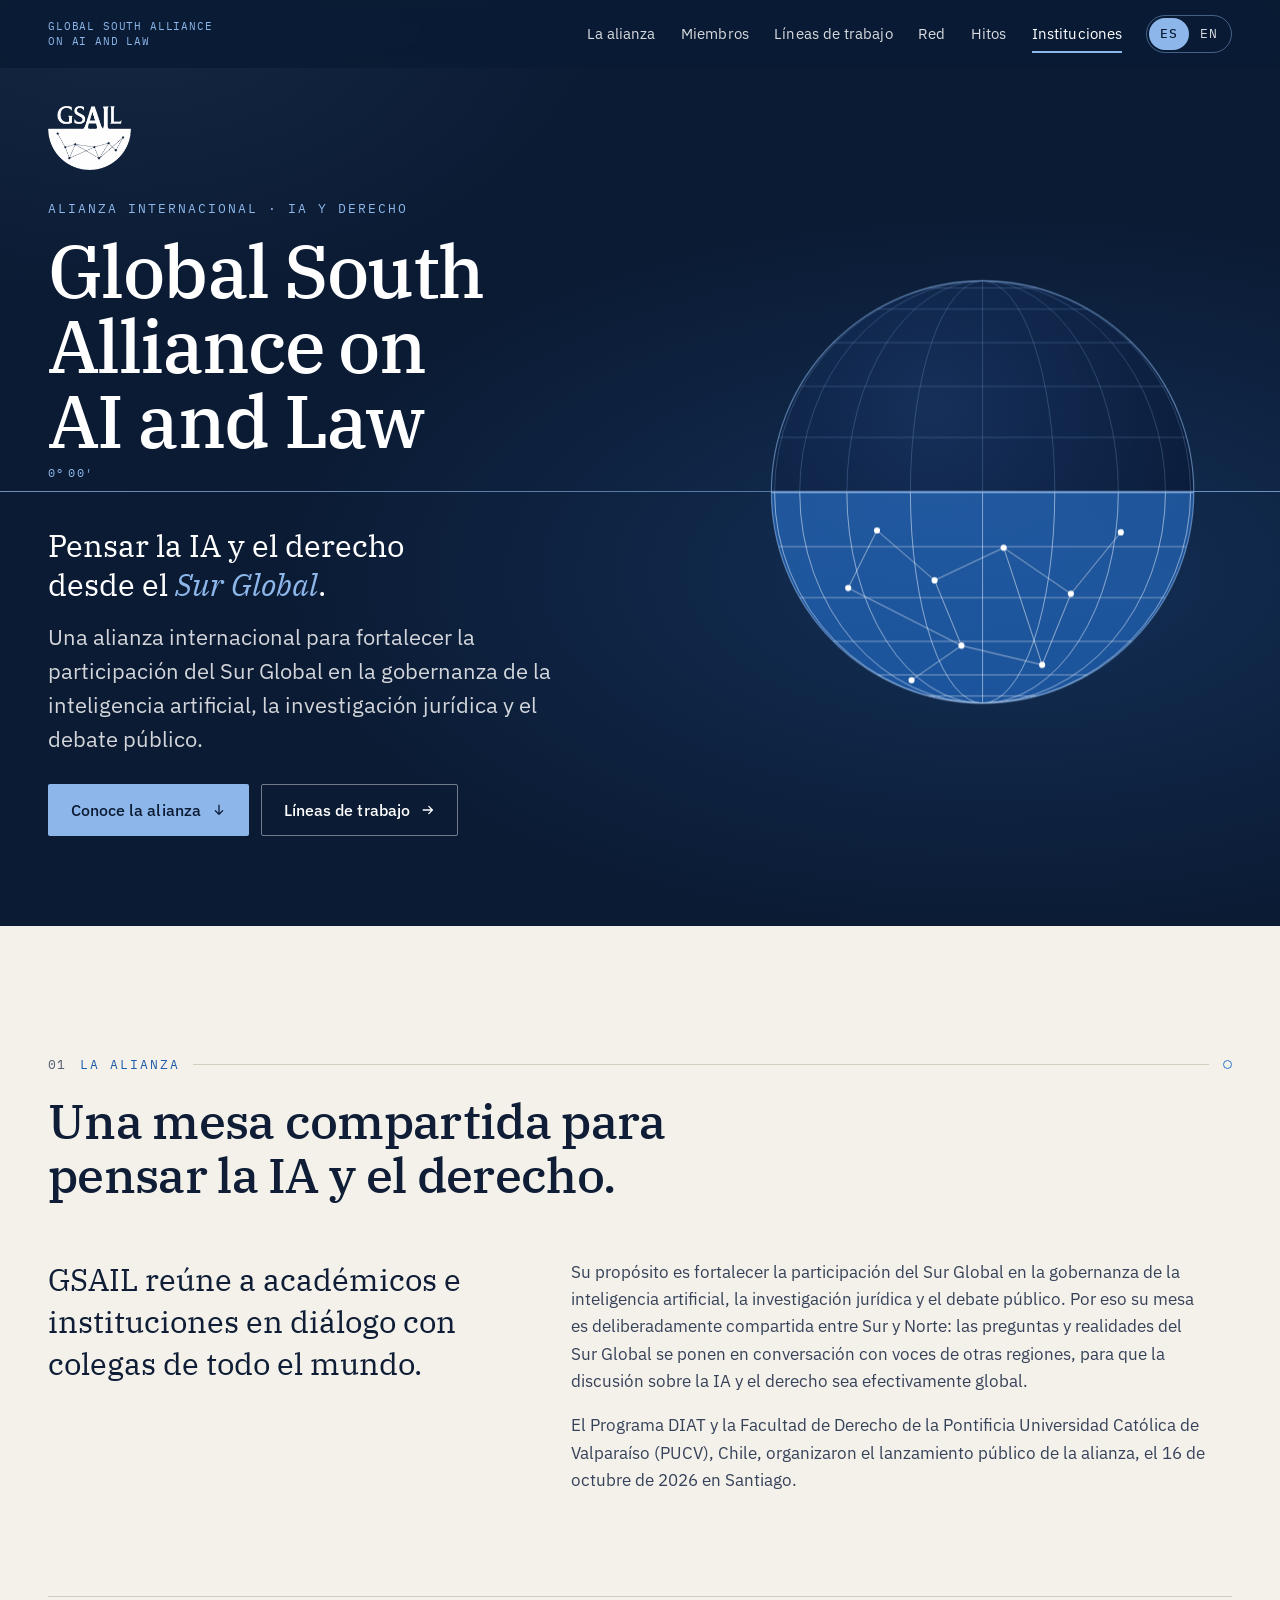
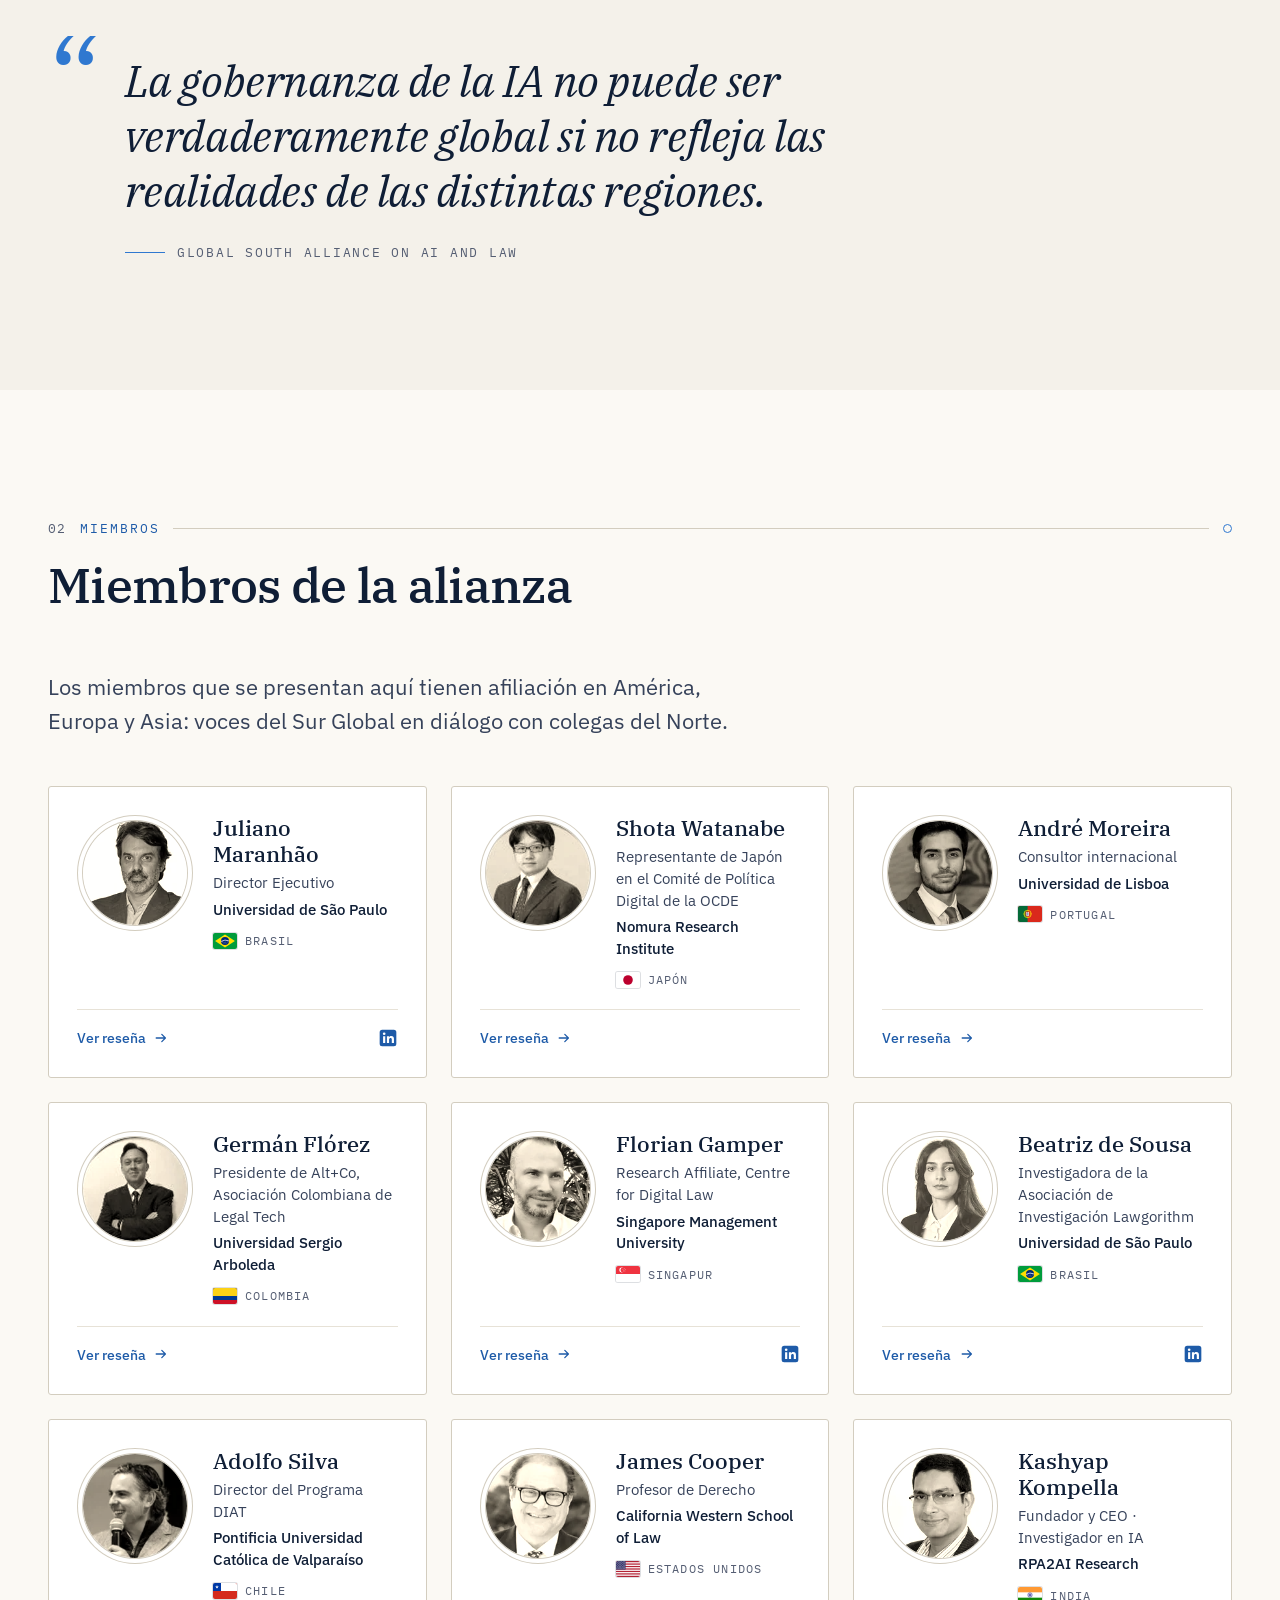
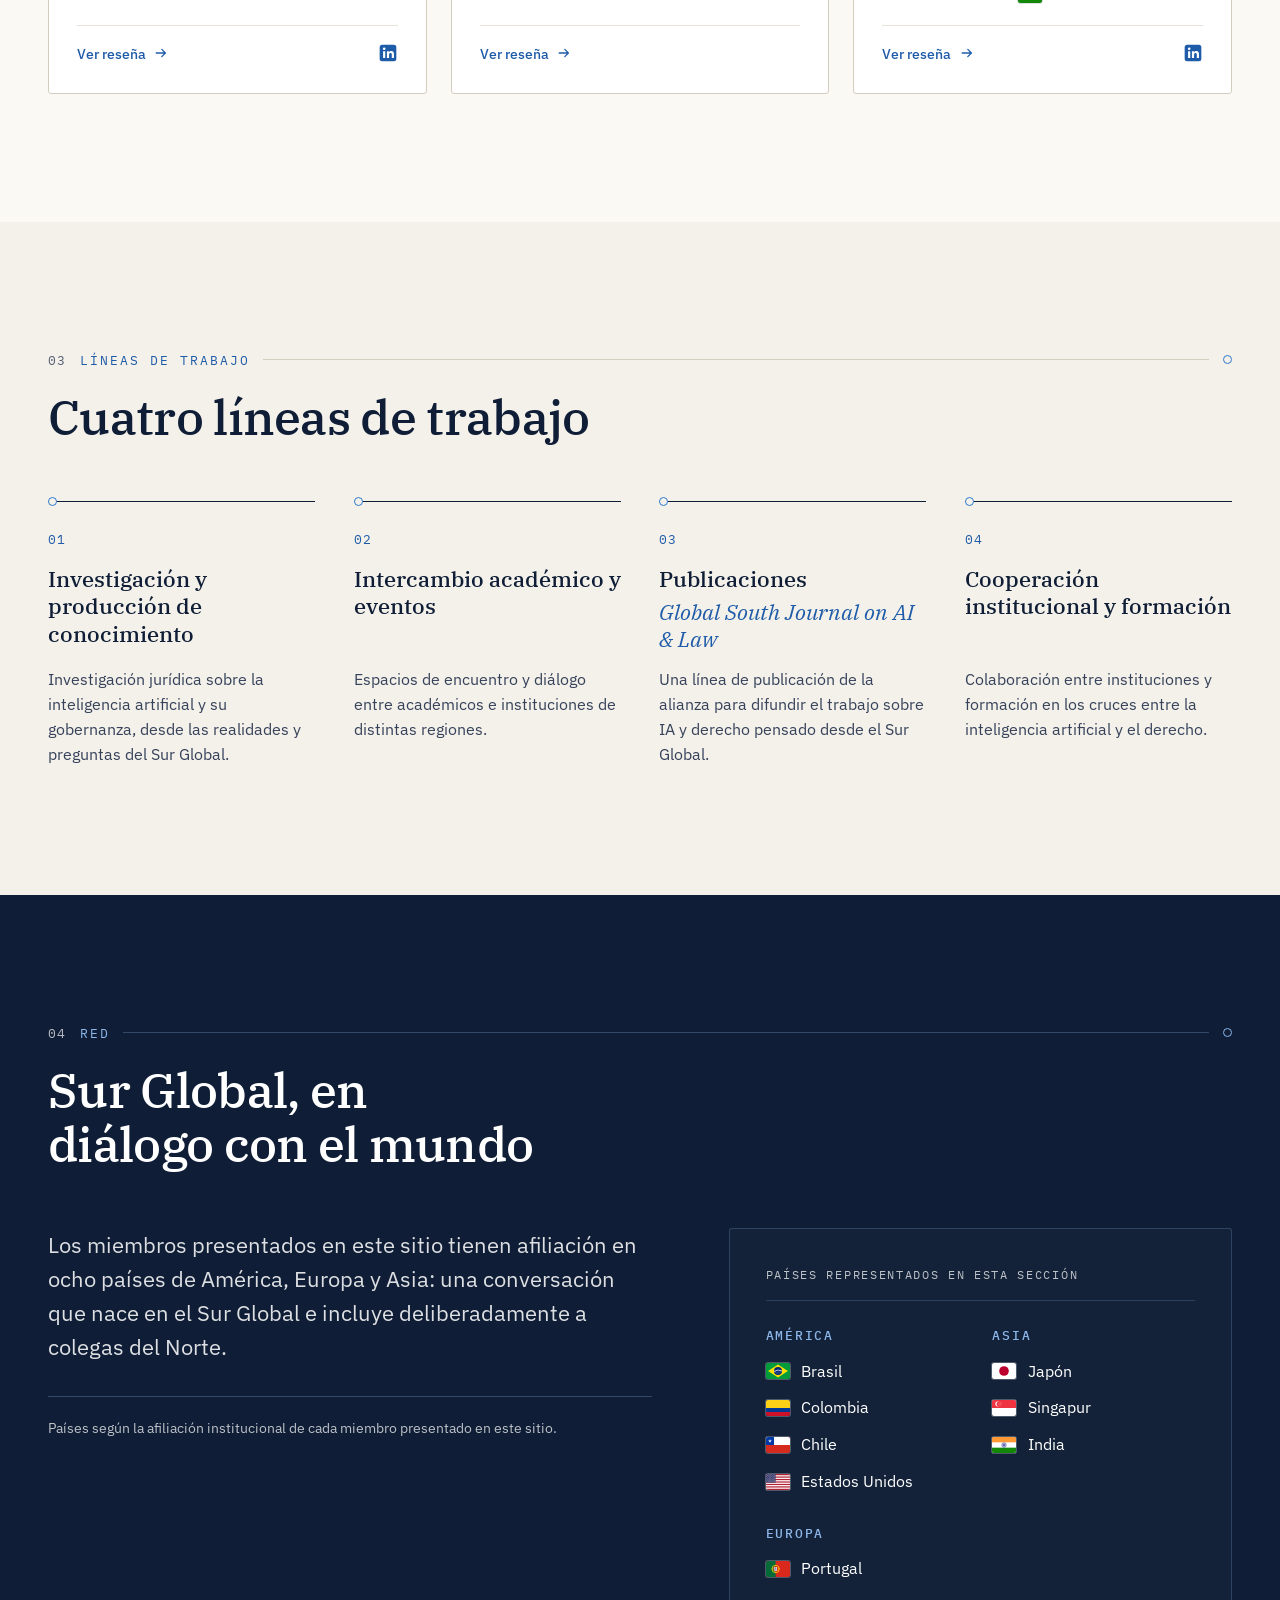
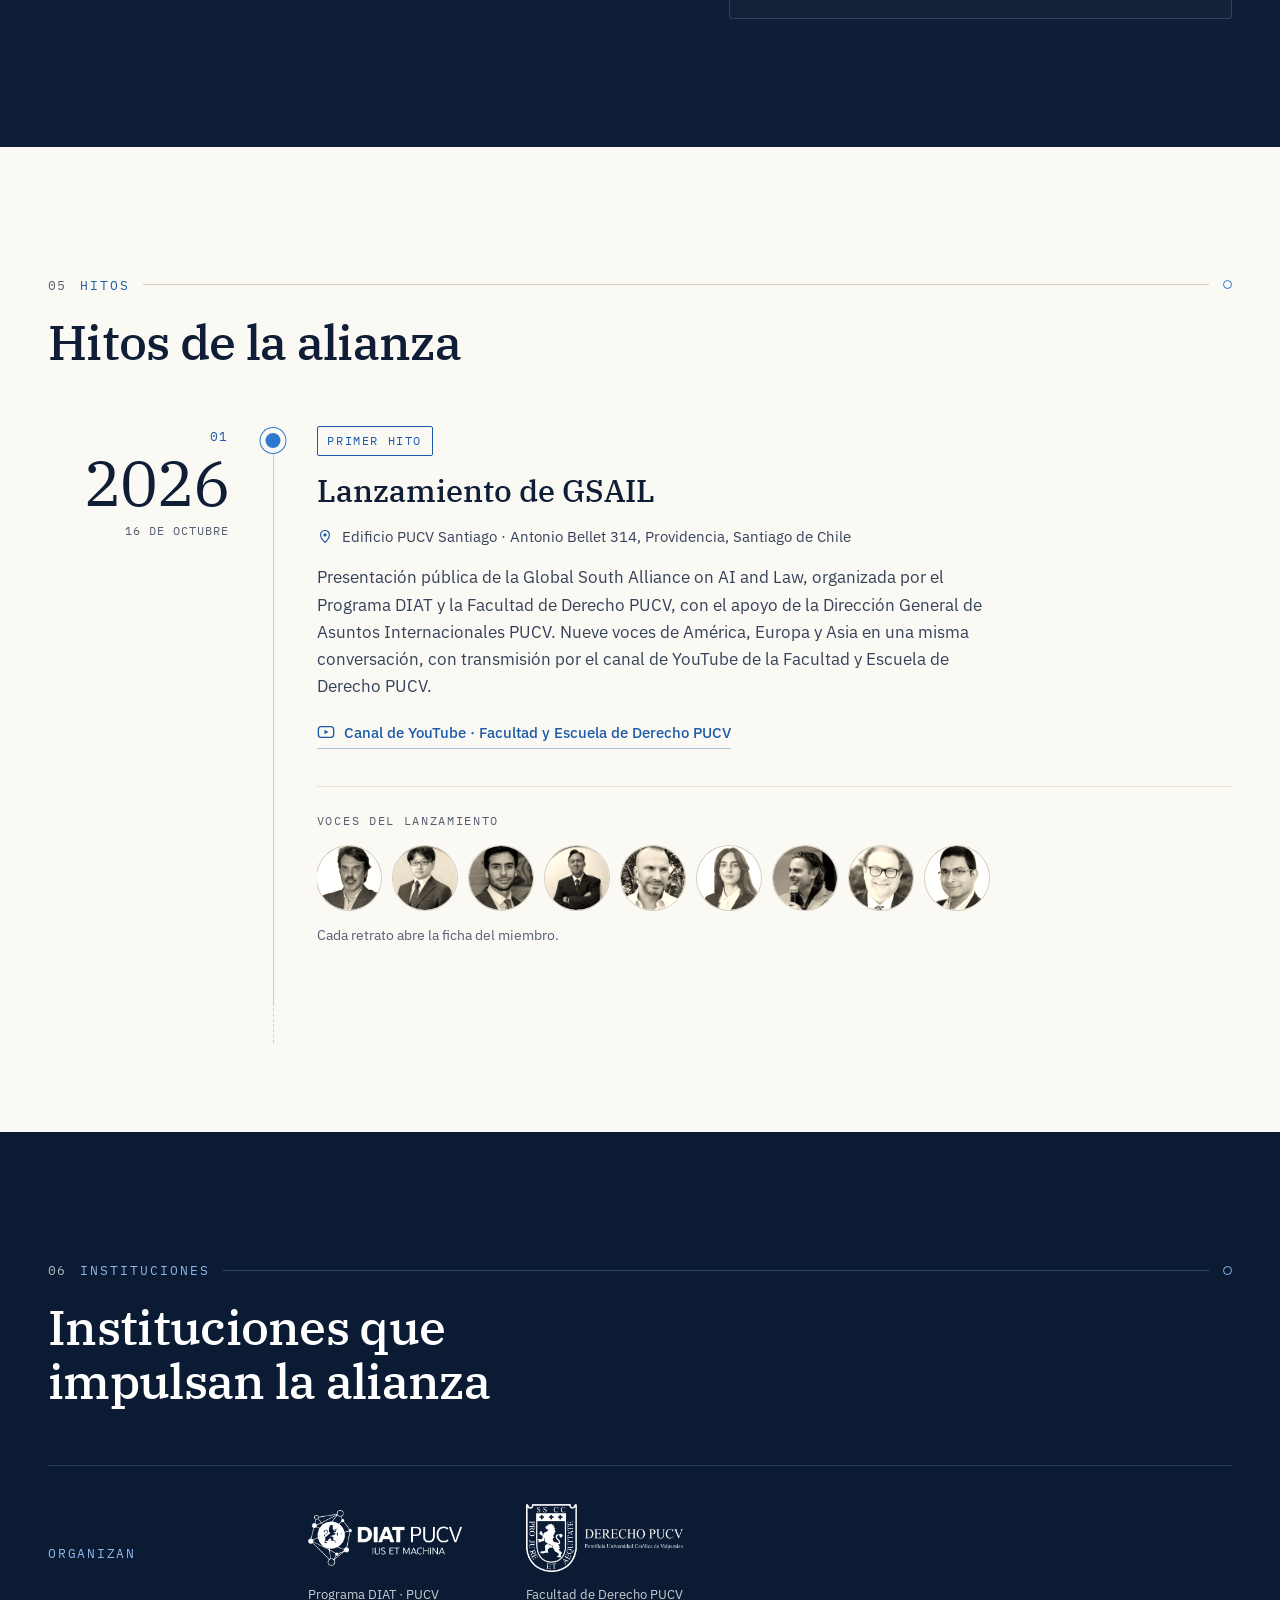
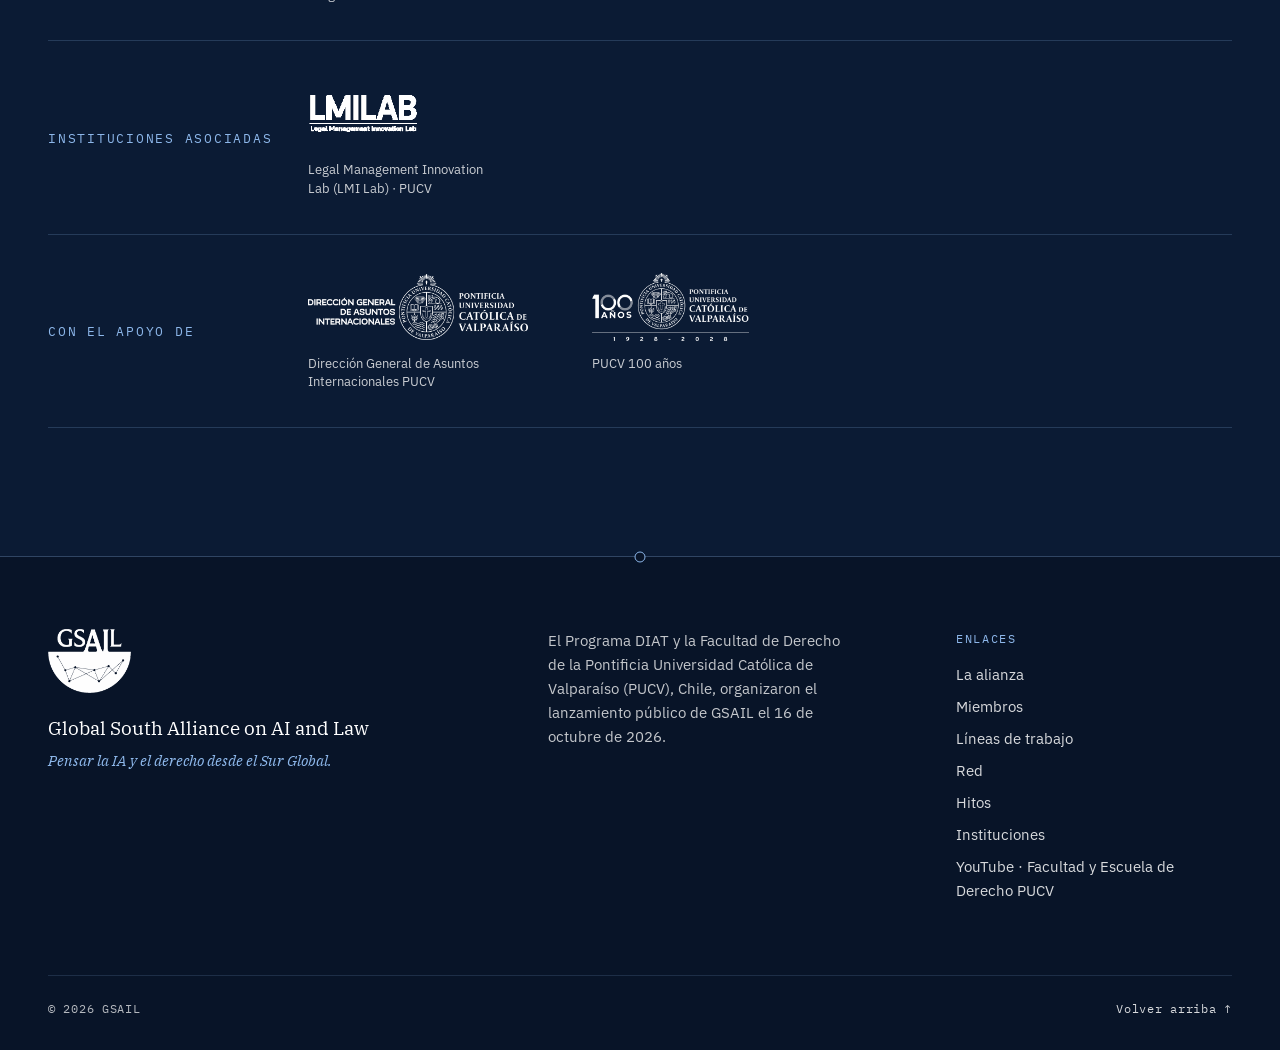
<file: index.html>
<!doctype html>
<html lang="es" dir="ltr">
<head>
  <meta charset="utf-8">
  <meta name="viewport" content="width=device-width, initial-scale=1">
  <title>GSAIL · Global South Alliance on AI and Law</title>
  <meta name="description" content="Alianza internacional para fortalecer la participación del Sur Global en la gobernanza de la IA, la investigación jurídica y el debate público.">
  <meta name="theme-color" content="#0B1B34">
  <meta name="color-scheme" content="light">

  <!-- Archivo generado por tools/embed-content.js desde content.json: no editar a mano. -->
  <link rel="canonical" href="https://gsail-alliance.vercel.app/">
  <link rel="alternate" hreflang="es" href="https://gsail-alliance.vercel.app/">
  <link rel="alternate" hreflang="en" href="https://gsail-alliance.vercel.app/en/">
  <link rel="alternate" hreflang="x-default" href="https://gsail-alliance.vercel.app/">

  <meta property="og:type" content="website">
  <meta property="og:site_name" content="GSAIL · Global South Alliance on AI and Law">
  <meta property="og:title" content="GSAIL · Global South Alliance on AI and Law">
  <meta property="og:description" content="Alianza internacional para fortalecer la participación del Sur Global en la gobernanza de la IA, la investigación jurídica y el debate público.">
  <meta property="og:url" content="https://gsail-alliance.vercel.app/">
  <meta property="og:image" content="https://gsail-alliance.vercel.app/assets/og.jpg">
  <meta property="og:image:type" content="image/jpeg">
  <meta property="og:image:width" content="1200">
  <meta property="og:image:height" content="630">
  <meta property="og:image:alt" content="GSAIL · Global South Alliance on AI and Law. Pensar la IA y el derecho desde el Sur Global.">
  <meta property="og:locale" content="es_CL">
  <meta property="og:locale:alternate" content="en_US">
  <meta name="twitter:card" content="summary_large_image">
  <meta name="twitter:title" content="GSAIL · Global South Alliance on AI and Law">
  <meta name="twitter:description" content="Alianza internacional para fortalecer la participación del Sur Global en la gobernanza de la IA, la investigación jurídica y el debate público.">
  <meta name="twitter:image" content="https://gsail-alliance.vercel.app/assets/og.jpg">
  <meta name="twitter:image:alt" content="GSAIL · Global South Alliance on AI and Law. Pensar la IA y el derecho desde el Sur Global.">

  <link rel="icon" href="assets/icons/favicon.ico" sizes="16x16 32x32 48x48">
  <link rel="icon" type="image/png" href="assets/icons/icon-512.png" sizes="512x512">
  <link rel="apple-touch-icon" href="assets/icons/apple-touch-icon.png">

  <link rel="preconnect" href="https://fonts.googleapis.com">
  <link rel="preconnect" href="https://fonts.gstatic.com" crossorigin>
  <link rel="stylesheet" href="https://fonts.googleapis.com/css2?family=IBM+Plex+Mono:wght@400;500&family=IBM+Plex+Sans:wght@400;500;600&family=IBM+Plex+Serif:ital,wght@0,400;0,500;1,400&display=swap">
  <link rel="stylesheet" href="styles.css">
  <script>document.documentElement.className += ' js';</script>

  <script type="application/ld+json">
{
  "@context": "https://schema.org",
  "@graph": [
    {
      "@type": "Organization",
      "@id": "https://gsail-alliance.vercel.app/#organization",
      "name": "Global South Alliance on AI and Law",
      "alternateName": "GSAIL",
      "url": "https://gsail-alliance.vercel.app/",
      "logo": "https://gsail-alliance.vercel.app/assets/logos/gsail-color.png",
      "description": "Alianza internacional para fortalecer la participación del Sur Global en la gobernanza de la IA, la investigación jurídica y el debate público.",
      "areaServed": {
        "@type": "Place",
        "name": "Sur Global"
      },
      "member": [
        {
          "@type": "OrganizationRole",
          "roleName": "Miembro",
          "member": {
            "@id": "https://gsail-alliance.vercel.app/#miembro-maranhao"
          }
        },
        {
          "@type": "OrganizationRole",
          "roleName": "Miembro",
          "member": {
            "@id": "https://gsail-alliance.vercel.app/#miembro-watanabe"
          }
        },
        {
          "@type": "OrganizationRole",
          "roleName": "Miembro",
          "member": {
            "@id": "https://gsail-alliance.vercel.app/#miembro-moreira"
          }
        },
        {
          "@type": "OrganizationRole",
          "roleName": "Miembro",
          "member": {
            "@id": "https://gsail-alliance.vercel.app/#miembro-florez"
          }
        },
        {
          "@type": "OrganizationRole",
          "roleName": "Miembro",
          "member": {
            "@id": "https://gsail-alliance.vercel.app/#miembro-gamper"
          }
        },
        {
          "@type": "OrganizationRole",
          "roleName": "Miembro",
          "member": {
            "@id": "https://gsail-alliance.vercel.app/#miembro-desousa"
          }
        },
        {
          "@type": "OrganizationRole",
          "roleName": "Miembro",
          "member": {
            "@id": "https://gsail-alliance.vercel.app/#miembro-silva"
          }
        },
        {
          "@type": "OrganizationRole",
          "roleName": "Miembro",
          "member": {
            "@id": "https://gsail-alliance.vercel.app/#miembro-cooper"
          }
        },
        {
          "@type": "OrganizationRole",
          "roleName": "Miembro",
          "member": {
            "@id": "https://gsail-alliance.vercel.app/#miembro-kompella"
          }
        }
      ]
    },
    {
      "@type": "Person",
      "@id": "https://gsail-alliance.vercel.app/#miembro-maranhao",
      "name": "Juliano Maranhão",
      "jobTitle": "Director Ejecutivo",
      "affiliation": {
        "@type": "Organization",
        "name": "Universidad de São Paulo"
      },
      "image": "https://gsail-alliance.vercel.app/assets/expositores/maranhao.jpg",
      "sameAs": [
        "https://www.linkedin.com/in/juliano-maranh%C3%A3o-b9ab0140/"
      ]
    },
    {
      "@type": "Person",
      "@id": "https://gsail-alliance.vercel.app/#miembro-watanabe",
      "name": "Shota Watanabe",
      "jobTitle": "Representante de Japón en el Comité de Política Digital de la OCDE",
      "affiliation": {
        "@type": "Organization",
        "name": "Nomura Research Institute"
      },
      "image": "https://gsail-alliance.vercel.app/assets/expositores/watanabe.jpg"
    },
    {
      "@type": "Person",
      "@id": "https://gsail-alliance.vercel.app/#miembro-moreira",
      "name": "André Moreira",
      "jobTitle": "Consultor internacional",
      "affiliation": {
        "@type": "Organization",
        "name": "Universidad de Lisboa"
      },
      "image": "https://gsail-alliance.vercel.app/assets/expositores/moreira.jpg"
    },
    {
      "@type": "Person",
      "@id": "https://gsail-alliance.vercel.app/#miembro-florez",
      "name": "Germán Flórez",
      "jobTitle": "Presidente de Alt+Co, Asociación Colombiana de Legal Tech",
      "affiliation": {
        "@type": "Organization",
        "name": "Universidad Sergio Arboleda"
      },
      "image": "https://gsail-alliance.vercel.app/assets/expositores/florez.jpg"
    },
    {
      "@type": "Person",
      "@id": "https://gsail-alliance.vercel.app/#miembro-gamper",
      "name": "Florian Gamper",
      "jobTitle": "Research Affiliate, Centre for Digital Law",
      "affiliation": {
        "@type": "Organization",
        "name": "Singapore Management University"
      },
      "image": "https://gsail-alliance.vercel.app/assets/expositores/gamper.jpg",
      "sameAs": [
        "https://www.linkedin.com/in/fgamper/"
      ]
    },
    {
      "@type": "Person",
      "@id": "https://gsail-alliance.vercel.app/#miembro-desousa",
      "name": "Beatriz de Sousa",
      "jobTitle": "Investigadora de la Asociación de Investigación Lawgorithm",
      "affiliation": {
        "@type": "Organization",
        "name": "Universidad de São Paulo"
      },
      "image": "https://gsail-alliance.vercel.app/assets/expositores/desousa.jpg",
      "sameAs": [
        "https://www.linkedin.com/in/beatriz-de-sousa-60791017a/"
      ]
    },
    {
      "@type": "Person",
      "@id": "https://gsail-alliance.vercel.app/#miembro-silva",
      "name": "Adolfo Silva",
      "jobTitle": "Director del Programa DIAT",
      "affiliation": {
        "@type": "Organization",
        "name": "Pontificia Universidad Católica de Valparaíso"
      },
      "image": "https://gsail-alliance.vercel.app/assets/expositores/silva.jpg",
      "sameAs": [
        "https://www.linkedin.com/in/adolfo-silva-walbaum-b9676a39/"
      ]
    },
    {
      "@type": "Person",
      "@id": "https://gsail-alliance.vercel.app/#miembro-cooper",
      "name": "James Cooper",
      "jobTitle": "Profesor de Derecho",
      "affiliation": {
        "@type": "Organization",
        "name": "California Western School of Law"
      },
      "image": "https://gsail-alliance.vercel.app/assets/expositores/cooper.jpg"
    },
    {
      "@type": "Person",
      "@id": "https://gsail-alliance.vercel.app/#miembro-kompella",
      "name": "Kashyap Kompella",
      "jobTitle": "Fundador y CEO · Investigador en IA",
      "affiliation": {
        "@type": "Organization",
        "name": "RPA2AI Research"
      },
      "image": "https://gsail-alliance.vercel.app/assets/expositores/kompella.jpg",
      "sameAs": [
        "https://www.linkedin.com/in/kashyapkompella/"
      ]
    },
    {
      "@type": "Event",
      "@id": "https://gsail-alliance.vercel.app/#hito-01",
      "name": "Lanzamiento de GSAIL · Global South Alliance on AI and Law",
      "startDate": "2026-10-16T09:30:00-03:00",
      "eventStatus": "https://schema.org/EventScheduled",
      "eventAttendanceMode": "https://schema.org/MixedEventAttendanceMode",
      "description": "Presentación pública de la Global South Alliance on AI and Law, organizada por el Programa DIAT y la Facultad de Derecho PUCV, con el apoyo de la Dirección General de Asuntos Internacionales PUCV. Nueve voces de América, Europa y Asia en una misma conversación, con transmisión por el canal de YouTube de la Facultad y Escuela de Derecho PUCV.",
      "image": "https://gsail-alliance.vercel.app/assets/og.jpg",
      "location": [
        {
          "@type": "Place",
          "name": "Edificio PUCV Santiago",
          "address": {
            "@type": "PostalAddress",
            "streetAddress": "Antonio Bellet 314",
            "addressLocality": "Providencia",
            "addressRegion": "Región Metropolitana de Santiago",
            "addressCountry": "CL"
          }
        },
        {
          "@type": "VirtualLocation",
          "name": "YouTube · Facultad y Escuela de Derecho PUCV",
          "url": "https://www.youtube.com/@FacultadyEscueladeDerechoPUCV"
        }
      ],
      "organizer": [
        {
          "@type": "Organization",
          "name": "Programa DIAT · PUCV",
          "url": "https://www.diatpucv.cl/"
        },
        {
          "@type": "Organization",
          "name": "Facultad de Derecho PUCV",
          "url": "https://www.pucv.cl/uuaa/derecho-pucv"
        }
      ],
      "performer": [
        {
          "@id": "https://gsail-alliance.vercel.app/#miembro-maranhao"
        },
        {
          "@id": "https://gsail-alliance.vercel.app/#miembro-watanabe"
        },
        {
          "@id": "https://gsail-alliance.vercel.app/#miembro-moreira"
        },
        {
          "@id": "https://gsail-alliance.vercel.app/#miembro-florez"
        },
        {
          "@id": "https://gsail-alliance.vercel.app/#miembro-gamper"
        },
        {
          "@id": "https://gsail-alliance.vercel.app/#miembro-desousa"
        },
        {
          "@id": "https://gsail-alliance.vercel.app/#miembro-silva"
        },
        {
          "@id": "https://gsail-alliance.vercel.app/#miembro-cooper"
        },
        {
          "@id": "https://gsail-alliance.vercel.app/#miembro-kompella"
        }
      ],
      "about": {
        "@id": "https://gsail-alliance.vercel.app/#organization"
      },
      "inLanguage": "es"
    }
  ]
}
  </script>
</head>
<body>
  <div id="app" data-lang="es" data-base=""><a class="skip-link" href="#contenido">Saltar al contenido</a><header class="site-header" id="top"><div class="wrap site-header__inner"><a class="brand" href="#inicio" aria-label="GSAIL, inicio"><picture class="logo brand__logo logo--gsail-blanco"><source type="image/webp" srcset="assets/logos/gsail-blanco.webp"><img src="assets/logos/gsail-blanco.png" width="311" height="240" alt="GSAIL" fetchpriority="high" decoding="async"></picture><span class="brand__text" aria-hidden="true">Global South Alliance<br>on AI and Law</span></a><nav class="site-nav" id="site-nav" aria-label="Navegación principal"><ul><li><a href="#alianza" data-nav="alianza">La alianza</a></li><li><a href="#miembros" data-nav="miembros">Miembros</a></li><li><a href="#lineas" data-nav="lineas">Líneas de trabajo</a></li><li><a href="#red" data-nav="red">Red</a></li><li><a href="#hitos" data-nav="hitos">Hitos</a></li><li><a href="#instituciones" data-nav="instituciones">Instituciones</a></li></ul></nav><div class="site-header__tools"><div class="lang" role="group" aria-label="Idioma"><a class="lang__btn" href="#inicio" hreflang="es" aria-current="true"><span aria-hidden="true">ES</span><span class="sr-only" lang="es">Español</span></a><a class="lang__btn" href="en/" hreflang="en" data-lang-link><span aria-hidden="true">EN</span><span class="sr-only" lang="en">English</span></a></div><button type="button" class="menu-btn" aria-expanded="false" aria-controls="site-nav" data-open="Abrir menú" data-close="Cerrar menú"><svg class="icon" viewBox="0 0 20 20" width="20" height="20" aria-hidden="true" focusable="false"><path d="M3 6h14M3 10h14M3 14h14" fill="none" stroke="currentColor" stroke-width="1.6" stroke-linecap="round"/></svg><span class="menu-btn__label">Menú</span></button></div></div></header><main id="contenido" tabindex="-1"><section class="hero" id="inicio" aria-labelledby="hero-title"><div class="wrap hero__north"><picture class="logo hero__logo logo--gsail-blanco"><source type="image/webp" srcset="assets/logos/gsail-blanco.webp"><img src="assets/logos/gsail-blanco.png" width="311" height="240" alt="GSAIL" fetchpriority="high" decoding="async"></picture><p class="hero__kicker">Alianza internacional · IA y derecho</p><h1 class="hero__title" id="hero-title">Global South Alliance on AI and Law</h1></div><div class="hero__equator" aria-hidden="true"><span class="hero__deg">0°&thinsp;00′</span><div class="hero__globe"><svg class="globe" viewBox="0 0 520 520" width="520" height="520" role="img" aria-hidden="true" focusable="false"><defs><radialGradient id="g-shade" cx="38%" cy="30%" r="80%"><stop offset="0" stop-color="#16305a"/><stop offset=".65" stop-color="#0d2142"/><stop offset="1" stop-color="#091833"/></radialGradient><linearGradient id="g-south" x1="0" y1="0" x2="0" y2="1"><stop offset="0" stop-color="#2F78D0" stop-opacity=".55"/><stop offset="1" stop-color="#1E5BA8" stop-opacity=".9"/></linearGradient><clipPath id="g-clip"><circle cx="260" cy="260" r="220"/></clipPath><clipPath id="g-clip-s"><rect x="0" y="260" width="520" height="260"/></clipPath></defs><circle cx="260" cy="260" r="220" fill="url(#g-shade)"/><g clip-path="url(#g-clip-s)"><circle class="globe__south" cx="260" cy="260" r="220" fill="url(#g-south)"/></g><g class="globe__grid" clip-path="url(#g-clip)" fill="none"><g class="globe__grid-n"><line x1="47.5" y1="203.1" x2="472.5" y2="203.1"/><line x1="69.5" y1="150.0" x2="450.5" y2="150.0"/><line x1="104.4" y1="104.4" x2="415.6" y2="104.4"/><line x1="150.0" y1="69.5" x2="370.0" y2="69.5"/><line x1="203.1" y1="47.5" x2="316.9" y2="47.5"/><line x1="260" y1="40" x2="260" y2="480"/><ellipse cx="260" cy="260" rx="75.2" ry="220"/><ellipse cx="260" cy="260" rx="141.4" ry="220"/><ellipse cx="260" cy="260" rx="190.5" ry="220"/><ellipse cx="260" cy="260" rx="216.7" ry="220"/></g><g class="globe__grid-s" clip-path="url(#g-clip-s)"><line x1="47.5" y1="316.9" x2="472.5" y2="316.9"/><line x1="69.5" y1="370.0" x2="450.5" y2="370.0"/><line x1="104.4" y1="415.6" x2="415.6" y2="415.6"/><line x1="150.0" y1="450.5" x2="370.0" y2="450.5"/><line x1="203.1" y1="472.5" x2="316.9" y2="472.5"/><line x1="260" y1="40" x2="260" y2="480"/><ellipse cx="260" cy="260" rx="75.2" ry="220"/><ellipse cx="260" cy="260" rx="141.4" ry="220"/><ellipse cx="260" cy="260" rx="190.5" ry="220"/><ellipse cx="260" cy="260" rx="216.7" ry="220"/></g></g><g class="globe__net"><line x1="150" y1="300" x2="210" y2="352"/><line x1="210" y1="352" x2="282" y2="318"/><line x1="282" y1="318" x2="352" y2="366"/><line x1="352" y1="366" x2="404" y2="302"/><line x1="210" y1="352" x2="238" y2="420"/><line x1="238" y1="420" x2="322" y2="440"/><line x1="322" y1="440" x2="352" y2="366"/><line x1="150" y1="300" x2="120" y2="360"/><line x1="120" y1="360" x2="238" y2="420"/><line x1="238" y1="420" x2="186" y2="456"/><line x1="282" y1="318" x2="322" y2="440"/><circle cx="150" cy="300" r="3.2"/><circle cx="210" cy="352" r="3.2"/><circle cx="282" cy="318" r="3.2"/><circle cx="352" cy="366" r="3.2"/><circle cx="404" cy="302" r="3.2"/><circle cx="238" cy="420" r="3.2"/><circle cx="322" cy="440" r="3.2"/><circle cx="120" cy="360" r="3.2"/><circle cx="186" cy="456" r="3.2"/></g><circle class="globe__rim" cx="260" cy="260" r="220" fill="none"/><line class="globe__equator" x1="40" y1="260" x2="480" y2="260"/></svg></div></div><div class="wrap hero__south"><p class="hero__subtitle">Pensar la IA y el derecho desde el <em>Sur Global</em>.</p><p class="hero__lead">Una alianza internacional para fortalecer la participación del Sur Global en la gobernanza de la inteligencia artificial, la investigación jurídica y el debate público.</p><div class="hero__ctas"><a class="btn btn--primary" href="#alianza">Conoce la alianza<svg class="icon" viewBox="0 0 20 20" width="16" height="16" aria-hidden="true" focusable="false"><path d="M10 4v11M5.5 11 10 15.5 14.5 11" fill="none" stroke="currentColor" stroke-width="1.6" stroke-linecap="round" stroke-linejoin="round"/></svg></a><a class="btn btn--ghost" href="#lineas">Líneas de trabajo<svg class="icon" viewBox="0 0 20 20" width="16" height="16" aria-hidden="true" focusable="false"><path d="M4 10h11M11 5.5 15.5 10 11 14.5" fill="none" stroke="currentColor" stroke-width="1.6" stroke-linecap="round" stroke-linejoin="round"/></svg></a></div></div></section><section class="section section--ivory" id="alianza" aria-labelledby="alianza-title"><div class="wrap"><header class="shead"><p class="eq"><span class="eq__n">01</span><span class="eq__label">La alianza</span><span class="eq__line" aria-hidden="true"></span><span class="eq__node" aria-hidden="true"></span></p><h2 class="shead__title" id="alianza-title">Una mesa compartida para pensar la IA y el derecho.</h2></header><div class="about"><p class="about__lead" data-reveal>GSAIL reúne a académicos e instituciones en diálogo con colegas de todo el mundo.</p><div class="about__body" data-reveal><p>Su propósito es fortalecer la participación del Sur Global en la gobernanza de la inteligencia artificial, la investigación jurídica y el debate público. Por eso su mesa es deliberadamente compartida entre Sur y Norte: las preguntas y realidades del Sur Global se ponen en conversación con voces de otras regiones, para que la discusión sobre la IA y el derecho sea efectivamente global.</p><p>El Programa DIAT y la Facultad de Derecho de la Pontificia Universidad Católica de Valparaíso (PUCV), Chile, organizaron el lanzamiento público de la alianza, el 16 de octubre de 2026 en Santiago.</p></div></div><figure class="quote" data-reveal><blockquote><p>La gobernanza de la IA no puede ser verdaderamente global si no refleja las realidades de las distintas regiones.</p></blockquote><figcaption>Global South Alliance on AI and Law</figcaption></figure></div></section><section class="section section--paper" id="miembros" aria-labelledby="miembros-title"><div class="wrap"><header class="shead"><p class="eq"><span class="eq__n">02</span><span class="eq__label">Miembros</span><span class="eq__line" aria-hidden="true"></span><span class="eq__node" aria-hidden="true"></span></p><h2 class="shead__title" id="miembros-title">Miembros de la alianza</h2></header><p class="section__lead" data-reveal>Los miembros que se presentan aquí tienen afiliación en América, Europa y Asia: voces del Sur Global en diálogo con colegas del Norte.</p><ul class="members" role="list"><li class="members__item" data-reveal style="--i:0"><a class="member" id="miembro-maranhao" href="#miembro-maranhao" data-member="maranhao" aria-haspopup="dialog" aria-labelledby="m-maranhao-name" aria-describedby="m-maranhao-desc"><span class="member__photo"><picture class="portrait"><source type="image/webp" srcset="assets/expositores/maranhao-160.webp 160w, assets/expositores/maranhao-240.webp 240w, assets/expositores/maranhao.webp 400w" sizes="(max-width: 479px) 72px, 104px"><img src="assets/expositores/maranhao-240.jpg" srcset="assets/expositores/maranhao-160.jpg 160w, assets/expositores/maranhao-240.jpg 240w, assets/expositores/maranhao.jpg 400w" sizes="(max-width: 479px) 72px, 104px" width="400" height="400" alt="" loading="lazy" decoding="async"></picture></span><div class="member__body"><h3 class="member__name" id="m-maranhao-name">Juliano Maranhão</h3><div id="m-maranhao-desc" class="member__desc"><span class="member__role">Director Ejecutivo</span><span class="member__inst">Universidad de São Paulo</span><span class="member__country"><img class="flag" src="assets/banderas/br.svg" width="24" height="16" alt="" loading="lazy" decoding="async">Brasil</span><span class="sr-only">Perfil de LinkedIn disponible</span></div></div><span class="member__foot" aria-hidden="true"><span class="member__more">Ver reseña<svg class="icon" viewBox="0 0 20 20" width="16" height="16" aria-hidden="true" focusable="false"><path d="M4 10h11M11 5.5 15.5 10 11 14.5" fill="none" stroke="currentColor" stroke-width="1.6" stroke-linecap="round" stroke-linejoin="round"/></svg></span><span class="member__li" title="Perfil de LinkedIn disponible"><svg class="icon icon--li" viewBox="0 0 24 24" width="20" height="20" aria-hidden="true" focusable="false"><path fill="currentColor" fill-rule="evenodd" d="M5 2h14a3 3 0 0 1 3 3v14a3 3 0 0 1-3 3H5a3 3 0 0 1-3-3V5a3 3 0 0 1 3-3zM6.1 9.8h2.6V18H6.1zM9 6.9a1.6 1.6 0 1 1-3.2 0 1.6 1.6 0 0 1 3.2 0zM10.7 9.8h2.5v1.15c.5-.8 1.5-1.35 2.8-1.35 2.2 0 3.15 1.4 3.15 3.65V18h-2.6v-4.2c0-1.15-.4-1.85-1.45-1.85-1.05 0-1.8.75-1.8 1.95V18h-2.6z"/></svg></span></span></a></li><li class="members__item" data-reveal style="--i:1"><a class="member" id="miembro-watanabe" href="#miembro-watanabe" data-member="watanabe" aria-haspopup="dialog" aria-labelledby="m-watanabe-name" aria-describedby="m-watanabe-desc"><span class="member__photo"><picture class="portrait"><source type="image/webp" srcset="assets/expositores/watanabe-160.webp 160w, assets/expositores/watanabe-240.webp 240w, assets/expositores/watanabe.webp 400w" sizes="(max-width: 479px) 72px, 104px"><img src="assets/expositores/watanabe-240.jpg" srcset="assets/expositores/watanabe-160.jpg 160w, assets/expositores/watanabe-240.jpg 240w, assets/expositores/watanabe.jpg 400w" sizes="(max-width: 479px) 72px, 104px" width="400" height="400" alt="" loading="lazy" decoding="async"></picture></span><div class="member__body"><h3 class="member__name" id="m-watanabe-name">Shota Watanabe</h3><div id="m-watanabe-desc" class="member__desc"><span class="member__role">Representante de Japón en el Comité de Política Digital de la OCDE</span><span class="member__inst">Nomura Research Institute</span><span class="member__country"><img class="flag" src="assets/banderas/jp.svg" width="24" height="16" alt="" loading="lazy" decoding="async">Japón</span></div></div><span class="member__foot" aria-hidden="true"><span class="member__more">Ver reseña<svg class="icon" viewBox="0 0 20 20" width="16" height="16" aria-hidden="true" focusable="false"><path d="M4 10h11M11 5.5 15.5 10 11 14.5" fill="none" stroke="currentColor" stroke-width="1.6" stroke-linecap="round" stroke-linejoin="round"/></svg></span></span></a></li><li class="members__item" data-reveal style="--i:2"><a class="member" id="miembro-moreira" href="#miembro-moreira" data-member="moreira" aria-haspopup="dialog" aria-labelledby="m-moreira-name" aria-describedby="m-moreira-desc"><span class="member__photo"><picture class="portrait"><source type="image/webp" srcset="assets/expositores/moreira-160.webp 160w, assets/expositores/moreira-240.webp 240w, assets/expositores/moreira.webp 400w" sizes="(max-width: 479px) 72px, 104px"><img src="assets/expositores/moreira-240.jpg" srcset="assets/expositores/moreira-160.jpg 160w, assets/expositores/moreira-240.jpg 240w, assets/expositores/moreira.jpg 400w" sizes="(max-width: 479px) 72px, 104px" width="400" height="400" alt="" loading="lazy" decoding="async"></picture></span><div class="member__body"><h3 class="member__name" id="m-moreira-name">André Moreira</h3><div id="m-moreira-desc" class="member__desc"><span class="member__role">Consultor internacional</span><span class="member__inst">Universidad de Lisboa</span><span class="member__country"><img class="flag" src="assets/banderas/pt.svg" width="24" height="16" alt="" loading="lazy" decoding="async">Portugal</span></div></div><span class="member__foot" aria-hidden="true"><span class="member__more">Ver reseña<svg class="icon" viewBox="0 0 20 20" width="16" height="16" aria-hidden="true" focusable="false"><path d="M4 10h11M11 5.5 15.5 10 11 14.5" fill="none" stroke="currentColor" stroke-width="1.6" stroke-linecap="round" stroke-linejoin="round"/></svg></span></span></a></li><li class="members__item" data-reveal style="--i:0"><a class="member" id="miembro-florez" href="#miembro-florez" data-member="florez" aria-haspopup="dialog" aria-labelledby="m-florez-name" aria-describedby="m-florez-desc"><span class="member__photo"><picture class="portrait"><source type="image/webp" srcset="assets/expositores/florez-160.webp 160w, assets/expositores/florez-240.webp 240w, assets/expositores/florez.webp 400w" sizes="(max-width: 479px) 72px, 104px"><img src="assets/expositores/florez-240.jpg" srcset="assets/expositores/florez-160.jpg 160w, assets/expositores/florez-240.jpg 240w, assets/expositores/florez.jpg 400w" sizes="(max-width: 479px) 72px, 104px" width="400" height="400" alt="" loading="lazy" decoding="async"></picture></span><div class="member__body"><h3 class="member__name" id="m-florez-name">Germán Flórez</h3><div id="m-florez-desc" class="member__desc"><span class="member__role">Presidente de Alt+Co, Asociación Colombiana de Legal Tech</span><span class="member__inst">Universidad Sergio Arboleda</span><span class="member__country"><img class="flag" src="assets/banderas/co.svg" width="24" height="16" alt="" loading="lazy" decoding="async">Colombia</span></div></div><span class="member__foot" aria-hidden="true"><span class="member__more">Ver reseña<svg class="icon" viewBox="0 0 20 20" width="16" height="16" aria-hidden="true" focusable="false"><path d="M4 10h11M11 5.5 15.5 10 11 14.5" fill="none" stroke="currentColor" stroke-width="1.6" stroke-linecap="round" stroke-linejoin="round"/></svg></span></span></a></li><li class="members__item" data-reveal style="--i:1"><a class="member" id="miembro-gamper" href="#miembro-gamper" data-member="gamper" aria-haspopup="dialog" aria-labelledby="m-gamper-name" aria-describedby="m-gamper-desc"><span class="member__photo"><picture class="portrait"><source type="image/webp" srcset="assets/expositores/gamper-160.webp 160w, assets/expositores/gamper-240.webp 240w, assets/expositores/gamper.webp 400w" sizes="(max-width: 479px) 72px, 104px"><img src="assets/expositores/gamper-240.jpg" srcset="assets/expositores/gamper-160.jpg 160w, assets/expositores/gamper-240.jpg 240w, assets/expositores/gamper.jpg 400w" sizes="(max-width: 479px) 72px, 104px" width="400" height="400" alt="" loading="lazy" decoding="async"></picture></span><div class="member__body"><h3 class="member__name" id="m-gamper-name">Florian Gamper</h3><div id="m-gamper-desc" class="member__desc"><span class="member__role">Research Affiliate, Centre for Digital Law</span><span class="member__inst">Singapore Management University</span><span class="member__country"><img class="flag" src="assets/banderas/sg.svg" width="24" height="16" alt="" loading="lazy" decoding="async">Singapur</span><span class="sr-only">Perfil de LinkedIn disponible</span></div></div><span class="member__foot" aria-hidden="true"><span class="member__more">Ver reseña<svg class="icon" viewBox="0 0 20 20" width="16" height="16" aria-hidden="true" focusable="false"><path d="M4 10h11M11 5.5 15.5 10 11 14.5" fill="none" stroke="currentColor" stroke-width="1.6" stroke-linecap="round" stroke-linejoin="round"/></svg></span><span class="member__li" title="Perfil de LinkedIn disponible"><svg class="icon icon--li" viewBox="0 0 24 24" width="20" height="20" aria-hidden="true" focusable="false"><path fill="currentColor" fill-rule="evenodd" d="M5 2h14a3 3 0 0 1 3 3v14a3 3 0 0 1-3 3H5a3 3 0 0 1-3-3V5a3 3 0 0 1 3-3zM6.1 9.8h2.6V18H6.1zM9 6.9a1.6 1.6 0 1 1-3.2 0 1.6 1.6 0 0 1 3.2 0zM10.7 9.8h2.5v1.15c.5-.8 1.5-1.35 2.8-1.35 2.2 0 3.15 1.4 3.15 3.65V18h-2.6v-4.2c0-1.15-.4-1.85-1.45-1.85-1.05 0-1.8.75-1.8 1.95V18h-2.6z"/></svg></span></span></a></li><li class="members__item" data-reveal style="--i:2"><a class="member" id="miembro-desousa" href="#miembro-desousa" data-member="desousa" aria-haspopup="dialog" aria-labelledby="m-desousa-name" aria-describedby="m-desousa-desc"><span class="member__photo"><picture class="portrait"><source type="image/webp" srcset="assets/expositores/desousa-160.webp 160w, assets/expositores/desousa-240.webp 240w, assets/expositores/desousa.webp 400w" sizes="(max-width: 479px) 72px, 104px"><img src="assets/expositores/desousa-240.jpg" srcset="assets/expositores/desousa-160.jpg 160w, assets/expositores/desousa-240.jpg 240w, assets/expositores/desousa.jpg 400w" sizes="(max-width: 479px) 72px, 104px" width="400" height="400" alt="" loading="lazy" decoding="async"></picture></span><div class="member__body"><h3 class="member__name" id="m-desousa-name">Beatriz de Sousa</h3><div id="m-desousa-desc" class="member__desc"><span class="member__role">Investigadora de la Asociación de Investigación Lawgorithm</span><span class="member__inst">Universidad de São Paulo</span><span class="member__country"><img class="flag" src="assets/banderas/br.svg" width="24" height="16" alt="" loading="lazy" decoding="async">Brasil</span><span class="sr-only">Perfil de LinkedIn disponible</span></div></div><span class="member__foot" aria-hidden="true"><span class="member__more">Ver reseña<svg class="icon" viewBox="0 0 20 20" width="16" height="16" aria-hidden="true" focusable="false"><path d="M4 10h11M11 5.5 15.5 10 11 14.5" fill="none" stroke="currentColor" stroke-width="1.6" stroke-linecap="round" stroke-linejoin="round"/></svg></span><span class="member__li" title="Perfil de LinkedIn disponible"><svg class="icon icon--li" viewBox="0 0 24 24" width="20" height="20" aria-hidden="true" focusable="false"><path fill="currentColor" fill-rule="evenodd" d="M5 2h14a3 3 0 0 1 3 3v14a3 3 0 0 1-3 3H5a3 3 0 0 1-3-3V5a3 3 0 0 1 3-3zM6.1 9.8h2.6V18H6.1zM9 6.9a1.6 1.6 0 1 1-3.2 0 1.6 1.6 0 0 1 3.2 0zM10.7 9.8h2.5v1.15c.5-.8 1.5-1.35 2.8-1.35 2.2 0 3.15 1.4 3.15 3.65V18h-2.6v-4.2c0-1.15-.4-1.85-1.45-1.85-1.05 0-1.8.75-1.8 1.95V18h-2.6z"/></svg></span></span></a></li><li class="members__item" data-reveal style="--i:0"><a class="member" id="miembro-silva" href="#miembro-silva" data-member="silva" aria-haspopup="dialog" aria-labelledby="m-silva-name" aria-describedby="m-silva-desc"><span class="member__photo"><picture class="portrait"><source type="image/webp" srcset="assets/expositores/silva-160.webp 160w, assets/expositores/silva-240.webp 240w, assets/expositores/silva.webp 400w" sizes="(max-width: 479px) 72px, 104px"><img src="assets/expositores/silva-240.jpg" srcset="assets/expositores/silva-160.jpg 160w, assets/expositores/silva-240.jpg 240w, assets/expositores/silva.jpg 400w" sizes="(max-width: 479px) 72px, 104px" width="400" height="400" alt="" loading="lazy" decoding="async"></picture></span><div class="member__body"><h3 class="member__name" id="m-silva-name">Adolfo Silva</h3><div id="m-silva-desc" class="member__desc"><span class="member__role">Director del Programa DIAT</span><span class="member__inst">Pontificia Universidad Católica de Valparaíso</span><span class="member__country"><img class="flag" src="assets/banderas/cl.svg" width="24" height="16" alt="" loading="lazy" decoding="async">Chile</span><span class="sr-only">Perfil de LinkedIn disponible</span></div></div><span class="member__foot" aria-hidden="true"><span class="member__more">Ver reseña<svg class="icon" viewBox="0 0 20 20" width="16" height="16" aria-hidden="true" focusable="false"><path d="M4 10h11M11 5.5 15.5 10 11 14.5" fill="none" stroke="currentColor" stroke-width="1.6" stroke-linecap="round" stroke-linejoin="round"/></svg></span><span class="member__li" title="Perfil de LinkedIn disponible"><svg class="icon icon--li" viewBox="0 0 24 24" width="20" height="20" aria-hidden="true" focusable="false"><path fill="currentColor" fill-rule="evenodd" d="M5 2h14a3 3 0 0 1 3 3v14a3 3 0 0 1-3 3H5a3 3 0 0 1-3-3V5a3 3 0 0 1 3-3zM6.1 9.8h2.6V18H6.1zM9 6.9a1.6 1.6 0 1 1-3.2 0 1.6 1.6 0 0 1 3.2 0zM10.7 9.8h2.5v1.15c.5-.8 1.5-1.35 2.8-1.35 2.2 0 3.15 1.4 3.15 3.65V18h-2.6v-4.2c0-1.15-.4-1.85-1.45-1.85-1.05 0-1.8.75-1.8 1.95V18h-2.6z"/></svg></span></span></a></li><li class="members__item" data-reveal style="--i:1"><a class="member" id="miembro-cooper" href="#miembro-cooper" data-member="cooper" aria-haspopup="dialog" aria-labelledby="m-cooper-name" aria-describedby="m-cooper-desc"><span class="member__photo"><picture class="portrait"><source type="image/webp" srcset="assets/expositores/cooper-160.webp 160w, assets/expositores/cooper-240.webp 240w, assets/expositores/cooper.webp 400w" sizes="(max-width: 479px) 72px, 104px"><img src="assets/expositores/cooper-240.jpg" srcset="assets/expositores/cooper-160.jpg 160w, assets/expositores/cooper-240.jpg 240w, assets/expositores/cooper.jpg 400w" sizes="(max-width: 479px) 72px, 104px" width="400" height="400" alt="" loading="lazy" decoding="async"></picture></span><div class="member__body"><h3 class="member__name" id="m-cooper-name">James Cooper</h3><div id="m-cooper-desc" class="member__desc"><span class="member__role">Profesor de Derecho</span><span class="member__inst">California Western School of Law</span><span class="member__country"><img class="flag" src="assets/banderas/us.svg" width="24" height="16" alt="" loading="lazy" decoding="async">Estados Unidos</span></div></div><span class="member__foot" aria-hidden="true"><span class="member__more">Ver reseña<svg class="icon" viewBox="0 0 20 20" width="16" height="16" aria-hidden="true" focusable="false"><path d="M4 10h11M11 5.5 15.5 10 11 14.5" fill="none" stroke="currentColor" stroke-width="1.6" stroke-linecap="round" stroke-linejoin="round"/></svg></span></span></a></li><li class="members__item" data-reveal style="--i:2"><a class="member" id="miembro-kompella" href="#miembro-kompella" data-member="kompella" aria-haspopup="dialog" aria-labelledby="m-kompella-name" aria-describedby="m-kompella-desc"><span class="member__photo"><picture class="portrait"><source type="image/webp" srcset="assets/expositores/kompella-160.webp 160w, assets/expositores/kompella-240.webp 240w, assets/expositores/kompella.webp 400w" sizes="(max-width: 479px) 72px, 104px"><img src="assets/expositores/kompella-240.jpg" srcset="assets/expositores/kompella-160.jpg 160w, assets/expositores/kompella-240.jpg 240w, assets/expositores/kompella.jpg 400w" sizes="(max-width: 479px) 72px, 104px" width="400" height="400" alt="" loading="lazy" decoding="async"></picture></span><div class="member__body"><h3 class="member__name" id="m-kompella-name">Kashyap Kompella</h3><div id="m-kompella-desc" class="member__desc"><span class="member__role">Fundador y CEO · Investigador en IA</span><span class="member__inst">RPA2AI Research</span><span class="member__country"><img class="flag" src="assets/banderas/in.svg" width="24" height="16" alt="" loading="lazy" decoding="async">India</span><span class="sr-only">Perfil de LinkedIn disponible</span></div></div><span class="member__foot" aria-hidden="true"><span class="member__more">Ver reseña<svg class="icon" viewBox="0 0 20 20" width="16" height="16" aria-hidden="true" focusable="false"><path d="M4 10h11M11 5.5 15.5 10 11 14.5" fill="none" stroke="currentColor" stroke-width="1.6" stroke-linecap="round" stroke-linejoin="round"/></svg></span><span class="member__li" title="Perfil de LinkedIn disponible"><svg class="icon icon--li" viewBox="0 0 24 24" width="20" height="20" aria-hidden="true" focusable="false"><path fill="currentColor" fill-rule="evenodd" d="M5 2h14a3 3 0 0 1 3 3v14a3 3 0 0 1-3 3H5a3 3 0 0 1-3-3V5a3 3 0 0 1 3-3zM6.1 9.8h2.6V18H6.1zM9 6.9a1.6 1.6 0 1 1-3.2 0 1.6 1.6 0 0 1 3.2 0zM10.7 9.8h2.5v1.15c.5-.8 1.5-1.35 2.8-1.35 2.2 0 3.15 1.4 3.15 3.65V18h-2.6v-4.2c0-1.15-.4-1.85-1.45-1.85-1.05 0-1.8.75-1.8 1.95V18h-2.6z"/></svg></span></span></a></li></ul></div></section><section class="section section--ivory" id="lineas" aria-labelledby="lineas-title"><div class="wrap"><header class="shead"><p class="eq"><span class="eq__n">03</span><span class="eq__label">Líneas de trabajo</span><span class="eq__line" aria-hidden="true"></span><span class="eq__node" aria-hidden="true"></span></p><h2 class="shead__title" id="lineas-title">Cuatro líneas de trabajo</h2></header><ol class="pillars" role="list"><li class="pillar" data-reveal style="--i:0"><span class="pillar__n" aria-hidden="true">01</span><h3 class="pillar__title">Investigación y producción de conocimiento</h3><p class="pillar__text">Investigación jurídica sobre la inteligencia artificial y su gobernanza, desde las realidades y preguntas del Sur Global.</p></li><li class="pillar" data-reveal style="--i:1"><span class="pillar__n" aria-hidden="true">02</span><h3 class="pillar__title">Intercambio académico y eventos</h3><p class="pillar__text">Espacios de encuentro y diálogo entre académicos e instituciones de distintas regiones.</p></li><li class="pillar pillar--journal" data-reveal style="--i:2"><span class="pillar__n" aria-hidden="true">03</span><h3 class="pillar__title">Publicaciones<span class="sr-only">: </span><span class="pillar__journal">Global South Journal on AI &amp; Law</span></h3><p class="pillar__text">Una línea de publicación de la alianza para difundir el trabajo sobre IA y derecho pensado desde el Sur Global.</p></li><li class="pillar" data-reveal style="--i:3"><span class="pillar__n" aria-hidden="true">04</span><h3 class="pillar__title">Cooperación institucional y formación</h3><p class="pillar__text">Colaboración entre instituciones y formación en los cruces entre la inteligencia artificial y el derecho.</p></li></ol></div></section><section class="section section--ink" id="red" aria-labelledby="red-title"><div class="wrap"><header class="shead shead--light"><p class="eq"><span class="eq__n">04</span><span class="eq__label">Red</span><span class="eq__line" aria-hidden="true"></span><span class="eq__node" aria-hidden="true"></span></p><h2 class="shead__title" id="red-title">Sur Global, en diálogo con el mundo</h2></header><div class="network"><div class="network__intro" data-reveal><p class="section__lead section__lead--light">Los miembros presentados en este sitio tienen afiliación en ocho países de América, Europa y Asia: una conversación que nace en el Sur Global e incluye deliberadamente a colegas del Norte.</p><p class="network__note">Países según la afiliación institucional de cada miembro presentado en este sitio.</p></div><div class="network__map" data-reveal><p class="network__map-title">Países representados en esta sección</p><div class="continents"><div class="continent"><h3 class="continent__name">América</h3><ul role="list"><li><img class="flag" src="assets/banderas/br.svg" width="24" height="16" alt="" loading="lazy" decoding="async"><span>Brasil</span></li><li><img class="flag" src="assets/banderas/co.svg" width="24" height="16" alt="" loading="lazy" decoding="async"><span>Colombia</span></li><li><img class="flag" src="assets/banderas/cl.svg" width="24" height="16" alt="" loading="lazy" decoding="async"><span>Chile</span></li><li><img class="flag" src="assets/banderas/us.svg" width="24" height="16" alt="" loading="lazy" decoding="async"><span>Estados Unidos</span></li></ul></div><div class="continent"><h3 class="continent__name">Asia</h3><ul role="list"><li><img class="flag" src="assets/banderas/jp.svg" width="24" height="16" alt="" loading="lazy" decoding="async"><span>Japón</span></li><li><img class="flag" src="assets/banderas/sg.svg" width="24" height="16" alt="" loading="lazy" decoding="async"><span>Singapur</span></li><li><img class="flag" src="assets/banderas/in.svg" width="24" height="16" alt="" loading="lazy" decoding="async"><span>India</span></li></ul></div><div class="continent"><h3 class="continent__name">Europa</h3><ul role="list"><li><img class="flag" src="assets/banderas/pt.svg" width="24" height="16" alt="" loading="lazy" decoding="async"><span>Portugal</span></li></ul></div></div></div></div></div></section><section class="section section--paper" id="hitos" aria-labelledby="hitos-title"><div class="wrap"><header class="shead"><p class="eq"><span class="eq__n">05</span><span class="eq__label">Hitos</span><span class="eq__line" aria-hidden="true"></span><span class="eq__node" aria-hidden="true"></span></p><h2 class="shead__title" id="hitos-title">Hitos de la alianza</h2></header><ol class="timeline" role="list"><li class="milestone" data-reveal><div class="milestone__date"><span class="milestone__n">01</span><time datetime="2026-10-16"><span class="sr-only">16 de octubre de 2026</span><span class="milestone__day" aria-hidden="true">2026</span><span class="milestone__rest" aria-hidden="true">16 de octubre</span></time></div><div class="milestone__node" aria-hidden="true"></div><article class="milestone__body" aria-labelledby="hito-01"><p class="tag">Primer hito</p><h3 class="milestone__title" id="hito-01">Lanzamiento de GSAIL</h3><p class="milestone__place"><svg class="icon" viewBox="0 0 20 20" width="16" height="16" aria-hidden="true" focusable="false"><path d="M10 18s5.5-5.2 5.5-9.4a5.5 5.5 0 1 0-11 0C4.5 12.8 10 18 10 18z" fill="none" stroke="currentColor" stroke-width="1.5"/><circle cx="10" cy="8.6" r="2" fill="currentColor"/></svg><span><span class="sr-only">Lugar: </span>Edificio PUCV Santiago · Antonio Bellet 314, Providencia, Santiago de Chile</span></p><p class="milestone__text">Presentación pública de la Global South Alliance on AI and Law, organizada por el Programa DIAT y la Facultad de Derecho PUCV, con el apoyo de la Dirección General de Asuntos Internacionales PUCV. Nueve voces de América, Europa y Asia en una misma conversación, con transmisión por el canal de YouTube de la Facultad y Escuela de Derecho PUCV.</p><ul class="milestone__links" role="list"><li><a class="ext" href="https://www.youtube.com/@FacultadyEscueladeDerechoPUCV" target="_blank" rel="noopener noreferrer"><svg class="icon" viewBox="0 0 20 20" width="18" height="18" aria-hidden="true" focusable="false"><rect x="1.5" y="4" width="17" height="12" rx="3.2" fill="none" stroke="currentColor" stroke-width="1.5"/><path d="M8.3 7.4v5.2l4.4-2.6z" fill="currentColor"/></svg><span>Canal de YouTube · Facultad y Escuela de Derecho PUCV</span><span class="sr-only"> (se abre en una pestaña nueva)</span></a></li></ul><div class="voices"><p class="voices__title">Voces del lanzamiento</p><ul class="voices__list" role="list"><li><a class="voice" href="#miembro-maranhao" data-member="maranhao" aria-haspopup="dialog" data-name="Juliano Maranhão"><picture class="portrait"><source type="image/webp" srcset="assets/expositores/maranhao-160.webp 160w, assets/expositores/maranhao-240.webp 240w, assets/expositores/maranhao.webp 400w" sizes="64px"><img src="assets/expositores/maranhao-240.jpg" srcset="assets/expositores/maranhao-160.jpg 160w, assets/expositores/maranhao-240.jpg 240w, assets/expositores/maranhao.jpg 400w" sizes="64px" width="400" height="400" alt="Ver ficha de Juliano Maranhão" loading="lazy" decoding="async"></picture></a></li><li><a class="voice" href="#miembro-watanabe" data-member="watanabe" aria-haspopup="dialog" data-name="Shota Watanabe"><picture class="portrait"><source type="image/webp" srcset="assets/expositores/watanabe-160.webp 160w, assets/expositores/watanabe-240.webp 240w, assets/expositores/watanabe.webp 400w" sizes="64px"><img src="assets/expositores/watanabe-240.jpg" srcset="assets/expositores/watanabe-160.jpg 160w, assets/expositores/watanabe-240.jpg 240w, assets/expositores/watanabe.jpg 400w" sizes="64px" width="400" height="400" alt="Ver ficha de Shota Watanabe" loading="lazy" decoding="async"></picture></a></li><li><a class="voice" href="#miembro-moreira" data-member="moreira" aria-haspopup="dialog" data-name="André Moreira"><picture class="portrait"><source type="image/webp" srcset="assets/expositores/moreira-160.webp 160w, assets/expositores/moreira-240.webp 240w, assets/expositores/moreira.webp 400w" sizes="64px"><img src="assets/expositores/moreira-240.jpg" srcset="assets/expositores/moreira-160.jpg 160w, assets/expositores/moreira-240.jpg 240w, assets/expositores/moreira.jpg 400w" sizes="64px" width="400" height="400" alt="Ver ficha de André Moreira" loading="lazy" decoding="async"></picture></a></li><li><a class="voice" href="#miembro-florez" data-member="florez" aria-haspopup="dialog" data-name="Germán Flórez"><picture class="portrait"><source type="image/webp" srcset="assets/expositores/florez-160.webp 160w, assets/expositores/florez-240.webp 240w, assets/expositores/florez.webp 400w" sizes="64px"><img src="assets/expositores/florez-240.jpg" srcset="assets/expositores/florez-160.jpg 160w, assets/expositores/florez-240.jpg 240w, assets/expositores/florez.jpg 400w" sizes="64px" width="400" height="400" alt="Ver ficha de Germán Flórez" loading="lazy" decoding="async"></picture></a></li><li><a class="voice" href="#miembro-gamper" data-member="gamper" aria-haspopup="dialog" data-name="Florian Gamper"><picture class="portrait"><source type="image/webp" srcset="assets/expositores/gamper-160.webp 160w, assets/expositores/gamper-240.webp 240w, assets/expositores/gamper.webp 400w" sizes="64px"><img src="assets/expositores/gamper-240.jpg" srcset="assets/expositores/gamper-160.jpg 160w, assets/expositores/gamper-240.jpg 240w, assets/expositores/gamper.jpg 400w" sizes="64px" width="400" height="400" alt="Ver ficha de Florian Gamper" loading="lazy" decoding="async"></picture></a></li><li><a class="voice" href="#miembro-desousa" data-member="desousa" aria-haspopup="dialog" data-name="Beatriz de Sousa"><picture class="portrait"><source type="image/webp" srcset="assets/expositores/desousa-160.webp 160w, assets/expositores/desousa-240.webp 240w, assets/expositores/desousa.webp 400w" sizes="64px"><img src="assets/expositores/desousa-240.jpg" srcset="assets/expositores/desousa-160.jpg 160w, assets/expositores/desousa-240.jpg 240w, assets/expositores/desousa.jpg 400w" sizes="64px" width="400" height="400" alt="Ver ficha de Beatriz de Sousa" loading="lazy" decoding="async"></picture></a></li><li><a class="voice" href="#miembro-silva" data-member="silva" aria-haspopup="dialog" data-name="Adolfo Silva"><picture class="portrait"><source type="image/webp" srcset="assets/expositores/silva-160.webp 160w, assets/expositores/silva-240.webp 240w, assets/expositores/silva.webp 400w" sizes="64px"><img src="assets/expositores/silva-240.jpg" srcset="assets/expositores/silva-160.jpg 160w, assets/expositores/silva-240.jpg 240w, assets/expositores/silva.jpg 400w" sizes="64px" width="400" height="400" alt="Ver ficha de Adolfo Silva" loading="lazy" decoding="async"></picture></a></li><li><a class="voice" href="#miembro-cooper" data-member="cooper" aria-haspopup="dialog" data-name="James Cooper"><picture class="portrait"><source type="image/webp" srcset="assets/expositores/cooper-160.webp 160w, assets/expositores/cooper-240.webp 240w, assets/expositores/cooper.webp 400w" sizes="64px"><img src="assets/expositores/cooper-240.jpg" srcset="assets/expositores/cooper-160.jpg 160w, assets/expositores/cooper-240.jpg 240w, assets/expositores/cooper.jpg 400w" sizes="64px" width="400" height="400" alt="Ver ficha de James Cooper" loading="lazy" decoding="async"></picture></a></li><li><a class="voice" href="#miembro-kompella" data-member="kompella" aria-haspopup="dialog" data-name="Kashyap Kompella"><picture class="portrait"><source type="image/webp" srcset="assets/expositores/kompella-160.webp 160w, assets/expositores/kompella-240.webp 240w, assets/expositores/kompella.webp 400w" sizes="64px"><img src="assets/expositores/kompella-240.jpg" srcset="assets/expositores/kompella-160.jpg 160w, assets/expositores/kompella-240.jpg 240w, assets/expositores/kompella.jpg 400w" sizes="64px" width="400" height="400" alt="Ver ficha de Kashyap Kompella" loading="lazy" decoding="async"></picture></a></li></ul><p class="voices__hint">Cada retrato abre la ficha del miembro.</p></div></article></li></ol></div></section><section class="section section--navy" id="instituciones" aria-labelledby="instituciones-title"><div class="wrap"><header class="shead shead--light"><p class="eq"><span class="eq__n">06</span><span class="eq__label">Instituciones</span><span class="eq__line" aria-hidden="true"></span><span class="eq__node" aria-hidden="true"></span></p><h2 class="shead__title" id="instituciones-title">Instituciones que impulsan la alianza</h2></header><div class="orgs"><div class="orgs__group orgs__group--organizedBy" data-reveal><h3 class="orgs__label">Organizan</h3><ul class="orgs__logos" role="list"><li><a class="orgs__link" href="https://www.diatpucv.cl/" target="_blank" rel="noopener noreferrer"><span class="orgs__box"><picture class="logo orgs__logo logo--diat-blanco"><source type="image/webp" srcset="assets/logos/diat-blanco.webp"><img src="assets/logos/diat-blanco.png" width="496" height="180" alt="" loading="lazy" decoding="async"></picture></span><span class="orgs__name">Programa DIAT · PUCV</span><span class="sr-only"> (se abre en una pestaña nueva)</span></a></li><li><a class="orgs__link" href="https://www.pucv.cl/uuaa/derecho-pucv" target="_blank" rel="noopener noreferrer"><span class="orgs__box"><picture class="logo orgs__logo logo--derecho-pucv-blanco"><source type="image/webp" srcset="assets/logos/derecho-pucv-blanco.webp"><img src="assets/logos/derecho-pucv-blanco.png" width="552" height="240" alt="" loading="lazy" decoding="async"></picture></span><span class="orgs__name">Facultad de Derecho PUCV</span><span class="sr-only"> (se abre en una pestaña nueva)</span></a></li></ul></div><div class="orgs__group orgs__group--associated" data-reveal><h3 class="orgs__label">Instituciones asociadas</h3><ul class="orgs__logos" role="list"><li><div class="orgs__link"><span class="orgs__box"><span class="logo orgs__logo logo--lmilab-blanco"><img src="assets/logos/lmilab-blanco.png" width="194" height="70" alt="" loading="lazy" decoding="async"></span></span><span class="orgs__name">Legal Management Innovation Lab (LMI Lab) · PUCV</span></div></li></ul></div><div class="orgs__group orgs__group--support" data-reveal><h3 class="orgs__label">Con el apoyo de</h3><ul class="orgs__logos" role="list"><li><div class="orgs__link"><span class="orgs__box"><picture class="logo orgs__logo logo--dgai-blanco"><source type="image/webp" srcset="assets/logos/dgai-blanco.webp"><img src="assets/logos/dgai-blanco.png" width="804" height="240" alt="" loading="lazy" decoding="async"></picture></span><span class="orgs__name">Dirección General de Asuntos Internacionales PUCV</span></div></li><li><div class="orgs__link"><span class="orgs__box"><picture class="logo orgs__logo logo--centenario-blanco"><source type="image/webp" srcset="assets/logos/centenario-blanco.webp"><img src="assets/logos/centenario-blanco.png" width="554" height="240" alt="" loading="lazy" decoding="async"></picture></span><span class="orgs__name">PUCV 100 años</span></div></li></ul></div></div></div></section></main><footer class="site-footer"><div class="site-footer__eq" aria-hidden="true"></div><div class="wrap site-footer__grid"><div class="site-footer__brand"><picture class="logo site-footer__logo logo--gsail-blanco"><source type="image/webp" srcset="assets/logos/gsail-blanco.webp"><img src="assets/logos/gsail-blanco.png" width="311" height="240" alt="" loading="lazy" decoding="async"></picture><p class="site-footer__name">Global South Alliance on AI and Law</p><p class="site-footer__tagline">Pensar la IA y el derecho desde el Sur Global.</p></div><div class="site-footer__about"><p>El Programa DIAT y la Facultad de Derecho de la Pontificia Universidad Católica de Valparaíso (PUCV), Chile, organizaron el lanzamiento público de GSAIL el 16 de octubre de 2026.</p></div><nav class="site-footer__nav" aria-label="Enlaces"><p class="site-footer__h">Enlaces</p><ul role="list"><li><a href="#alianza">La alianza</a></li><li><a href="#miembros">Miembros</a></li><li><a href="#lineas">Líneas de trabajo</a></li><li><a href="#red">Red</a></li><li><a href="#hitos">Hitos</a></li><li><a href="#instituciones">Instituciones</a></li><li><a href="https://www.youtube.com/@FacultadyEscueladeDerechoPUCV" target="_blank" rel="noopener noreferrer">YouTube · Facultad y Escuela de Derecho PUCV<span class="sr-only"> (se abre en una pestaña nueva)</span></a></li></ul></nav></div><div class="wrap site-footer__bottom"><p>© 2026 GSAIL</p><a class="site-footer__top" href="#inicio">Volver arriba<span aria-hidden="true"> ↑</span></a></div></footer><dialog class="mdialog" id="member-dialog" aria-labelledby="mdialog-name"><div class="mdialog__frame"><button type="button" class="mdialog__close" data-close aria-label="Cerrar"><svg class="icon" viewBox="0 0 20 20" width="20" height="20" aria-hidden="true" focusable="false"><path d="M5 5l10 10M15 5 5 15" fill="none" stroke="currentColor" stroke-width="1.7" stroke-linecap="round"/></svg></button><div class="mdialog__media"><div class="mdialog__photo" data-slot="photo"></div></div><div class="mdialog__content"><p class="mdialog__kicker">Miembro de GSAIL</p><h2 class="mdialog__name" id="mdialog-name" data-slot="name" tabindex="-1"></h2><p class="mdialog__role" data-slot="role"></p><p class="mdialog__inst" data-slot="inst"></p><p class="mdialog__country" data-slot="country"></p><div class="mdialog__bio" data-slot="bio"></div><div class="mdialog__actions" data-slot="actions"></div><p class="sr-only" id="mdialog-keys">Con el foco en la ficha, las flechas izquierda y derecha pasan de un miembro a otro.</p><div class="mdialog__pager"><button type="button" class="pager-btn" data-step="-1" aria-label="Miembro anterior" aria-describedby="mdialog-keys"><svg class="icon" viewBox="0 0 20 20" width="18" height="18" aria-hidden="true" focusable="false"><path d="M12.5 4.5 7 10l5.5 5.5" fill="none" stroke="currentColor" stroke-width="1.7" stroke-linecap="round" stroke-linejoin="round"/></svg><span data-slot="prev"></span></button><button type="button" class="pager-btn" data-step="1" aria-label="Miembro siguiente" aria-describedby="mdialog-keys"><span data-slot="next"></span><svg class="icon" viewBox="0 0 20 20" width="18" height="18" aria-hidden="true" focusable="false"><path d="M7.5 4.5 13 10l-5.5 5.5" fill="none" stroke="currentColor" stroke-width="1.7" stroke-linecap="round" stroke-linejoin="round"/></svg></button></div></div></div></dialog></div>
  <script type="application/json" id="gsail-content">{"links":{"youtube":"https://www.youtube.com/@FacultadyEscueladeDerechoPUCV","diat":"https://www.diatpucv.cl/","derechoPucv":"https://www.pucv.cl/uuaa/derecho-pucv","pucv":"https://www.pucv.cl/"},"assets":{"_note":"Rutas relativas a landing/. Retratos: SOLO los aprobados (origen GSAIL/reel/videos/gsail-nueve-voces/assets/cap/faces/<id>.png, 400 px), en 400, 240 (-240) y 160 (-160) px. Logos *-blanco solo sobre fondo oscuro.","logoColor":"assets/logos/gsail-color.png","logoWhite":"assets/logos/gsail-blanco.png","portrait":"assets/expositores/{id}.jpg","flag":"assets/banderas/{iso}.svg","portraitWebp":"assets/expositores/{id}.webp","memberOrder":["maranhao","watanabe","moreira","florez","gamper","desousa","silva","cooper","kompella"],"portraitSizes":[160,240,400],"og":"assets/og.jpg"},"es":{"meta":{"title":"GSAIL · Global South Alliance on AI and Law","description":"Alianza internacional para fortalecer la participación del Sur Global en la gobernanza de la IA, la investigación jurídica y el debate público.","ogAlt":"GSAIL · Global South Alliance on AI and Law. Pensar la IA y el derecho desde el Sur Global."},"lang":{"code":"es","name":"Español","other":"en","otherName":"English","otherShort":"EN"},"skipLink":"Saltar al contenido","nav":[{"id":"alianza","label":"La alianza"},{"id":"miembros","label":"Miembros"},{"id":"lineas","label":"Líneas de trabajo"},{"id":"red","label":"Red"},{"id":"hitos","label":"Hitos"},{"id":"instituciones","label":"Instituciones"}],"hero":{"kicker":"Alianza internacional · IA y derecho","title":"Global South Alliance on AI and Law","subtitle":"Pensar la IA y el derecho desde el Sur Global.","subtitleEmphasis":"Sur Global","lead":"Una alianza internacional para fortalecer la participación del Sur Global en la gobernanza de la inteligencia artificial, la investigación jurídica y el debate público.","ctaPrimary":"Conoce la alianza","ctaPrimaryHref":"#alianza","ctaSecondary":"Líneas de trabajo","ctaSecondaryHref":"#lineas"},"about":{"kicker":"La alianza","title":"Una mesa compartida para pensar la IA y el derecho.","lead":"GSAIL reúne a académicos e instituciones en diálogo con colegas de todo el mundo.","body":["Su propósito es fortalecer la participación del Sur Global en la gobernanza de la inteligencia artificial, la investigación jurídica y el debate público. Por eso su mesa es deliberadamente compartida entre Sur y Norte: las preguntas y realidades del Sur Global se ponen en conversación con voces de otras regiones, para que la discusión sobre la IA y el derecho sea efectivamente global.","El Programa DIAT y la Facultad de Derecho de la Pontificia Universidad Católica de Valparaíso (PUCV), Chile, organizaron el lanzamiento público de la alianza, el 16 de octubre de 2026 en Santiago."],"quote":{"text":"La gobernanza de la IA no puede ser verdaderamente global si no refleja las realidades de las distintas regiones.","attribution":"Global South Alliance on AI and Law"}},"members":{"kicker":"Miembros","title":"Miembros de la alianza","lead":"Los miembros que se presentan aquí tienen afiliación en América, Europa y Asia: voces del Sur Global en diálogo con colegas del Norte.","openLabel":"Ver reseña","linkedinLabel":"Ver perfil en LinkedIn","linkedinAvailable":"Perfil de LinkedIn disponible","closeLabel":"Cerrar","dialogKicker":"Miembro de GSAIL","countryLabel":"País","items":[{"id":"maranhao","name":"Juliano Maranhão","role":"Director Ejecutivo","institution":"Universidad de São Paulo","country":"Brasil","iso":"br","bio":"Juliano Maranhão es profesor livre-docente de la Facultad de Derecho de la Universidad de São Paulo (USP). Preside la Asociación Lawgorithm de Investigación en Inteligencia Artificial y Derecho y es investigador asociado del Centro de Inteligencia Artificial (C4AI) de la USP. Fue presidente del comité de programa de ICAIL 2025, la Conferencia Internacional sobre Inteligencia Artificial y Derecho, e integró en 2022 la comisión de juristas del Senado de Brasil que elaboró una propuesta de marco regulatorio para la IA.","linkedin":"https://www.linkedin.com/in/juliano-maranh%C3%A3o-b9ab0140/"},{"id":"watanabe","name":"Shota Watanabe","role":"Representante de Japón en el Comité de Política Digital de la OCDE","institution":"Nomura Research Institute","country":"Japón","iso":"jp","bio":"Shota Watanabe forma parte del Nomura Research Institute (NRI). Se especializa en políticas internacionales de datos (incluidos los datos personales) y de comercio, y ha participado en negociaciones internacionales y en los debates de organismos como la OCDE. Es autor de un documento de discusión del RIETI (2019) sobre las restricciones a la transferencia transfronteriza de datos por motivos de acceso gubernamental y coautor de un estudio del ERIA (2025) sobre la gobernanza de datos en la ASEAN.","linkedin":""},{"id":"moreira","name":"André Moreira","role":"Consultor internacional","institution":"Universidad de Lisboa","country":"Portugal","iso":"pt","bio":"André Moreira es consultor internacional vinculado a la Universidad de Lisboa (Portugal).","linkedin":""},{"id":"florez","name":"Germán Flórez","role":"Presidente de Alt+Co, Asociación Colombiana de Legal Tech","institution":"Universidad Sergio Arboleda","country":"Colombia","iso":"co","bio":"Germán Flórez es presidente de Alt+Co, Asociación Colombiana de Legal Tech, y profesor de la Universidad Sergio Arboleda, donde ha dirigido la Maestría en Innovación en Derecho Digital y Legal Tech. Es abogado especializado en propiedad intelectual y derecho de las tecnologías de la información, con un LLM en Propiedad Intelectual de Queen Mary University of London (2011).","linkedin":""},{"id":"gamper","name":"Florian Gamper","role":"Research Affiliate, Centre for Digital Law","institution":"Singapore Management University","country":"Singapur","iso":"sg","bio":"Florian Gamper es Research Affiliate del Centre for Digital Law de la Singapore Management University. Es doctor por la Facultad de Derecho de la Universidad de Maastricht y tiene un MSc y un BSc en Economía y Filosofía por la London School of Economics. Investiga sobre inteligencia artificial, contratos, teoría del derecho y regulación financiera.","linkedin":"https://www.linkedin.com/in/fgamper/"},{"id":"desousa","name":"Beatriz de Sousa","role":"Investigadora de la Asociación de Investigación Lawgorithm","institution":"Universidad de São Paulo","country":"Brasil","iso":"br","bio":"Beatriz de Sousa es investigadora de la Asociación de Investigación Lawgorithm, vinculada a la Universidad de São Paulo. Es abogada en el despacho Maranhão & Menezes, donde trabaja en protección de datos, propiedad intelectual y derecho de la competencia. Es licenciada en Derecho por la Facultad de Derecho de la Universidad de São Paulo, con doble titulación de la Université Jean Monnet de Saint-Étienne (Francia).","linkedin":"https://www.linkedin.com/in/beatriz-de-sousa-60791017a/"},{"id":"silva","name":"Adolfo Silva","role":"Director del Programa DIAT","institution":"Pontificia Universidad Católica de Valparaíso","country":"Chile","iso":"cl","bio":"Adolfo Silva es director del Programa DIAT (Derecho, Inteligencia Artificial y Tecnología) de la Pontificia Universidad Católica de Valparaíso (PUCV). Es académico de la Facultad de Derecho de la PUCV y dirige también el Laboratorio de Innovación Legal (LMIL PUCV) de la Escuela de Derecho. Fue panelista en la conferencia internacional «Artificial Intelligence: The Race for Regulation», en California Western School of Law (San Diego), en el panel dedicado a los derechos fundamentales y los desafíos de las herramientas de IA.","linkedin":"https://www.linkedin.com/in/adolfo-silva-walbaum-b9676a39/"},{"id":"cooper","name":"James Cooper","role":"Profesor de Derecho","institution":"California Western School of Law","country":"Estados Unidos","iso":"us","bio":"James Cooper es profesor de Derecho en California Western School of Law (San Diego, Estados Unidos), donde imparte cursos como Derecho Internacional, Derecho Comparado y «Artificial Intelligence and the Law». Durante más de dos décadas dirigió Proyecto ACCESO, un proyecto de transferencia de tecnología judicial en América Latina, y su trabajo reciente se centra en la regulación jurídica de tecnologías emergentes como la inteligencia artificial, el blockchain y el metaverso. Con Kashyap Kompella es coautor de libros sobre inteligencia artificial para abogados, publicados por West Academic.","linkedin":""},{"id":"kompella","name":"Kashyap Kompella","role":"Fundador y CEO · Investigador en IA","institution":"RPA2AI Research","country":"India","iso":"in","bio":"Kashyap Kompella es fundador y CEO de RPA2AI Research, firma que creó en 2018 y desde la que asesora en estrategia, inversión, gobernanza y riesgo de la inteligencia artificial. Es analista de la industria de la IA, autor y educador, con más de 25 años de trayectoria en desarrollo de productos, consultoría de gestión y análisis de la industria tecnológica. Es coautor, con James M. Cooper, de «A Short & Happy Guide to Artificial Intelligence for Lawyers» (2024) y «A Short & Happy Guide to AI Governance and Regulation» (2025).","linkedin":"https://www.linkedin.com/in/kashyapkompella/"}]},"pillars":{"kicker":"Líneas de trabajo","title":"Cuatro líneas de trabajo","items":[{"n":"01","title":"Investigación y producción de conocimiento","text":"Investigación jurídica sobre la inteligencia artificial y su gobernanza, desde las realidades y preguntas del Sur Global."},{"n":"02","title":"Intercambio académico y eventos","text":"Espacios de encuentro y diálogo entre académicos e instituciones de distintas regiones."},{"n":"03","title":"Publicaciones · Global South Journal on AI & Law","text":"Una línea de publicación de la alianza para difundir el trabajo sobre IA y derecho pensado desde el Sur Global."},{"n":"04","title":"Cooperación institucional y formación","text":"Colaboración entre instituciones y formación en los cruces entre la inteligencia artificial y el derecho."}]},"network":{"kicker":"Red","title":"Sur Global, en diálogo con el mundo","lead":"Los miembros presentados en este sitio tienen afiliación en ocho países de América, Europa y Asia: una conversación que nace en el Sur Global e incluye deliberadamente a colegas del Norte.","note":"Países según la afiliación institucional de cada miembro presentado en este sitio.","countries":[{"iso":"br","name":"Brasil","continent":"América"},{"iso":"jp","name":"Japón","continent":"Asia"},{"iso":"pt","name":"Portugal","continent":"Europa"},{"iso":"co","name":"Colombia","continent":"América"},{"iso":"sg","name":"Singapur","continent":"Asia"},{"iso":"cl","name":"Chile","continent":"América"},{"iso":"us","name":"Estados Unidos","continent":"América"},{"iso":"in","name":"India","continent":"Asia"}],"continentsTitle":"Países representados en esta sección"},"milestones":{"kicker":"Hitos","title":"Hitos de la alianza","items":[{"n":"01","tag":"Primer hito","date":"16 de octubre de 2026","isoDate":"2026-10-16","title":"Lanzamiento de GSAIL","place":"Edificio PUCV Santiago · Antonio Bellet 314, Providencia, Santiago de Chile","text":"Presentación pública de la Global South Alliance on AI and Law, organizada por el Programa DIAT y la Facultad de Derecho PUCV, con el apoyo de la Dirección General de Asuntos Internacionales PUCV. Nueve voces de América, Europa y Asia en una misma conversación, con transmisión por el canal de YouTube de la Facultad y Escuela de Derecho PUCV.","links":[{"label":"Canal de YouTube · Facultad y Escuela de Derecho PUCV","url":"https://www.youtube.com/@FacultadyEscueladeDerechoPUCV"}],"speakersTitle":"Voces del lanzamiento","speakers":["maranhao","watanabe","moreira","florez","gamper","desousa","silva","cooper","kompella"],"speakersHint":"Cada retrato abre la ficha del miembro.","dayMonth":"16 de octubre"}],"speakerAria":"Ver ficha de","linkIcon":"youtube"},"organizers":{"kicker":"Instituciones","title":"Instituciones que impulsan la alianza","organizedBy":{"label":"Organizan","items":[{"name":"Programa DIAT · PUCV","logo":"assets/logos/diat-blanco.png","url":"https://www.diatpucv.cl/"},{"name":"Facultad de Derecho PUCV","logo":"assets/logos/derecho-pucv-blanco.png","url":"https://www.pucv.cl/uuaa/derecho-pucv"}]},"associated":{"label":"Instituciones asociadas","items":[{"name":"Legal Management Innovation Lab (LMI Lab) · PUCV","logo":"assets/logos/lmilab-blanco.png"}]},"support":{"label":"Con el apoyo de","items":[{"name":"Dirección General de Asuntos Internacionales PUCV","logo":"assets/logos/dgai-blanco.png"},{"name":"PUCV 100 años","logo":"assets/logos/centenario-blanco.png"}]}},"footer":{"brand":"Global South Alliance on AI and Law","short":"GSAIL","tagline":"Pensar la IA y el derecho desde el Sur Global.","about":"El Programa DIAT y la Facultad de Derecho de la Pontificia Universidad Católica de Valparaíso (PUCV), Chile, organizaron el lanzamiento público de GSAIL el 16 de octubre de 2026.","linksLabel":"Enlaces","youtubeLabel":"YouTube · Facultad y Escuela de Derecho PUCV","hashtags":"#GSAIL #IAyDerecho #AIandLaw #GlobalSouth","backToTop":"Volver arriba","copyright":"© 2026 GSAIL"},"ui":{"menu":"Menú","menuOpen":"Abrir menú","menuClose":"Cerrar menú","mainNav":"Navegación principal","langGroup":"Idioma","portraitOf":"Retrato de","prev":"Miembro anterior","next":"Miembro siguiente","home":"GSAIL, inicio","newTab":"(se abre en una pestaña nueva)","placeLabel":"Lugar","dateLabel":"Fecha","linksLabel":"Enlaces","externalSite":"Sitio web de","dialogKeys":"Con el foco en la ficha, las flechas izquierda y derecha pasan de un miembro a otro."}}}</script>
  <script src="main.js" defer></script>
</body>
</html>
</file>
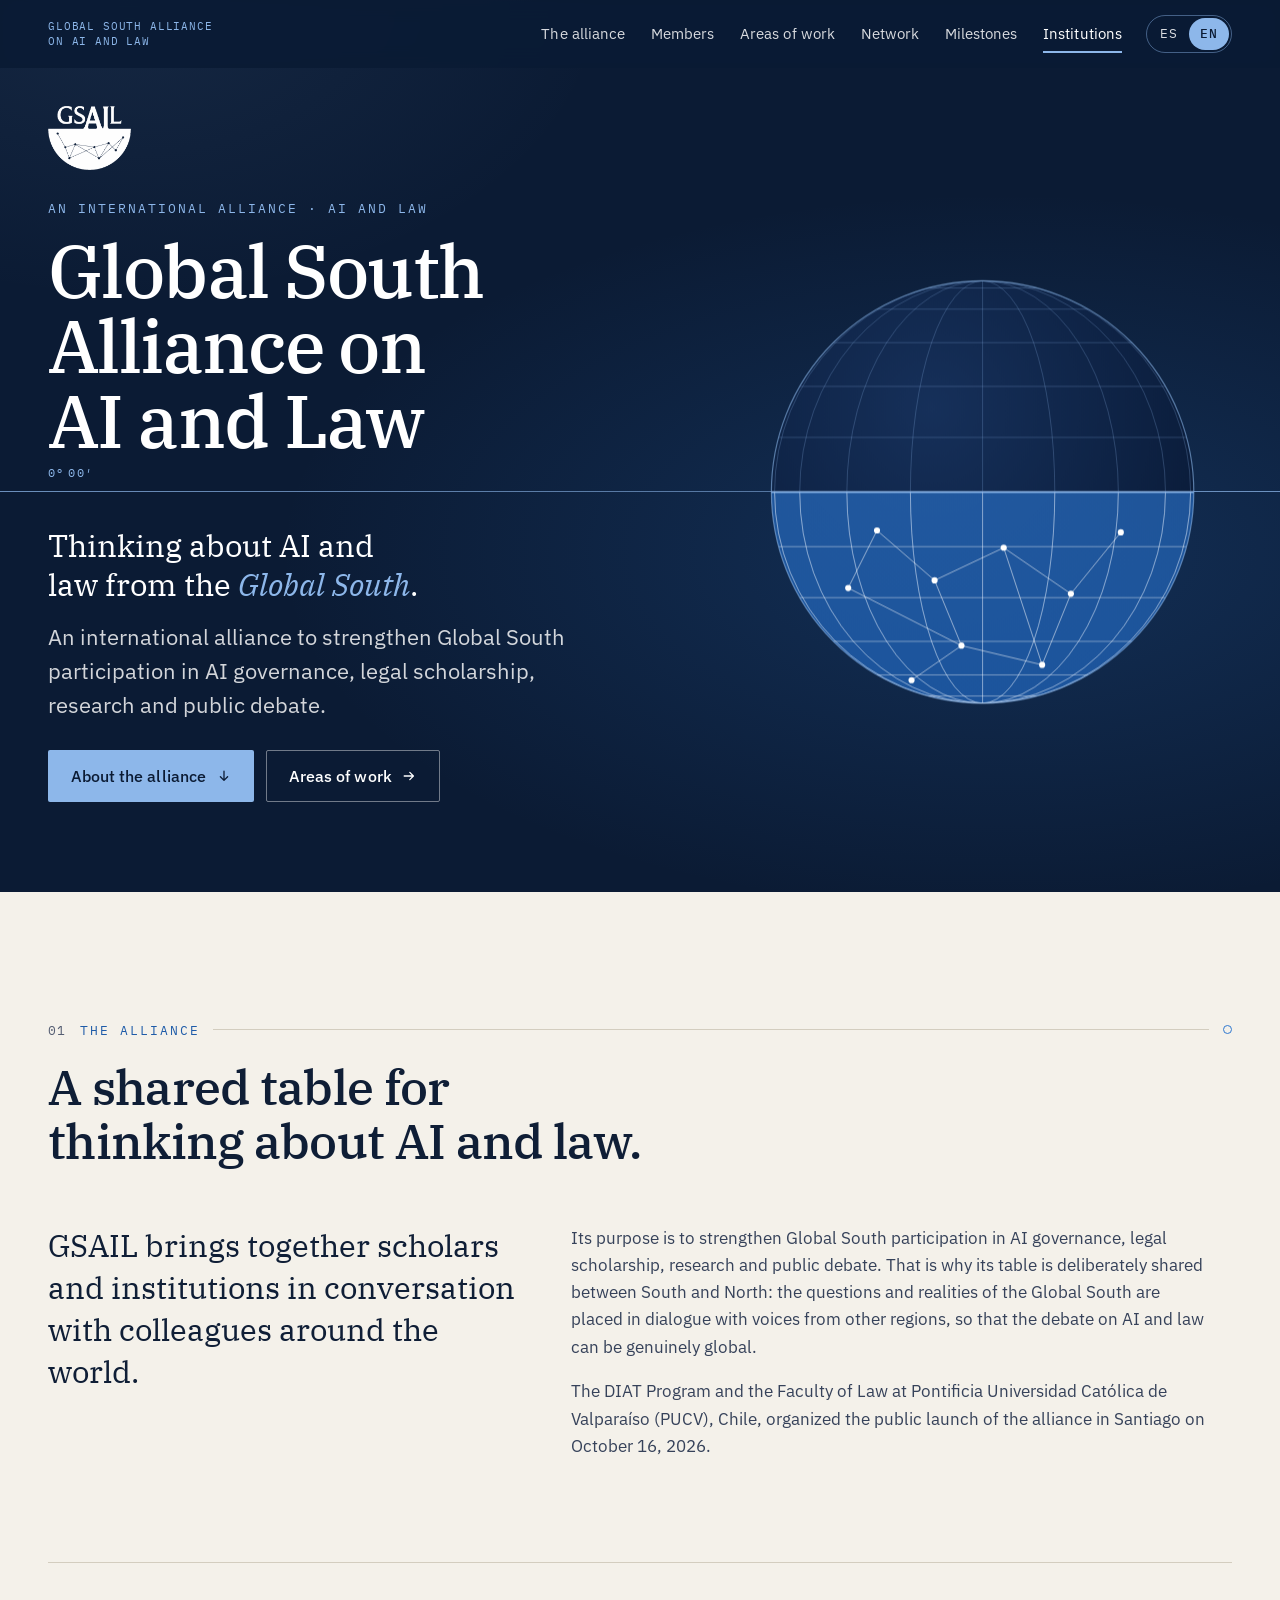
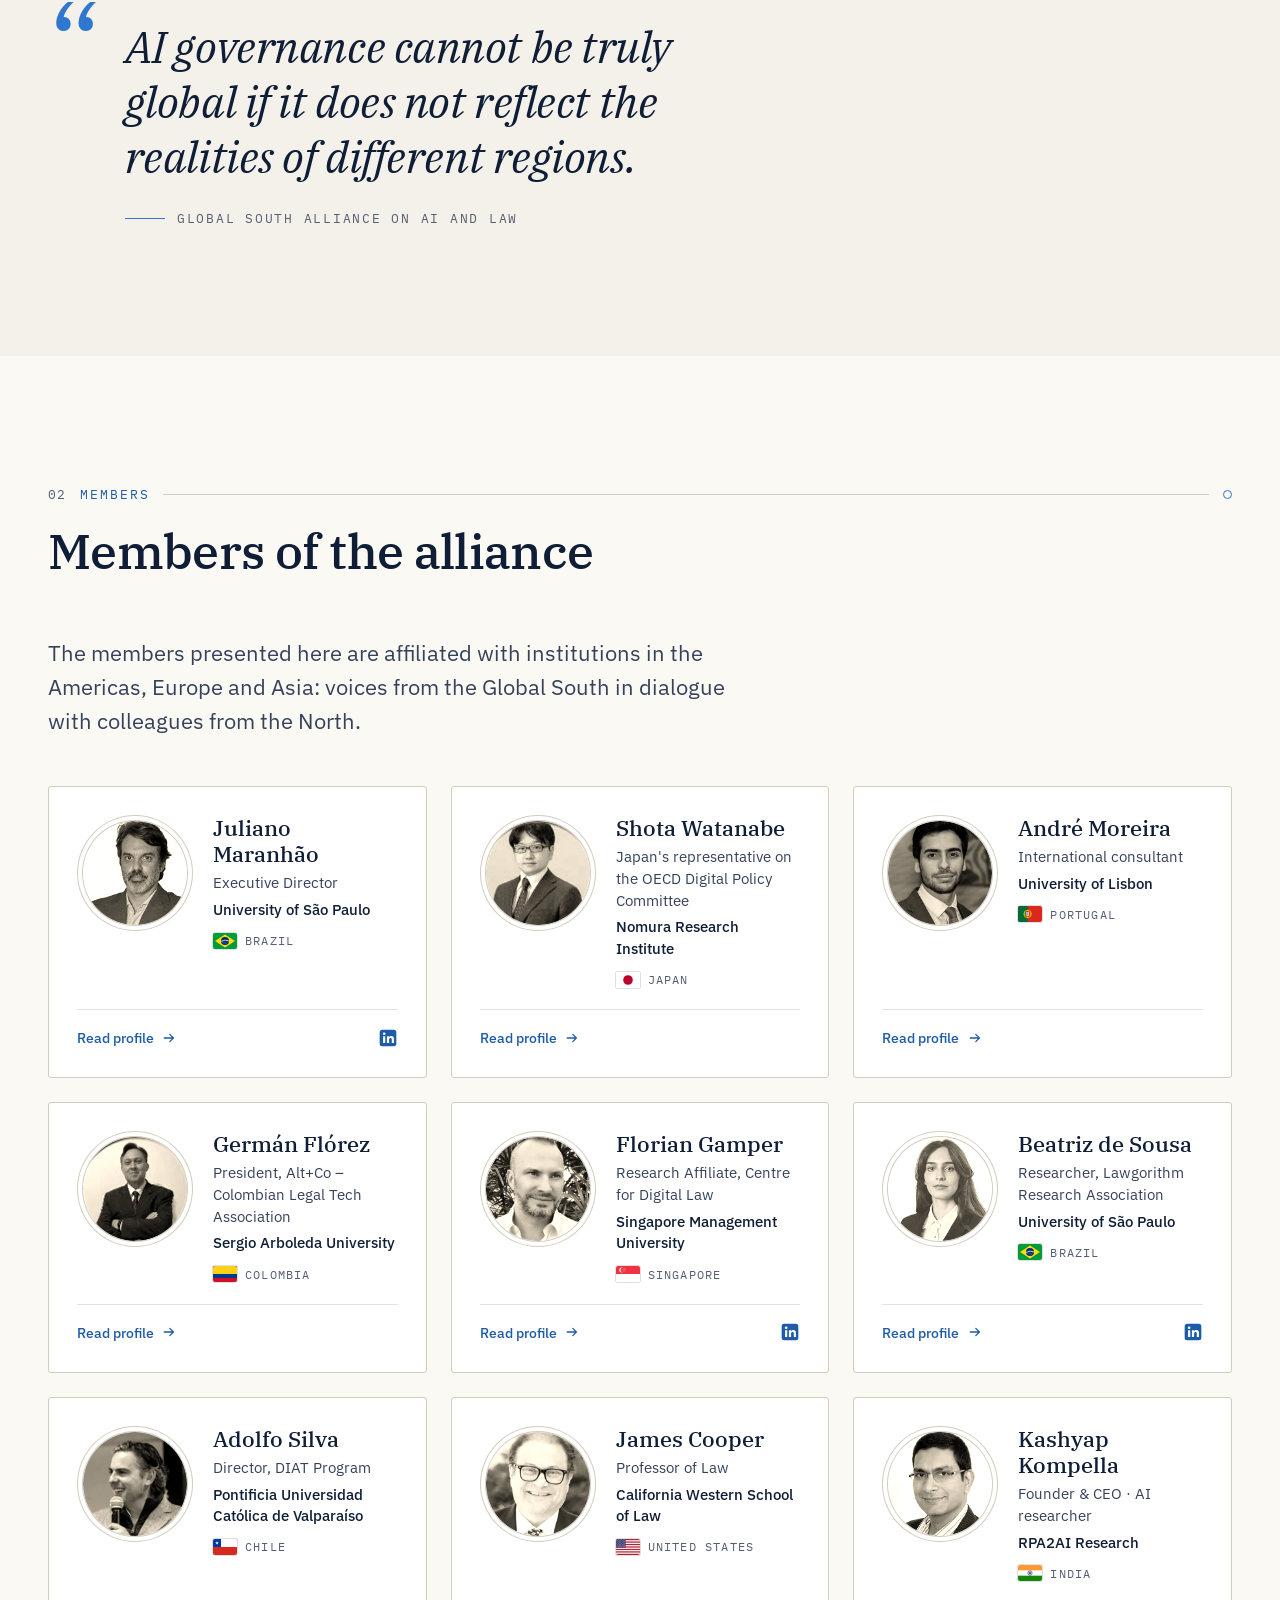
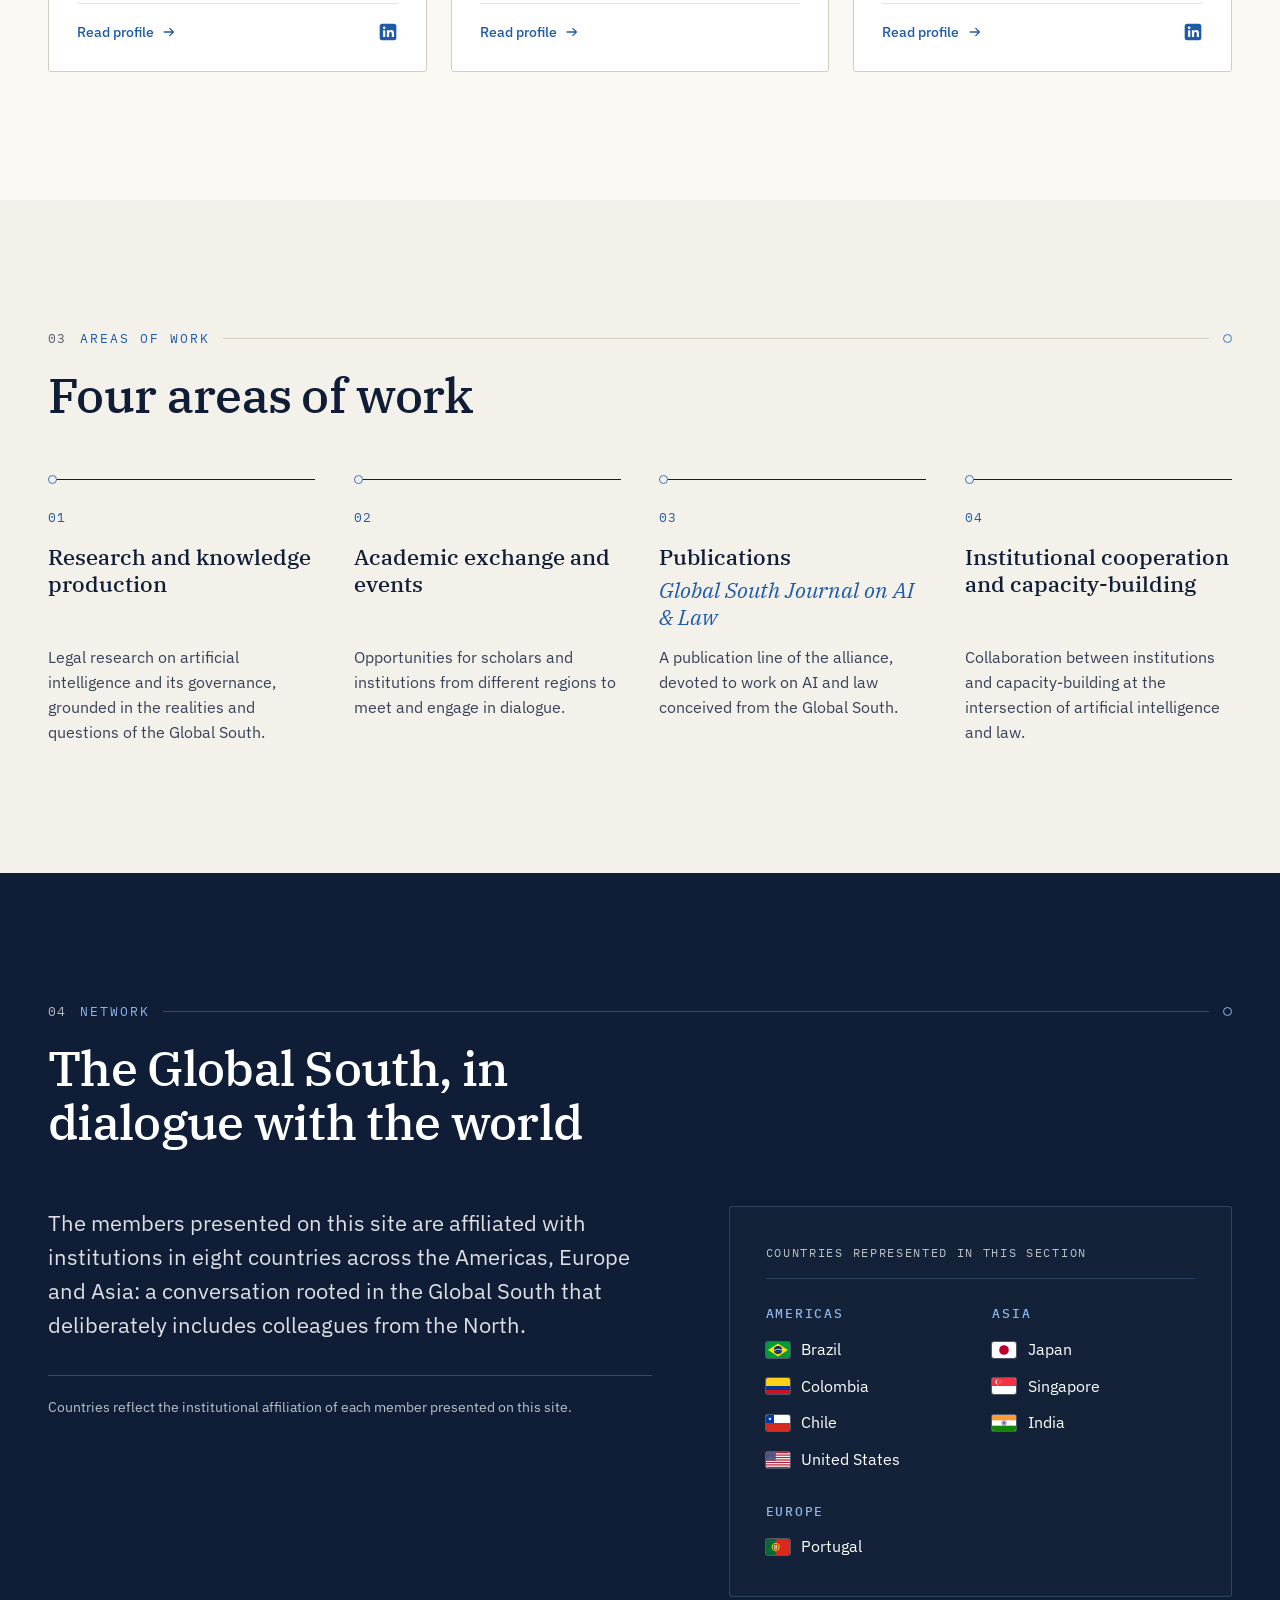
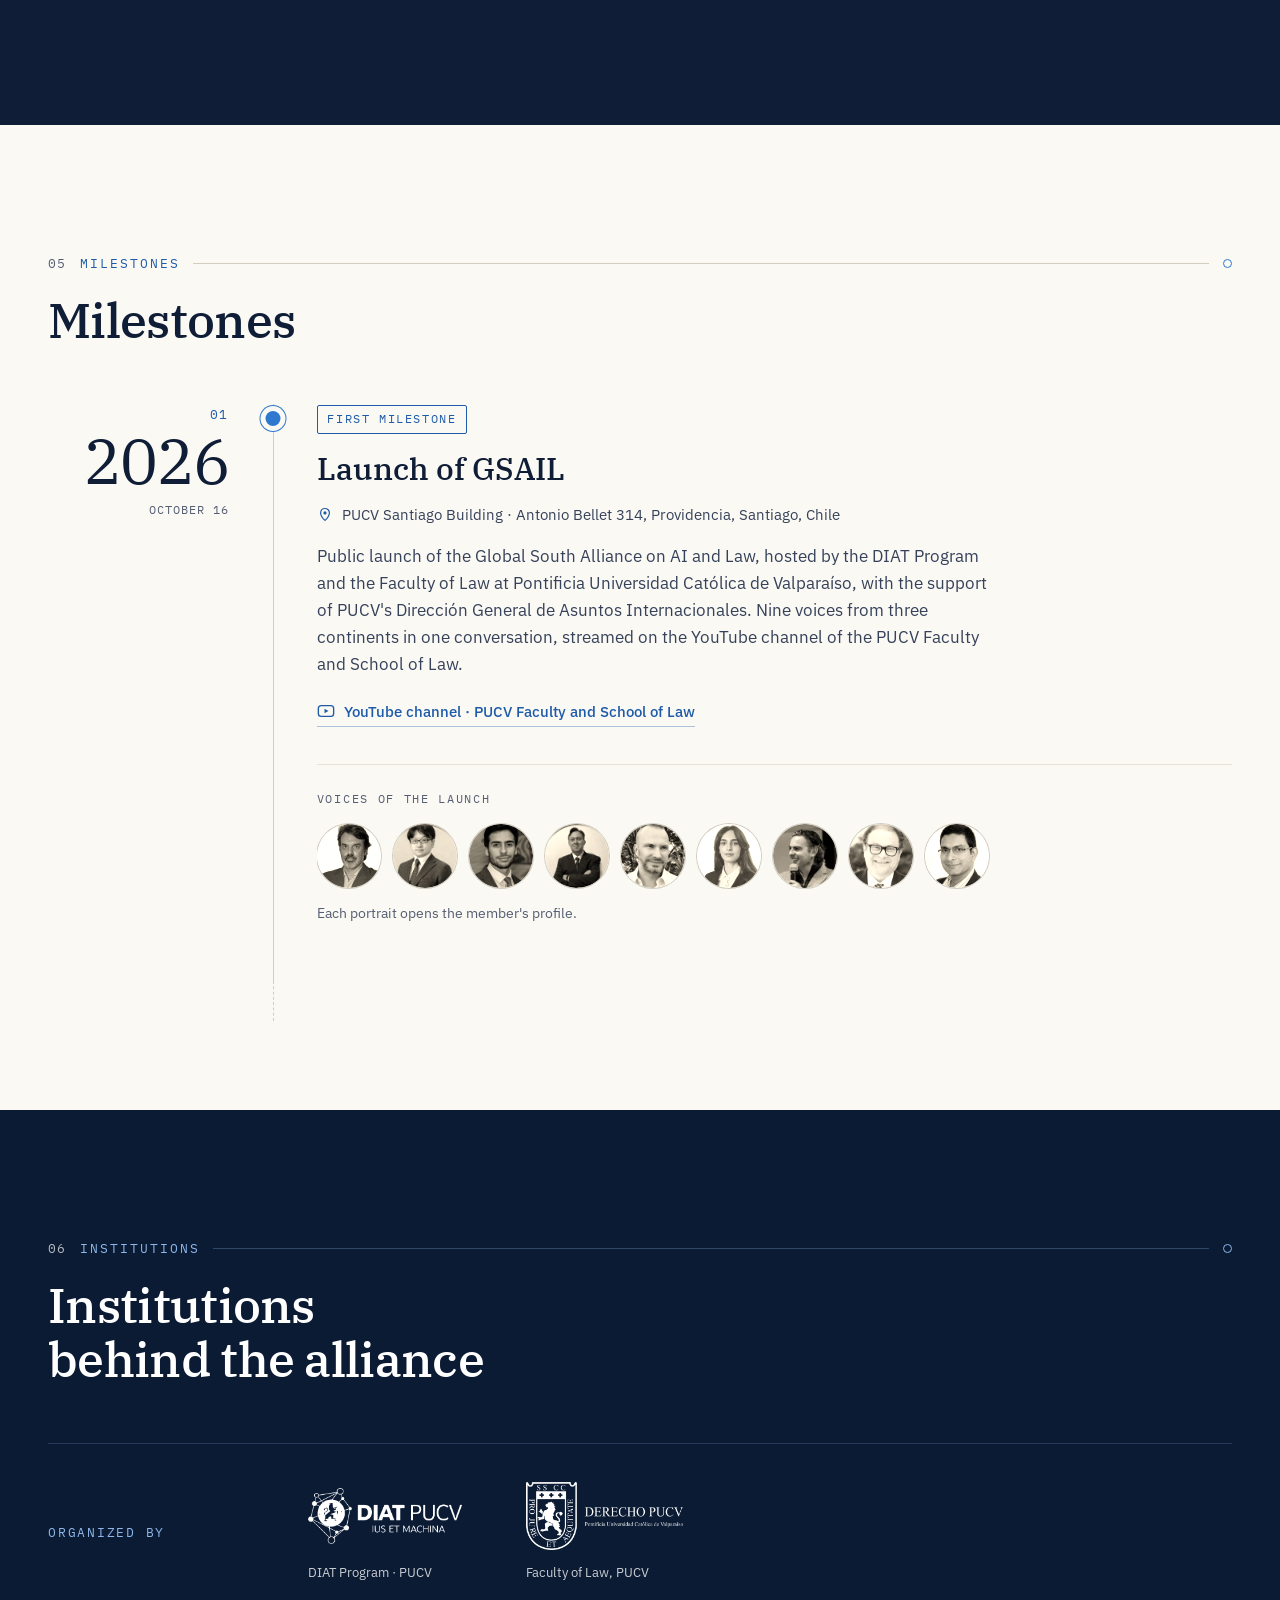
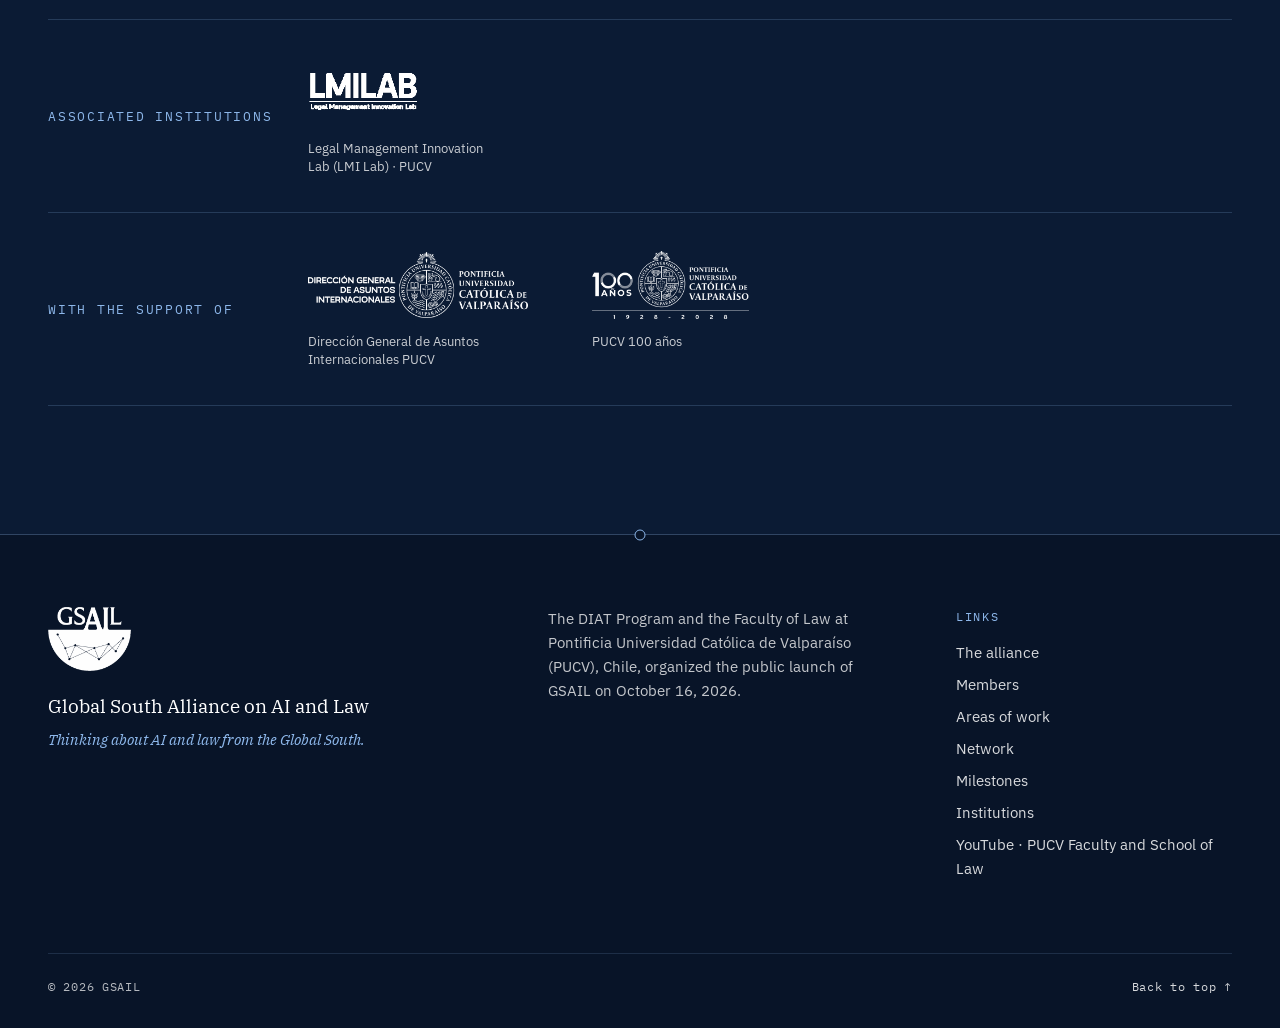
<file: en/index.html>
<!doctype html>
<html lang="en" dir="ltr">
<head>
  <meta charset="utf-8">
  <meta name="viewport" content="width=device-width, initial-scale=1">
  <title>GSAIL · Global South Alliance on AI and Law</title>
  <meta name="description" content="An international alliance to strengthen Global South participation in AI governance, legal scholarship, research and public debate.">
  <meta name="theme-color" content="#0B1B34">
  <meta name="color-scheme" content="light">

  <!-- Archivo generado por tools/embed-content.js desde content.json: no editar a mano. -->
  <link rel="canonical" href="https://gsail-alliance.vercel.app/en/">
  <link rel="alternate" hreflang="es" href="https://gsail-alliance.vercel.app/">
  <link rel="alternate" hreflang="en" href="https://gsail-alliance.vercel.app/en/">
  <link rel="alternate" hreflang="x-default" href="https://gsail-alliance.vercel.app/">

  <meta property="og:type" content="website">
  <meta property="og:site_name" content="GSAIL · Global South Alliance on AI and Law">
  <meta property="og:title" content="GSAIL · Global South Alliance on AI and Law">
  <meta property="og:description" content="An international alliance to strengthen Global South participation in AI governance, legal scholarship, research and public debate.">
  <meta property="og:url" content="https://gsail-alliance.vercel.app/en/">
  <meta property="og:image" content="https://gsail-alliance.vercel.app/assets/og.jpg">
  <meta property="og:image:type" content="image/jpeg">
  <meta property="og:image:width" content="1200">
  <meta property="og:image:height" content="630">
  <meta property="og:image:alt" content="GSAIL · Global South Alliance on AI and Law. Thinking about AI and law from the Global South.">
  <meta property="og:locale" content="en_US">
  <meta property="og:locale:alternate" content="es_CL">
  <meta name="twitter:card" content="summary_large_image">
  <meta name="twitter:title" content="GSAIL · Global South Alliance on AI and Law">
  <meta name="twitter:description" content="An international alliance to strengthen Global South participation in AI governance, legal scholarship, research and public debate.">
  <meta name="twitter:image" content="https://gsail-alliance.vercel.app/assets/og.jpg">
  <meta name="twitter:image:alt" content="GSAIL · Global South Alliance on AI and Law. Thinking about AI and law from the Global South.">

  <link rel="icon" href="../assets/icons/favicon.ico" sizes="16x16 32x32 48x48">
  <link rel="icon" type="image/png" href="../assets/icons/icon-512.png" sizes="512x512">
  <link rel="apple-touch-icon" href="../assets/icons/apple-touch-icon.png">

  <link rel="preconnect" href="https://fonts.googleapis.com">
  <link rel="preconnect" href="https://fonts.gstatic.com" crossorigin>
  <link rel="stylesheet" href="https://fonts.googleapis.com/css2?family=IBM+Plex+Mono:wght@400;500&family=IBM+Plex+Sans:wght@400;500;600&family=IBM+Plex+Serif:ital,wght@0,400;0,500;1,400&display=swap">
  <link rel="stylesheet" href="../styles.css">
  <script>document.documentElement.className += ' js';</script>

  <script type="application/ld+json">
{
  "@context": "https://schema.org",
  "@graph": [
    {
      "@type": "Organization",
      "@id": "https://gsail-alliance.vercel.app/#organization",
      "name": "Global South Alliance on AI and Law",
      "alternateName": "GSAIL",
      "url": "https://gsail-alliance.vercel.app/en/",
      "logo": "https://gsail-alliance.vercel.app/assets/logos/gsail-color.png",
      "description": "An international alliance to strengthen Global South participation in AI governance, legal scholarship, research and public debate.",
      "areaServed": {
        "@type": "Place",
        "name": "Global South"
      },
      "member": [
        {
          "@type": "OrganizationRole",
          "roleName": "Member",
          "member": {
            "@id": "https://gsail-alliance.vercel.app/#miembro-maranhao"
          }
        },
        {
          "@type": "OrganizationRole",
          "roleName": "Member",
          "member": {
            "@id": "https://gsail-alliance.vercel.app/#miembro-watanabe"
          }
        },
        {
          "@type": "OrganizationRole",
          "roleName": "Member",
          "member": {
            "@id": "https://gsail-alliance.vercel.app/#miembro-moreira"
          }
        },
        {
          "@type": "OrganizationRole",
          "roleName": "Member",
          "member": {
            "@id": "https://gsail-alliance.vercel.app/#miembro-florez"
          }
        },
        {
          "@type": "OrganizationRole",
          "roleName": "Member",
          "member": {
            "@id": "https://gsail-alliance.vercel.app/#miembro-gamper"
          }
        },
        {
          "@type": "OrganizationRole",
          "roleName": "Member",
          "member": {
            "@id": "https://gsail-alliance.vercel.app/#miembro-desousa"
          }
        },
        {
          "@type": "OrganizationRole",
          "roleName": "Member",
          "member": {
            "@id": "https://gsail-alliance.vercel.app/#miembro-silva"
          }
        },
        {
          "@type": "OrganizationRole",
          "roleName": "Member",
          "member": {
            "@id": "https://gsail-alliance.vercel.app/#miembro-cooper"
          }
        },
        {
          "@type": "OrganizationRole",
          "roleName": "Member",
          "member": {
            "@id": "https://gsail-alliance.vercel.app/#miembro-kompella"
          }
        }
      ]
    },
    {
      "@type": "Person",
      "@id": "https://gsail-alliance.vercel.app/#miembro-maranhao",
      "name": "Juliano Maranhão",
      "jobTitle": "Executive Director",
      "affiliation": {
        "@type": "Organization",
        "name": "University of São Paulo"
      },
      "image": "https://gsail-alliance.vercel.app/assets/expositores/maranhao.jpg",
      "sameAs": [
        "https://www.linkedin.com/in/juliano-maranh%C3%A3o-b9ab0140/"
      ]
    },
    {
      "@type": "Person",
      "@id": "https://gsail-alliance.vercel.app/#miembro-watanabe",
      "name": "Shota Watanabe",
      "jobTitle": "Japan's representative on the OECD Digital Policy Committee",
      "affiliation": {
        "@type": "Organization",
        "name": "Nomura Research Institute"
      },
      "image": "https://gsail-alliance.vercel.app/assets/expositores/watanabe.jpg"
    },
    {
      "@type": "Person",
      "@id": "https://gsail-alliance.vercel.app/#miembro-moreira",
      "name": "André Moreira",
      "jobTitle": "International consultant",
      "affiliation": {
        "@type": "Organization",
        "name": "University of Lisbon"
      },
      "image": "https://gsail-alliance.vercel.app/assets/expositores/moreira.jpg"
    },
    {
      "@type": "Person",
      "@id": "https://gsail-alliance.vercel.app/#miembro-florez",
      "name": "Germán Flórez",
      "jobTitle": "President, Alt+Co – Colombian Legal Tech Association",
      "affiliation": {
        "@type": "Organization",
        "name": "Sergio Arboleda University"
      },
      "image": "https://gsail-alliance.vercel.app/assets/expositores/florez.jpg"
    },
    {
      "@type": "Person",
      "@id": "https://gsail-alliance.vercel.app/#miembro-gamper",
      "name": "Florian Gamper",
      "jobTitle": "Research Affiliate, Centre for Digital Law",
      "affiliation": {
        "@type": "Organization",
        "name": "Singapore Management University"
      },
      "image": "https://gsail-alliance.vercel.app/assets/expositores/gamper.jpg",
      "sameAs": [
        "https://www.linkedin.com/in/fgamper/"
      ]
    },
    {
      "@type": "Person",
      "@id": "https://gsail-alliance.vercel.app/#miembro-desousa",
      "name": "Beatriz de Sousa",
      "jobTitle": "Researcher, Lawgorithm Research Association",
      "affiliation": {
        "@type": "Organization",
        "name": "University of São Paulo"
      },
      "image": "https://gsail-alliance.vercel.app/assets/expositores/desousa.jpg",
      "sameAs": [
        "https://www.linkedin.com/in/beatriz-de-sousa-60791017a/"
      ]
    },
    {
      "@type": "Person",
      "@id": "https://gsail-alliance.vercel.app/#miembro-silva",
      "name": "Adolfo Silva",
      "jobTitle": "Director, DIAT Program",
      "affiliation": {
        "@type": "Organization",
        "name": "Pontificia Universidad Católica de Valparaíso"
      },
      "image": "https://gsail-alliance.vercel.app/assets/expositores/silva.jpg",
      "sameAs": [
        "https://www.linkedin.com/in/adolfo-silva-walbaum-b9676a39/"
      ]
    },
    {
      "@type": "Person",
      "@id": "https://gsail-alliance.vercel.app/#miembro-cooper",
      "name": "James Cooper",
      "jobTitle": "Professor of Law",
      "affiliation": {
        "@type": "Organization",
        "name": "California Western School of Law"
      },
      "image": "https://gsail-alliance.vercel.app/assets/expositores/cooper.jpg"
    },
    {
      "@type": "Person",
      "@id": "https://gsail-alliance.vercel.app/#miembro-kompella",
      "name": "Kashyap Kompella",
      "jobTitle": "Founder & CEO · AI researcher",
      "affiliation": {
        "@type": "Organization",
        "name": "RPA2AI Research"
      },
      "image": "https://gsail-alliance.vercel.app/assets/expositores/kompella.jpg",
      "sameAs": [
        "https://www.linkedin.com/in/kashyapkompella/"
      ]
    },
    {
      "@type": "Event",
      "@id": "https://gsail-alliance.vercel.app/#hito-01",
      "name": "Launch of GSAIL · Global South Alliance on AI and Law",
      "startDate": "2026-10-16T09:30:00-03:00",
      "eventStatus": "https://schema.org/EventScheduled",
      "eventAttendanceMode": "https://schema.org/MixedEventAttendanceMode",
      "description": "Public launch of the Global South Alliance on AI and Law, hosted by the DIAT Program and the Faculty of Law at Pontificia Universidad Católica de Valparaíso, with the support of PUCV's Dirección General de Asuntos Internacionales. Nine voices from three continents in one conversation, streamed on the YouTube channel of the PUCV Faculty and School of Law.",
      "image": "https://gsail-alliance.vercel.app/assets/og.jpg",
      "location": [
        {
          "@type": "Place",
          "name": "Edificio PUCV Santiago",
          "address": {
            "@type": "PostalAddress",
            "streetAddress": "Antonio Bellet 314",
            "addressLocality": "Providencia",
            "addressRegion": "Región Metropolitana de Santiago",
            "addressCountry": "CL"
          }
        },
        {
          "@type": "VirtualLocation",
          "name": "YouTube · Facultad y Escuela de Derecho PUCV",
          "url": "https://www.youtube.com/@FacultadyEscueladeDerechoPUCV"
        }
      ],
      "organizer": [
        {
          "@type": "Organization",
          "name": "Programa DIAT · PUCV",
          "url": "https://www.diatpucv.cl/"
        },
        {
          "@type": "Organization",
          "name": "Facultad de Derecho PUCV",
          "url": "https://www.pucv.cl/uuaa/derecho-pucv"
        }
      ],
      "performer": [
        {
          "@id": "https://gsail-alliance.vercel.app/#miembro-maranhao"
        },
        {
          "@id": "https://gsail-alliance.vercel.app/#miembro-watanabe"
        },
        {
          "@id": "https://gsail-alliance.vercel.app/#miembro-moreira"
        },
        {
          "@id": "https://gsail-alliance.vercel.app/#miembro-florez"
        },
        {
          "@id": "https://gsail-alliance.vercel.app/#miembro-gamper"
        },
        {
          "@id": "https://gsail-alliance.vercel.app/#miembro-desousa"
        },
        {
          "@id": "https://gsail-alliance.vercel.app/#miembro-silva"
        },
        {
          "@id": "https://gsail-alliance.vercel.app/#miembro-cooper"
        },
        {
          "@id": "https://gsail-alliance.vercel.app/#miembro-kompella"
        }
      ],
      "about": {
        "@id": "https://gsail-alliance.vercel.app/#organization"
      },
      "inLanguage": "en"
    }
  ]
}
  </script>
</head>
<body>
  <div id="app" data-lang="en" data-base="../"><a class="skip-link" href="#contenido">Skip to content</a><header class="site-header" id="top"><div class="wrap site-header__inner"><a class="brand" href="#inicio" aria-label="GSAIL, home"><picture class="logo brand__logo logo--gsail-blanco"><source type="image/webp" srcset="../assets/logos/gsail-blanco.webp"><img src="../assets/logos/gsail-blanco.png" width="311" height="240" alt="GSAIL" fetchpriority="high" decoding="async"></picture><span class="brand__text" aria-hidden="true">Global South Alliance<br>on AI and Law</span></a><nav class="site-nav" id="site-nav" aria-label="Main navigation"><ul><li><a href="#alianza" data-nav="alianza">The alliance</a></li><li><a href="#miembros" data-nav="miembros">Members</a></li><li><a href="#lineas" data-nav="lineas">Areas of work</a></li><li><a href="#red" data-nav="red">Network</a></li><li><a href="#hitos" data-nav="hitos">Milestones</a></li><li><a href="#instituciones" data-nav="instituciones">Institutions</a></li></ul></nav><div class="site-header__tools"><div class="lang" role="group" aria-label="Language"><a class="lang__btn" href="../" hreflang="es" data-lang-link><span aria-hidden="true">ES</span><span class="sr-only" lang="es">Español</span></a><a class="lang__btn" href="#inicio" hreflang="en" aria-current="true"><span aria-hidden="true">EN</span><span class="sr-only" lang="en">English</span></a></div><button type="button" class="menu-btn" aria-expanded="false" aria-controls="site-nav" data-open="Open menu" data-close="Close menu"><svg class="icon" viewBox="0 0 20 20" width="20" height="20" aria-hidden="true" focusable="false"><path d="M3 6h14M3 10h14M3 14h14" fill="none" stroke="currentColor" stroke-width="1.6" stroke-linecap="round"/></svg><span class="menu-btn__label">Menu</span></button></div></div></header><main id="contenido" tabindex="-1"><section class="hero" id="inicio" aria-labelledby="hero-title"><div class="wrap hero__north"><picture class="logo hero__logo logo--gsail-blanco"><source type="image/webp" srcset="../assets/logos/gsail-blanco.webp"><img src="../assets/logos/gsail-blanco.png" width="311" height="240" alt="GSAIL" fetchpriority="high" decoding="async"></picture><p class="hero__kicker">An international alliance · AI and law</p><h1 class="hero__title" id="hero-title">Global South Alliance on AI and Law</h1></div><div class="hero__equator" aria-hidden="true"><span class="hero__deg">0°&thinsp;00′</span><div class="hero__globe"><svg class="globe" viewBox="0 0 520 520" width="520" height="520" role="img" aria-hidden="true" focusable="false"><defs><radialGradient id="g-shade" cx="38%" cy="30%" r="80%"><stop offset="0" stop-color="#16305a"/><stop offset=".65" stop-color="#0d2142"/><stop offset="1" stop-color="#091833"/></radialGradient><linearGradient id="g-south" x1="0" y1="0" x2="0" y2="1"><stop offset="0" stop-color="#2F78D0" stop-opacity=".55"/><stop offset="1" stop-color="#1E5BA8" stop-opacity=".9"/></linearGradient><clipPath id="g-clip"><circle cx="260" cy="260" r="220"/></clipPath><clipPath id="g-clip-s"><rect x="0" y="260" width="520" height="260"/></clipPath></defs><circle cx="260" cy="260" r="220" fill="url(#g-shade)"/><g clip-path="url(#g-clip-s)"><circle class="globe__south" cx="260" cy="260" r="220" fill="url(#g-south)"/></g><g class="globe__grid" clip-path="url(#g-clip)" fill="none"><g class="globe__grid-n"><line x1="47.5" y1="203.1" x2="472.5" y2="203.1"/><line x1="69.5" y1="150.0" x2="450.5" y2="150.0"/><line x1="104.4" y1="104.4" x2="415.6" y2="104.4"/><line x1="150.0" y1="69.5" x2="370.0" y2="69.5"/><line x1="203.1" y1="47.5" x2="316.9" y2="47.5"/><line x1="260" y1="40" x2="260" y2="480"/><ellipse cx="260" cy="260" rx="75.2" ry="220"/><ellipse cx="260" cy="260" rx="141.4" ry="220"/><ellipse cx="260" cy="260" rx="190.5" ry="220"/><ellipse cx="260" cy="260" rx="216.7" ry="220"/></g><g class="globe__grid-s" clip-path="url(#g-clip-s)"><line x1="47.5" y1="316.9" x2="472.5" y2="316.9"/><line x1="69.5" y1="370.0" x2="450.5" y2="370.0"/><line x1="104.4" y1="415.6" x2="415.6" y2="415.6"/><line x1="150.0" y1="450.5" x2="370.0" y2="450.5"/><line x1="203.1" y1="472.5" x2="316.9" y2="472.5"/><line x1="260" y1="40" x2="260" y2="480"/><ellipse cx="260" cy="260" rx="75.2" ry="220"/><ellipse cx="260" cy="260" rx="141.4" ry="220"/><ellipse cx="260" cy="260" rx="190.5" ry="220"/><ellipse cx="260" cy="260" rx="216.7" ry="220"/></g></g><g class="globe__net"><line x1="150" y1="300" x2="210" y2="352"/><line x1="210" y1="352" x2="282" y2="318"/><line x1="282" y1="318" x2="352" y2="366"/><line x1="352" y1="366" x2="404" y2="302"/><line x1="210" y1="352" x2="238" y2="420"/><line x1="238" y1="420" x2="322" y2="440"/><line x1="322" y1="440" x2="352" y2="366"/><line x1="150" y1="300" x2="120" y2="360"/><line x1="120" y1="360" x2="238" y2="420"/><line x1="238" y1="420" x2="186" y2="456"/><line x1="282" y1="318" x2="322" y2="440"/><circle cx="150" cy="300" r="3.2"/><circle cx="210" cy="352" r="3.2"/><circle cx="282" cy="318" r="3.2"/><circle cx="352" cy="366" r="3.2"/><circle cx="404" cy="302" r="3.2"/><circle cx="238" cy="420" r="3.2"/><circle cx="322" cy="440" r="3.2"/><circle cx="120" cy="360" r="3.2"/><circle cx="186" cy="456" r="3.2"/></g><circle class="globe__rim" cx="260" cy="260" r="220" fill="none"/><line class="globe__equator" x1="40" y1="260" x2="480" y2="260"/></svg></div></div><div class="wrap hero__south"><p class="hero__subtitle">Thinking about AI and law from the <em>Global South</em>.</p><p class="hero__lead">An international alliance to strengthen Global South participation in AI governance, legal scholarship, research and public debate.</p><div class="hero__ctas"><a class="btn btn--primary" href="#alianza">About the alliance<svg class="icon" viewBox="0 0 20 20" width="16" height="16" aria-hidden="true" focusable="false"><path d="M10 4v11M5.5 11 10 15.5 14.5 11" fill="none" stroke="currentColor" stroke-width="1.6" stroke-linecap="round" stroke-linejoin="round"/></svg></a><a class="btn btn--ghost" href="#lineas">Areas of work<svg class="icon" viewBox="0 0 20 20" width="16" height="16" aria-hidden="true" focusable="false"><path d="M4 10h11M11 5.5 15.5 10 11 14.5" fill="none" stroke="currentColor" stroke-width="1.6" stroke-linecap="round" stroke-linejoin="round"/></svg></a></div></div></section><section class="section section--ivory" id="alianza" aria-labelledby="alianza-title"><div class="wrap"><header class="shead"><p class="eq"><span class="eq__n">01</span><span class="eq__label">The alliance</span><span class="eq__line" aria-hidden="true"></span><span class="eq__node" aria-hidden="true"></span></p><h2 class="shead__title" id="alianza-title">A shared table for thinking about AI and law.</h2></header><div class="about"><p class="about__lead" data-reveal>GSAIL brings together scholars and institutions in conversation with colleagues around the world.</p><div class="about__body" data-reveal><p>Its purpose is to strengthen Global South participation in AI governance, legal scholarship, research and public debate. That is why its table is deliberately shared between South and North: the questions and realities of the Global South are placed in dialogue with voices from other regions, so that the debate on AI and law can be genuinely global.</p><p>The DIAT Program and the Faculty of Law at Pontificia Universidad Católica de Valparaíso (PUCV), Chile, organized the public launch of the alliance in Santiago on October 16, 2026.</p></div></div><figure class="quote" data-reveal><blockquote><p>AI governance cannot be truly global if it does not reflect the realities of different regions.</p></blockquote><figcaption>Global South Alliance on AI and Law</figcaption></figure></div></section><section class="section section--paper" id="miembros" aria-labelledby="miembros-title"><div class="wrap"><header class="shead"><p class="eq"><span class="eq__n">02</span><span class="eq__label">Members</span><span class="eq__line" aria-hidden="true"></span><span class="eq__node" aria-hidden="true"></span></p><h2 class="shead__title" id="miembros-title">Members of the alliance</h2></header><p class="section__lead" data-reveal>The members presented here are affiliated with institutions in the Americas, Europe and Asia: voices from the Global South in dialogue with colleagues from the North.</p><ul class="members" role="list"><li class="members__item" data-reveal style="--i:0"><a class="member" id="miembro-maranhao" href="#miembro-maranhao" data-member="maranhao" aria-haspopup="dialog" aria-labelledby="m-maranhao-name" aria-describedby="m-maranhao-desc"><span class="member__photo"><picture class="portrait"><source type="image/webp" srcset="../assets/expositores/maranhao-160.webp 160w, ../assets/expositores/maranhao-240.webp 240w, ../assets/expositores/maranhao.webp 400w" sizes="(max-width: 479px) 72px, 104px"><img src="../assets/expositores/maranhao-240.jpg" srcset="../assets/expositores/maranhao-160.jpg 160w, ../assets/expositores/maranhao-240.jpg 240w, ../assets/expositores/maranhao.jpg 400w" sizes="(max-width: 479px) 72px, 104px" width="400" height="400" alt="" loading="lazy" decoding="async"></picture></span><div class="member__body"><h3 class="member__name" id="m-maranhao-name">Juliano Maranhão</h3><div id="m-maranhao-desc" class="member__desc"><span class="member__role">Executive Director</span><span class="member__inst">University of São Paulo</span><span class="member__country"><img class="flag" src="../assets/banderas/br.svg" width="24" height="16" alt="" loading="lazy" decoding="async">Brazil</span><span class="sr-only">LinkedIn profile available</span></div></div><span class="member__foot" aria-hidden="true"><span class="member__more">Read profile<svg class="icon" viewBox="0 0 20 20" width="16" height="16" aria-hidden="true" focusable="false"><path d="M4 10h11M11 5.5 15.5 10 11 14.5" fill="none" stroke="currentColor" stroke-width="1.6" stroke-linecap="round" stroke-linejoin="round"/></svg></span><span class="member__li" title="LinkedIn profile available"><svg class="icon icon--li" viewBox="0 0 24 24" width="20" height="20" aria-hidden="true" focusable="false"><path fill="currentColor" fill-rule="evenodd" d="M5 2h14a3 3 0 0 1 3 3v14a3 3 0 0 1-3 3H5a3 3 0 0 1-3-3V5a3 3 0 0 1 3-3zM6.1 9.8h2.6V18H6.1zM9 6.9a1.6 1.6 0 1 1-3.2 0 1.6 1.6 0 0 1 3.2 0zM10.7 9.8h2.5v1.15c.5-.8 1.5-1.35 2.8-1.35 2.2 0 3.15 1.4 3.15 3.65V18h-2.6v-4.2c0-1.15-.4-1.85-1.45-1.85-1.05 0-1.8.75-1.8 1.95V18h-2.6z"/></svg></span></span></a></li><li class="members__item" data-reveal style="--i:1"><a class="member" id="miembro-watanabe" href="#miembro-watanabe" data-member="watanabe" aria-haspopup="dialog" aria-labelledby="m-watanabe-name" aria-describedby="m-watanabe-desc"><span class="member__photo"><picture class="portrait"><source type="image/webp" srcset="../assets/expositores/watanabe-160.webp 160w, ../assets/expositores/watanabe-240.webp 240w, ../assets/expositores/watanabe.webp 400w" sizes="(max-width: 479px) 72px, 104px"><img src="../assets/expositores/watanabe-240.jpg" srcset="../assets/expositores/watanabe-160.jpg 160w, ../assets/expositores/watanabe-240.jpg 240w, ../assets/expositores/watanabe.jpg 400w" sizes="(max-width: 479px) 72px, 104px" width="400" height="400" alt="" loading="lazy" decoding="async"></picture></span><div class="member__body"><h3 class="member__name" id="m-watanabe-name">Shota Watanabe</h3><div id="m-watanabe-desc" class="member__desc"><span class="member__role">Japan&#39;s representative on the OECD Digital Policy Committee</span><span class="member__inst">Nomura Research Institute</span><span class="member__country"><img class="flag" src="../assets/banderas/jp.svg" width="24" height="16" alt="" loading="lazy" decoding="async">Japan</span></div></div><span class="member__foot" aria-hidden="true"><span class="member__more">Read profile<svg class="icon" viewBox="0 0 20 20" width="16" height="16" aria-hidden="true" focusable="false"><path d="M4 10h11M11 5.5 15.5 10 11 14.5" fill="none" stroke="currentColor" stroke-width="1.6" stroke-linecap="round" stroke-linejoin="round"/></svg></span></span></a></li><li class="members__item" data-reveal style="--i:2"><a class="member" id="miembro-moreira" href="#miembro-moreira" data-member="moreira" aria-haspopup="dialog" aria-labelledby="m-moreira-name" aria-describedby="m-moreira-desc"><span class="member__photo"><picture class="portrait"><source type="image/webp" srcset="../assets/expositores/moreira-160.webp 160w, ../assets/expositores/moreira-240.webp 240w, ../assets/expositores/moreira.webp 400w" sizes="(max-width: 479px) 72px, 104px"><img src="../assets/expositores/moreira-240.jpg" srcset="../assets/expositores/moreira-160.jpg 160w, ../assets/expositores/moreira-240.jpg 240w, ../assets/expositores/moreira.jpg 400w" sizes="(max-width: 479px) 72px, 104px" width="400" height="400" alt="" loading="lazy" decoding="async"></picture></span><div class="member__body"><h3 class="member__name" id="m-moreira-name">André Moreira</h3><div id="m-moreira-desc" class="member__desc"><span class="member__role">International consultant</span><span class="member__inst">University of Lisbon</span><span class="member__country"><img class="flag" src="../assets/banderas/pt.svg" width="24" height="16" alt="" loading="lazy" decoding="async">Portugal</span></div></div><span class="member__foot" aria-hidden="true"><span class="member__more">Read profile<svg class="icon" viewBox="0 0 20 20" width="16" height="16" aria-hidden="true" focusable="false"><path d="M4 10h11M11 5.5 15.5 10 11 14.5" fill="none" stroke="currentColor" stroke-width="1.6" stroke-linecap="round" stroke-linejoin="round"/></svg></span></span></a></li><li class="members__item" data-reveal style="--i:0"><a class="member" id="miembro-florez" href="#miembro-florez" data-member="florez" aria-haspopup="dialog" aria-labelledby="m-florez-name" aria-describedby="m-florez-desc"><span class="member__photo"><picture class="portrait"><source type="image/webp" srcset="../assets/expositores/florez-160.webp 160w, ../assets/expositores/florez-240.webp 240w, ../assets/expositores/florez.webp 400w" sizes="(max-width: 479px) 72px, 104px"><img src="../assets/expositores/florez-240.jpg" srcset="../assets/expositores/florez-160.jpg 160w, ../assets/expositores/florez-240.jpg 240w, ../assets/expositores/florez.jpg 400w" sizes="(max-width: 479px) 72px, 104px" width="400" height="400" alt="" loading="lazy" decoding="async"></picture></span><div class="member__body"><h3 class="member__name" id="m-florez-name">Germán Flórez</h3><div id="m-florez-desc" class="member__desc"><span class="member__role">President, Alt+Co – Colombian Legal Tech Association</span><span class="member__inst">Sergio Arboleda University</span><span class="member__country"><img class="flag" src="../assets/banderas/co.svg" width="24" height="16" alt="" loading="lazy" decoding="async">Colombia</span></div></div><span class="member__foot" aria-hidden="true"><span class="member__more">Read profile<svg class="icon" viewBox="0 0 20 20" width="16" height="16" aria-hidden="true" focusable="false"><path d="M4 10h11M11 5.5 15.5 10 11 14.5" fill="none" stroke="currentColor" stroke-width="1.6" stroke-linecap="round" stroke-linejoin="round"/></svg></span></span></a></li><li class="members__item" data-reveal style="--i:1"><a class="member" id="miembro-gamper" href="#miembro-gamper" data-member="gamper" aria-haspopup="dialog" aria-labelledby="m-gamper-name" aria-describedby="m-gamper-desc"><span class="member__photo"><picture class="portrait"><source type="image/webp" srcset="../assets/expositores/gamper-160.webp 160w, ../assets/expositores/gamper-240.webp 240w, ../assets/expositores/gamper.webp 400w" sizes="(max-width: 479px) 72px, 104px"><img src="../assets/expositores/gamper-240.jpg" srcset="../assets/expositores/gamper-160.jpg 160w, ../assets/expositores/gamper-240.jpg 240w, ../assets/expositores/gamper.jpg 400w" sizes="(max-width: 479px) 72px, 104px" width="400" height="400" alt="" loading="lazy" decoding="async"></picture></span><div class="member__body"><h3 class="member__name" id="m-gamper-name">Florian Gamper</h3><div id="m-gamper-desc" class="member__desc"><span class="member__role">Research Affiliate, Centre for Digital Law</span><span class="member__inst">Singapore Management University</span><span class="member__country"><img class="flag" src="../assets/banderas/sg.svg" width="24" height="16" alt="" loading="lazy" decoding="async">Singapore</span><span class="sr-only">LinkedIn profile available</span></div></div><span class="member__foot" aria-hidden="true"><span class="member__more">Read profile<svg class="icon" viewBox="0 0 20 20" width="16" height="16" aria-hidden="true" focusable="false"><path d="M4 10h11M11 5.5 15.5 10 11 14.5" fill="none" stroke="currentColor" stroke-width="1.6" stroke-linecap="round" stroke-linejoin="round"/></svg></span><span class="member__li" title="LinkedIn profile available"><svg class="icon icon--li" viewBox="0 0 24 24" width="20" height="20" aria-hidden="true" focusable="false"><path fill="currentColor" fill-rule="evenodd" d="M5 2h14a3 3 0 0 1 3 3v14a3 3 0 0 1-3 3H5a3 3 0 0 1-3-3V5a3 3 0 0 1 3-3zM6.1 9.8h2.6V18H6.1zM9 6.9a1.6 1.6 0 1 1-3.2 0 1.6 1.6 0 0 1 3.2 0zM10.7 9.8h2.5v1.15c.5-.8 1.5-1.35 2.8-1.35 2.2 0 3.15 1.4 3.15 3.65V18h-2.6v-4.2c0-1.15-.4-1.85-1.45-1.85-1.05 0-1.8.75-1.8 1.95V18h-2.6z"/></svg></span></span></a></li><li class="members__item" data-reveal style="--i:2"><a class="member" id="miembro-desousa" href="#miembro-desousa" data-member="desousa" aria-haspopup="dialog" aria-labelledby="m-desousa-name" aria-describedby="m-desousa-desc"><span class="member__photo"><picture class="portrait"><source type="image/webp" srcset="../assets/expositores/desousa-160.webp 160w, ../assets/expositores/desousa-240.webp 240w, ../assets/expositores/desousa.webp 400w" sizes="(max-width: 479px) 72px, 104px"><img src="../assets/expositores/desousa-240.jpg" srcset="../assets/expositores/desousa-160.jpg 160w, ../assets/expositores/desousa-240.jpg 240w, ../assets/expositores/desousa.jpg 400w" sizes="(max-width: 479px) 72px, 104px" width="400" height="400" alt="" loading="lazy" decoding="async"></picture></span><div class="member__body"><h3 class="member__name" id="m-desousa-name">Beatriz de Sousa</h3><div id="m-desousa-desc" class="member__desc"><span class="member__role">Researcher, Lawgorithm Research Association</span><span class="member__inst">University of São Paulo</span><span class="member__country"><img class="flag" src="../assets/banderas/br.svg" width="24" height="16" alt="" loading="lazy" decoding="async">Brazil</span><span class="sr-only">LinkedIn profile available</span></div></div><span class="member__foot" aria-hidden="true"><span class="member__more">Read profile<svg class="icon" viewBox="0 0 20 20" width="16" height="16" aria-hidden="true" focusable="false"><path d="M4 10h11M11 5.5 15.5 10 11 14.5" fill="none" stroke="currentColor" stroke-width="1.6" stroke-linecap="round" stroke-linejoin="round"/></svg></span><span class="member__li" title="LinkedIn profile available"><svg class="icon icon--li" viewBox="0 0 24 24" width="20" height="20" aria-hidden="true" focusable="false"><path fill="currentColor" fill-rule="evenodd" d="M5 2h14a3 3 0 0 1 3 3v14a3 3 0 0 1-3 3H5a3 3 0 0 1-3-3V5a3 3 0 0 1 3-3zM6.1 9.8h2.6V18H6.1zM9 6.9a1.6 1.6 0 1 1-3.2 0 1.6 1.6 0 0 1 3.2 0zM10.7 9.8h2.5v1.15c.5-.8 1.5-1.35 2.8-1.35 2.2 0 3.15 1.4 3.15 3.65V18h-2.6v-4.2c0-1.15-.4-1.85-1.45-1.85-1.05 0-1.8.75-1.8 1.95V18h-2.6z"/></svg></span></span></a></li><li class="members__item" data-reveal style="--i:0"><a class="member" id="miembro-silva" href="#miembro-silva" data-member="silva" aria-haspopup="dialog" aria-labelledby="m-silva-name" aria-describedby="m-silva-desc"><span class="member__photo"><picture class="portrait"><source type="image/webp" srcset="../assets/expositores/silva-160.webp 160w, ../assets/expositores/silva-240.webp 240w, ../assets/expositores/silva.webp 400w" sizes="(max-width: 479px) 72px, 104px"><img src="../assets/expositores/silva-240.jpg" srcset="../assets/expositores/silva-160.jpg 160w, ../assets/expositores/silva-240.jpg 240w, ../assets/expositores/silva.jpg 400w" sizes="(max-width: 479px) 72px, 104px" width="400" height="400" alt="" loading="lazy" decoding="async"></picture></span><div class="member__body"><h3 class="member__name" id="m-silva-name">Adolfo Silva</h3><div id="m-silva-desc" class="member__desc"><span class="member__role">Director, DIAT Program</span><span class="member__inst">Pontificia Universidad Católica de Valparaíso</span><span class="member__country"><img class="flag" src="../assets/banderas/cl.svg" width="24" height="16" alt="" loading="lazy" decoding="async">Chile</span><span class="sr-only">LinkedIn profile available</span></div></div><span class="member__foot" aria-hidden="true"><span class="member__more">Read profile<svg class="icon" viewBox="0 0 20 20" width="16" height="16" aria-hidden="true" focusable="false"><path d="M4 10h11M11 5.5 15.5 10 11 14.5" fill="none" stroke="currentColor" stroke-width="1.6" stroke-linecap="round" stroke-linejoin="round"/></svg></span><span class="member__li" title="LinkedIn profile available"><svg class="icon icon--li" viewBox="0 0 24 24" width="20" height="20" aria-hidden="true" focusable="false"><path fill="currentColor" fill-rule="evenodd" d="M5 2h14a3 3 0 0 1 3 3v14a3 3 0 0 1-3 3H5a3 3 0 0 1-3-3V5a3 3 0 0 1 3-3zM6.1 9.8h2.6V18H6.1zM9 6.9a1.6 1.6 0 1 1-3.2 0 1.6 1.6 0 0 1 3.2 0zM10.7 9.8h2.5v1.15c.5-.8 1.5-1.35 2.8-1.35 2.2 0 3.15 1.4 3.15 3.65V18h-2.6v-4.2c0-1.15-.4-1.85-1.45-1.85-1.05 0-1.8.75-1.8 1.95V18h-2.6z"/></svg></span></span></a></li><li class="members__item" data-reveal style="--i:1"><a class="member" id="miembro-cooper" href="#miembro-cooper" data-member="cooper" aria-haspopup="dialog" aria-labelledby="m-cooper-name" aria-describedby="m-cooper-desc"><span class="member__photo"><picture class="portrait"><source type="image/webp" srcset="../assets/expositores/cooper-160.webp 160w, ../assets/expositores/cooper-240.webp 240w, ../assets/expositores/cooper.webp 400w" sizes="(max-width: 479px) 72px, 104px"><img src="../assets/expositores/cooper-240.jpg" srcset="../assets/expositores/cooper-160.jpg 160w, ../assets/expositores/cooper-240.jpg 240w, ../assets/expositores/cooper.jpg 400w" sizes="(max-width: 479px) 72px, 104px" width="400" height="400" alt="" loading="lazy" decoding="async"></picture></span><div class="member__body"><h3 class="member__name" id="m-cooper-name">James Cooper</h3><div id="m-cooper-desc" class="member__desc"><span class="member__role">Professor of Law</span><span class="member__inst">California Western School of Law</span><span class="member__country"><img class="flag" src="../assets/banderas/us.svg" width="24" height="16" alt="" loading="lazy" decoding="async">United States</span></div></div><span class="member__foot" aria-hidden="true"><span class="member__more">Read profile<svg class="icon" viewBox="0 0 20 20" width="16" height="16" aria-hidden="true" focusable="false"><path d="M4 10h11M11 5.5 15.5 10 11 14.5" fill="none" stroke="currentColor" stroke-width="1.6" stroke-linecap="round" stroke-linejoin="round"/></svg></span></span></a></li><li class="members__item" data-reveal style="--i:2"><a class="member" id="miembro-kompella" href="#miembro-kompella" data-member="kompella" aria-haspopup="dialog" aria-labelledby="m-kompella-name" aria-describedby="m-kompella-desc"><span class="member__photo"><picture class="portrait"><source type="image/webp" srcset="../assets/expositores/kompella-160.webp 160w, ../assets/expositores/kompella-240.webp 240w, ../assets/expositores/kompella.webp 400w" sizes="(max-width: 479px) 72px, 104px"><img src="../assets/expositores/kompella-240.jpg" srcset="../assets/expositores/kompella-160.jpg 160w, ../assets/expositores/kompella-240.jpg 240w, ../assets/expositores/kompella.jpg 400w" sizes="(max-width: 479px) 72px, 104px" width="400" height="400" alt="" loading="lazy" decoding="async"></picture></span><div class="member__body"><h3 class="member__name" id="m-kompella-name">Kashyap Kompella</h3><div id="m-kompella-desc" class="member__desc"><span class="member__role">Founder &amp; CEO · AI researcher</span><span class="member__inst">RPA2AI Research</span><span class="member__country"><img class="flag" src="../assets/banderas/in.svg" width="24" height="16" alt="" loading="lazy" decoding="async">India</span><span class="sr-only">LinkedIn profile available</span></div></div><span class="member__foot" aria-hidden="true"><span class="member__more">Read profile<svg class="icon" viewBox="0 0 20 20" width="16" height="16" aria-hidden="true" focusable="false"><path d="M4 10h11M11 5.5 15.5 10 11 14.5" fill="none" stroke="currentColor" stroke-width="1.6" stroke-linecap="round" stroke-linejoin="round"/></svg></span><span class="member__li" title="LinkedIn profile available"><svg class="icon icon--li" viewBox="0 0 24 24" width="20" height="20" aria-hidden="true" focusable="false"><path fill="currentColor" fill-rule="evenodd" d="M5 2h14a3 3 0 0 1 3 3v14a3 3 0 0 1-3 3H5a3 3 0 0 1-3-3V5a3 3 0 0 1 3-3zM6.1 9.8h2.6V18H6.1zM9 6.9a1.6 1.6 0 1 1-3.2 0 1.6 1.6 0 0 1 3.2 0zM10.7 9.8h2.5v1.15c.5-.8 1.5-1.35 2.8-1.35 2.2 0 3.15 1.4 3.15 3.65V18h-2.6v-4.2c0-1.15-.4-1.85-1.45-1.85-1.05 0-1.8.75-1.8 1.95V18h-2.6z"/></svg></span></span></a></li></ul></div></section><section class="section section--ivory" id="lineas" aria-labelledby="lineas-title"><div class="wrap"><header class="shead"><p class="eq"><span class="eq__n">03</span><span class="eq__label">Areas of work</span><span class="eq__line" aria-hidden="true"></span><span class="eq__node" aria-hidden="true"></span></p><h2 class="shead__title" id="lineas-title">Four areas of work</h2></header><ol class="pillars" role="list"><li class="pillar" data-reveal style="--i:0"><span class="pillar__n" aria-hidden="true">01</span><h3 class="pillar__title">Research and knowledge production</h3><p class="pillar__text">Legal research on artificial intelligence and its governance, grounded in the realities and questions of the Global South.</p></li><li class="pillar" data-reveal style="--i:1"><span class="pillar__n" aria-hidden="true">02</span><h3 class="pillar__title">Academic exchange and events</h3><p class="pillar__text">Opportunities for scholars and institutions from different regions to meet and engage in dialogue.</p></li><li class="pillar pillar--journal" data-reveal style="--i:2"><span class="pillar__n" aria-hidden="true">03</span><h3 class="pillar__title">Publications<span class="sr-only">: </span><span class="pillar__journal">Global South Journal on AI &amp; Law</span></h3><p class="pillar__text">A publication line of the alliance, devoted to work on AI and law conceived from the Global South.</p></li><li class="pillar" data-reveal style="--i:3"><span class="pillar__n" aria-hidden="true">04</span><h3 class="pillar__title">Institutional cooperation and capacity-building</h3><p class="pillar__text">Collaboration between institutions and capacity-building at the intersection of artificial intelligence and law.</p></li></ol></div></section><section class="section section--ink" id="red" aria-labelledby="red-title"><div class="wrap"><header class="shead shead--light"><p class="eq"><span class="eq__n">04</span><span class="eq__label">Network</span><span class="eq__line" aria-hidden="true"></span><span class="eq__node" aria-hidden="true"></span></p><h2 class="shead__title" id="red-title">The Global South, in dialogue with the world</h2></header><div class="network"><div class="network__intro" data-reveal><p class="section__lead section__lead--light">The members presented on this site are affiliated with institutions in eight countries across the Americas, Europe and Asia: a conversation rooted in the Global South that deliberately includes colleagues from the North.</p><p class="network__note">Countries reflect the institutional affiliation of each member presented on this site.</p></div><div class="network__map" data-reveal><p class="network__map-title">Countries represented in this section</p><div class="continents"><div class="continent"><h3 class="continent__name">Americas</h3><ul role="list"><li><img class="flag" src="../assets/banderas/br.svg" width="24" height="16" alt="" loading="lazy" decoding="async"><span>Brazil</span></li><li><img class="flag" src="../assets/banderas/co.svg" width="24" height="16" alt="" loading="lazy" decoding="async"><span>Colombia</span></li><li><img class="flag" src="../assets/banderas/cl.svg" width="24" height="16" alt="" loading="lazy" decoding="async"><span>Chile</span></li><li><img class="flag" src="../assets/banderas/us.svg" width="24" height="16" alt="" loading="lazy" decoding="async"><span>United States</span></li></ul></div><div class="continent"><h3 class="continent__name">Asia</h3><ul role="list"><li><img class="flag" src="../assets/banderas/jp.svg" width="24" height="16" alt="" loading="lazy" decoding="async"><span>Japan</span></li><li><img class="flag" src="../assets/banderas/sg.svg" width="24" height="16" alt="" loading="lazy" decoding="async"><span>Singapore</span></li><li><img class="flag" src="../assets/banderas/in.svg" width="24" height="16" alt="" loading="lazy" decoding="async"><span>India</span></li></ul></div><div class="continent"><h3 class="continent__name">Europe</h3><ul role="list"><li><img class="flag" src="../assets/banderas/pt.svg" width="24" height="16" alt="" loading="lazy" decoding="async"><span>Portugal</span></li></ul></div></div></div></div></div></section><section class="section section--paper" id="hitos" aria-labelledby="hitos-title"><div class="wrap"><header class="shead"><p class="eq"><span class="eq__n">05</span><span class="eq__label">Milestones</span><span class="eq__line" aria-hidden="true"></span><span class="eq__node" aria-hidden="true"></span></p><h2 class="shead__title" id="hitos-title">Milestones</h2></header><ol class="timeline" role="list"><li class="milestone" data-reveal><div class="milestone__date"><span class="milestone__n">01</span><time datetime="2026-10-16"><span class="sr-only">October 16, 2026</span><span class="milestone__day" aria-hidden="true">2026</span><span class="milestone__rest" aria-hidden="true">October 16</span></time></div><div class="milestone__node" aria-hidden="true"></div><article class="milestone__body" aria-labelledby="hito-01"><p class="tag">First milestone</p><h3 class="milestone__title" id="hito-01">Launch of GSAIL</h3><p class="milestone__place"><svg class="icon" viewBox="0 0 20 20" width="16" height="16" aria-hidden="true" focusable="false"><path d="M10 18s5.5-5.2 5.5-9.4a5.5 5.5 0 1 0-11 0C4.5 12.8 10 18 10 18z" fill="none" stroke="currentColor" stroke-width="1.5"/><circle cx="10" cy="8.6" r="2" fill="currentColor"/></svg><span><span class="sr-only">Venue: </span>PUCV Santiago Building · Antonio Bellet 314, Providencia, Santiago, Chile</span></p><p class="milestone__text">Public launch of the Global South Alliance on AI and Law, hosted by the DIAT Program and the Faculty of Law at Pontificia Universidad Católica de Valparaíso, with the support of PUCV&#39;s Dirección General de Asuntos Internacionales. Nine voices from three continents in one conversation, streamed on the YouTube channel of the PUCV Faculty and School of Law.</p><ul class="milestone__links" role="list"><li><a class="ext" href="https://www.youtube.com/@FacultadyEscueladeDerechoPUCV" target="_blank" rel="noopener noreferrer"><svg class="icon" viewBox="0 0 20 20" width="18" height="18" aria-hidden="true" focusable="false"><rect x="1.5" y="4" width="17" height="12" rx="3.2" fill="none" stroke="currentColor" stroke-width="1.5"/><path d="M8.3 7.4v5.2l4.4-2.6z" fill="currentColor"/></svg><span>YouTube channel · PUCV Faculty and School of Law</span><span class="sr-only"> (opens in a new tab)</span></a></li></ul><div class="voices"><p class="voices__title">Voices of the launch</p><ul class="voices__list" role="list"><li><a class="voice" href="#miembro-maranhao" data-member="maranhao" aria-haspopup="dialog" data-name="Juliano Maranhão"><picture class="portrait"><source type="image/webp" srcset="../assets/expositores/maranhao-160.webp 160w, ../assets/expositores/maranhao-240.webp 240w, ../assets/expositores/maranhao.webp 400w" sizes="64px"><img src="../assets/expositores/maranhao-240.jpg" srcset="../assets/expositores/maranhao-160.jpg 160w, ../assets/expositores/maranhao-240.jpg 240w, ../assets/expositores/maranhao.jpg 400w" sizes="64px" width="400" height="400" alt="View profile of Juliano Maranhão" loading="lazy" decoding="async"></picture></a></li><li><a class="voice" href="#miembro-watanabe" data-member="watanabe" aria-haspopup="dialog" data-name="Shota Watanabe"><picture class="portrait"><source type="image/webp" srcset="../assets/expositores/watanabe-160.webp 160w, ../assets/expositores/watanabe-240.webp 240w, ../assets/expositores/watanabe.webp 400w" sizes="64px"><img src="../assets/expositores/watanabe-240.jpg" srcset="../assets/expositores/watanabe-160.jpg 160w, ../assets/expositores/watanabe-240.jpg 240w, ../assets/expositores/watanabe.jpg 400w" sizes="64px" width="400" height="400" alt="View profile of Shota Watanabe" loading="lazy" decoding="async"></picture></a></li><li><a class="voice" href="#miembro-moreira" data-member="moreira" aria-haspopup="dialog" data-name="André Moreira"><picture class="portrait"><source type="image/webp" srcset="../assets/expositores/moreira-160.webp 160w, ../assets/expositores/moreira-240.webp 240w, ../assets/expositores/moreira.webp 400w" sizes="64px"><img src="../assets/expositores/moreira-240.jpg" srcset="../assets/expositores/moreira-160.jpg 160w, ../assets/expositores/moreira-240.jpg 240w, ../assets/expositores/moreira.jpg 400w" sizes="64px" width="400" height="400" alt="View profile of André Moreira" loading="lazy" decoding="async"></picture></a></li><li><a class="voice" href="#miembro-florez" data-member="florez" aria-haspopup="dialog" data-name="Germán Flórez"><picture class="portrait"><source type="image/webp" srcset="../assets/expositores/florez-160.webp 160w, ../assets/expositores/florez-240.webp 240w, ../assets/expositores/florez.webp 400w" sizes="64px"><img src="../assets/expositores/florez-240.jpg" srcset="../assets/expositores/florez-160.jpg 160w, ../assets/expositores/florez-240.jpg 240w, ../assets/expositores/florez.jpg 400w" sizes="64px" width="400" height="400" alt="View profile of Germán Flórez" loading="lazy" decoding="async"></picture></a></li><li><a class="voice" href="#miembro-gamper" data-member="gamper" aria-haspopup="dialog" data-name="Florian Gamper"><picture class="portrait"><source type="image/webp" srcset="../assets/expositores/gamper-160.webp 160w, ../assets/expositores/gamper-240.webp 240w, ../assets/expositores/gamper.webp 400w" sizes="64px"><img src="../assets/expositores/gamper-240.jpg" srcset="../assets/expositores/gamper-160.jpg 160w, ../assets/expositores/gamper-240.jpg 240w, ../assets/expositores/gamper.jpg 400w" sizes="64px" width="400" height="400" alt="View profile of Florian Gamper" loading="lazy" decoding="async"></picture></a></li><li><a class="voice" href="#miembro-desousa" data-member="desousa" aria-haspopup="dialog" data-name="Beatriz de Sousa"><picture class="portrait"><source type="image/webp" srcset="../assets/expositores/desousa-160.webp 160w, ../assets/expositores/desousa-240.webp 240w, ../assets/expositores/desousa.webp 400w" sizes="64px"><img src="../assets/expositores/desousa-240.jpg" srcset="../assets/expositores/desousa-160.jpg 160w, ../assets/expositores/desousa-240.jpg 240w, ../assets/expositores/desousa.jpg 400w" sizes="64px" width="400" height="400" alt="View profile of Beatriz de Sousa" loading="lazy" decoding="async"></picture></a></li><li><a class="voice" href="#miembro-silva" data-member="silva" aria-haspopup="dialog" data-name="Adolfo Silva"><picture class="portrait"><source type="image/webp" srcset="../assets/expositores/silva-160.webp 160w, ../assets/expositores/silva-240.webp 240w, ../assets/expositores/silva.webp 400w" sizes="64px"><img src="../assets/expositores/silva-240.jpg" srcset="../assets/expositores/silva-160.jpg 160w, ../assets/expositores/silva-240.jpg 240w, ../assets/expositores/silva.jpg 400w" sizes="64px" width="400" height="400" alt="View profile of Adolfo Silva" loading="lazy" decoding="async"></picture></a></li><li><a class="voice" href="#miembro-cooper" data-member="cooper" aria-haspopup="dialog" data-name="James Cooper"><picture class="portrait"><source type="image/webp" srcset="../assets/expositores/cooper-160.webp 160w, ../assets/expositores/cooper-240.webp 240w, ../assets/expositores/cooper.webp 400w" sizes="64px"><img src="../assets/expositores/cooper-240.jpg" srcset="../assets/expositores/cooper-160.jpg 160w, ../assets/expositores/cooper-240.jpg 240w, ../assets/expositores/cooper.jpg 400w" sizes="64px" width="400" height="400" alt="View profile of James Cooper" loading="lazy" decoding="async"></picture></a></li><li><a class="voice" href="#miembro-kompella" data-member="kompella" aria-haspopup="dialog" data-name="Kashyap Kompella"><picture class="portrait"><source type="image/webp" srcset="../assets/expositores/kompella-160.webp 160w, ../assets/expositores/kompella-240.webp 240w, ../assets/expositores/kompella.webp 400w" sizes="64px"><img src="../assets/expositores/kompella-240.jpg" srcset="../assets/expositores/kompella-160.jpg 160w, ../assets/expositores/kompella-240.jpg 240w, ../assets/expositores/kompella.jpg 400w" sizes="64px" width="400" height="400" alt="View profile of Kashyap Kompella" loading="lazy" decoding="async"></picture></a></li></ul><p class="voices__hint">Each portrait opens the member&#39;s profile.</p></div></article></li></ol></div></section><section class="section section--navy" id="instituciones" aria-labelledby="instituciones-title"><div class="wrap"><header class="shead shead--light"><p class="eq"><span class="eq__n">06</span><span class="eq__label">Institutions</span><span class="eq__line" aria-hidden="true"></span><span class="eq__node" aria-hidden="true"></span></p><h2 class="shead__title" id="instituciones-title">Institutions behind the alliance</h2></header><div class="orgs"><div class="orgs__group orgs__group--organizedBy" data-reveal><h3 class="orgs__label">Organized by</h3><ul class="orgs__logos" role="list"><li><a class="orgs__link" href="https://www.diatpucv.cl/" target="_blank" rel="noopener noreferrer"><span class="orgs__box"><picture class="logo orgs__logo logo--diat-blanco"><source type="image/webp" srcset="../assets/logos/diat-blanco.webp"><img src="../assets/logos/diat-blanco.png" width="496" height="180" alt="" loading="lazy" decoding="async"></picture></span><span class="orgs__name">DIAT Program · PUCV</span><span class="sr-only"> (opens in a new tab)</span></a></li><li><a class="orgs__link" href="https://www.pucv.cl/uuaa/derecho-pucv" target="_blank" rel="noopener noreferrer"><span class="orgs__box"><picture class="logo orgs__logo logo--derecho-pucv-blanco"><source type="image/webp" srcset="../assets/logos/derecho-pucv-blanco.webp"><img src="../assets/logos/derecho-pucv-blanco.png" width="552" height="240" alt="" loading="lazy" decoding="async"></picture></span><span class="orgs__name">Faculty of Law, PUCV</span><span class="sr-only"> (opens in a new tab)</span></a></li></ul></div><div class="orgs__group orgs__group--associated" data-reveal><h3 class="orgs__label">Associated institutions</h3><ul class="orgs__logos" role="list"><li><div class="orgs__link"><span class="orgs__box"><span class="logo orgs__logo logo--lmilab-blanco"><img src="../assets/logos/lmilab-blanco.png" width="194" height="70" alt="" loading="lazy" decoding="async"></span></span><span class="orgs__name">Legal Management Innovation Lab (LMI Lab) · PUCV</span></div></li></ul></div><div class="orgs__group orgs__group--support" data-reveal><h3 class="orgs__label">With the support of</h3><ul class="orgs__logos" role="list"><li><div class="orgs__link"><span class="orgs__box"><picture class="logo orgs__logo logo--dgai-blanco"><source type="image/webp" srcset="../assets/logos/dgai-blanco.webp"><img src="../assets/logos/dgai-blanco.png" width="804" height="240" alt="" loading="lazy" decoding="async"></picture></span><span class="orgs__name" lang="es">Dirección General de Asuntos Internacionales PUCV</span></div></li><li><div class="orgs__link"><span class="orgs__box"><picture class="logo orgs__logo logo--centenario-blanco"><source type="image/webp" srcset="../assets/logos/centenario-blanco.webp"><img src="../assets/logos/centenario-blanco.png" width="554" height="240" alt="" loading="lazy" decoding="async"></picture></span><span class="orgs__name" lang="es">PUCV 100 años</span></div></li></ul></div></div></div></section></main><footer class="site-footer"><div class="site-footer__eq" aria-hidden="true"></div><div class="wrap site-footer__grid"><div class="site-footer__brand"><picture class="logo site-footer__logo logo--gsail-blanco"><source type="image/webp" srcset="../assets/logos/gsail-blanco.webp"><img src="../assets/logos/gsail-blanco.png" width="311" height="240" alt="" loading="lazy" decoding="async"></picture><p class="site-footer__name">Global South Alliance on AI and Law</p><p class="site-footer__tagline">Thinking about AI and law from the Global South.</p></div><div class="site-footer__about"><p>The DIAT Program and the Faculty of Law at Pontificia Universidad Católica de Valparaíso (PUCV), Chile, organized the public launch of GSAIL on October 16, 2026.</p></div><nav class="site-footer__nav" aria-label="Links"><p class="site-footer__h">Links</p><ul role="list"><li><a href="#alianza">The alliance</a></li><li><a href="#miembros">Members</a></li><li><a href="#lineas">Areas of work</a></li><li><a href="#red">Network</a></li><li><a href="#hitos">Milestones</a></li><li><a href="#instituciones">Institutions</a></li><li><a href="https://www.youtube.com/@FacultadyEscueladeDerechoPUCV" target="_blank" rel="noopener noreferrer">YouTube · PUCV Faculty and School of Law<span class="sr-only"> (opens in a new tab)</span></a></li></ul></nav></div><div class="wrap site-footer__bottom"><p>© 2026 GSAIL</p><a class="site-footer__top" href="#inicio">Back to top<span aria-hidden="true"> ↑</span></a></div></footer><dialog class="mdialog" id="member-dialog" aria-labelledby="mdialog-name"><div class="mdialog__frame"><button type="button" class="mdialog__close" data-close aria-label="Close"><svg class="icon" viewBox="0 0 20 20" width="20" height="20" aria-hidden="true" focusable="false"><path d="M5 5l10 10M15 5 5 15" fill="none" stroke="currentColor" stroke-width="1.7" stroke-linecap="round"/></svg></button><div class="mdialog__media"><div class="mdialog__photo" data-slot="photo"></div></div><div class="mdialog__content"><p class="mdialog__kicker">GSAIL member</p><h2 class="mdialog__name" id="mdialog-name" data-slot="name" tabindex="-1"></h2><p class="mdialog__role" data-slot="role"></p><p class="mdialog__inst" data-slot="inst"></p><p class="mdialog__country" data-slot="country"></p><div class="mdialog__bio" data-slot="bio"></div><div class="mdialog__actions" data-slot="actions"></div><p class="sr-only" id="mdialog-keys">With focus in the profile, the left and right arrow keys move between members.</p><div class="mdialog__pager"><button type="button" class="pager-btn" data-step="-1" aria-label="Previous member" aria-describedby="mdialog-keys"><svg class="icon" viewBox="0 0 20 20" width="18" height="18" aria-hidden="true" focusable="false"><path d="M12.5 4.5 7 10l5.5 5.5" fill="none" stroke="currentColor" stroke-width="1.7" stroke-linecap="round" stroke-linejoin="round"/></svg><span data-slot="prev"></span></button><button type="button" class="pager-btn" data-step="1" aria-label="Next member" aria-describedby="mdialog-keys"><span data-slot="next"></span><svg class="icon" viewBox="0 0 20 20" width="18" height="18" aria-hidden="true" focusable="false"><path d="M7.5 4.5 13 10l-5.5 5.5" fill="none" stroke="currentColor" stroke-width="1.7" stroke-linecap="round" stroke-linejoin="round"/></svg></button></div></div></div></dialog></div>
  <script type="application/json" id="gsail-content">{"links":{"youtube":"https://www.youtube.com/@FacultadyEscueladeDerechoPUCV","diat":"https://www.diatpucv.cl/","derechoPucv":"https://www.pucv.cl/uuaa/derecho-pucv","pucv":"https://www.pucv.cl/"},"assets":{"_note":"Rutas relativas a landing/. Retratos: SOLO los aprobados (origen GSAIL/reel/videos/gsail-nueve-voces/assets/cap/faces/<id>.png, 400 px), en 400, 240 (-240) y 160 (-160) px. Logos *-blanco solo sobre fondo oscuro.","logoColor":"assets/logos/gsail-color.png","logoWhite":"assets/logos/gsail-blanco.png","portrait":"assets/expositores/{id}.jpg","flag":"assets/banderas/{iso}.svg","portraitWebp":"assets/expositores/{id}.webp","memberOrder":["maranhao","watanabe","moreira","florez","gamper","desousa","silva","cooper","kompella"],"portraitSizes":[160,240,400],"og":"assets/og.jpg"},"en":{"meta":{"title":"GSAIL · Global South Alliance on AI and Law","description":"An international alliance to strengthen Global South participation in AI governance, legal scholarship, research and public debate.","ogAlt":"GSAIL · Global South Alliance on AI and Law. Thinking about AI and law from the Global South."},"lang":{"code":"en","name":"English","other":"es","otherName":"Español","otherShort":"ES"},"skipLink":"Skip to content","nav":[{"id":"alianza","label":"The alliance"},{"id":"miembros","label":"Members"},{"id":"lineas","label":"Areas of work"},{"id":"red","label":"Network"},{"id":"hitos","label":"Milestones"},{"id":"instituciones","label":"Institutions"}],"hero":{"kicker":"An international alliance · AI and law","title":"Global South Alliance on AI and Law","subtitle":"Thinking about AI and law from the Global South.","subtitleEmphasis":"Global South","lead":"An international alliance to strengthen Global South participation in AI governance, legal scholarship, research and public debate.","ctaPrimary":"About the alliance","ctaPrimaryHref":"#alianza","ctaSecondary":"Areas of work","ctaSecondaryHref":"#lineas"},"about":{"kicker":"The alliance","title":"A shared table for thinking about AI and law.","lead":"GSAIL brings together scholars and institutions in conversation with colleagues around the world.","body":["Its purpose is to strengthen Global South participation in AI governance, legal scholarship, research and public debate. That is why its table is deliberately shared between South and North: the questions and realities of the Global South are placed in dialogue with voices from other regions, so that the debate on AI and law can be genuinely global.","The DIAT Program and the Faculty of Law at Pontificia Universidad Católica de Valparaíso (PUCV), Chile, organized the public launch of the alliance in Santiago on October 16, 2026."],"quote":{"text":"AI governance cannot be truly global if it does not reflect the realities of different regions.","attribution":"Global South Alliance on AI and Law"}},"members":{"kicker":"Members","title":"Members of the alliance","lead":"The members presented here are affiliated with institutions in the Americas, Europe and Asia: voices from the Global South in dialogue with colleagues from the North.","openLabel":"Read profile","linkedinLabel":"View LinkedIn profile","linkedinAvailable":"LinkedIn profile available","closeLabel":"Close","dialogKicker":"GSAIL member","countryLabel":"Country","items":[{"id":"maranhao","name":"Juliano Maranhão","role":"Executive Director","institution":"University of São Paulo","country":"Brazil","iso":"br","bio":"Juliano Maranhão is a livre-docente professor at the Faculty of Law of the University of São Paulo (USP). He is president of the Lawgorithm Research Association on Artificial Intelligence and Law and an associate researcher at USP's Center for Artificial Intelligence (C4AI). He was Program Chair of ICAIL 2025, the International Conference on Artificial Intelligence and Law, and in 2022 sat on the Brazilian Senate's commission of jurists that drafted a proposed regulatory framework for AI.","linkedin":"https://www.linkedin.com/in/juliano-maranh%C3%A3o-b9ab0140/"},{"id":"watanabe","name":"Shota Watanabe","role":"Japan's representative on the OECD Digital Policy Committee","institution":"Nomura Research Institute","country":"Japan","iso":"jp","bio":"Shota Watanabe works at Nomura Research Institute (NRI). He specializes in international data policy (including personal data) and trade policy, and has taken part in international negotiations and in discussions at bodies such as the OECD. He wrote a 2019 RIETI discussion paper on cross-border data transfer restrictions based on government access and co-authored a 2025 ERIA study on data governance in ASEAN.","linkedin":""},{"id":"moreira","name":"André Moreira","role":"International consultant","institution":"University of Lisbon","country":"Portugal","iso":"pt","bio":"André Moreira is an international consultant affiliated with the University of Lisbon (Portugal).","linkedin":""},{"id":"florez","name":"Germán Flórez","role":"President, Alt+Co – Colombian Legal Tech Association","institution":"Sergio Arboleda University","country":"Colombia","iso":"co","bio":"Germán Flórez is President of Alt+Co, the Colombian Legal Tech Association, and a professor at Sergio Arboleda University, where he has directed the Master's program in Innovation in Digital Law and Legal Tech. He is a lawyer specializing in intellectual property and information technology law, and holds an LLM in Intellectual Property Law from Queen Mary University of London (2011).","linkedin":""},{"id":"gamper","name":"Florian Gamper","role":"Research Affiliate, Centre for Digital Law","institution":"Singapore Management University","country":"Singapore","iso":"sg","bio":"Florian Gamper is a Research Affiliate at the Centre for Digital Law, Singapore Management University. He holds a PhD from the Faculty of Law at Maastricht University and an MSc and BSc in Economics and Philosophy from the London School of Economics. His research covers artificial intelligence, contracts, jurisprudence and financial regulation.","linkedin":"https://www.linkedin.com/in/fgamper/"},{"id":"desousa","name":"Beatriz de Sousa","role":"Researcher, Lawgorithm Research Association","institution":"University of São Paulo","country":"Brazil","iso":"br","bio":"Beatriz de Sousa is a researcher at the Lawgorithm Research Association, linked to the University of São Paulo. She is a lawyer at Maranhão & Menezes, working on data protection, intellectual property and competition law. She holds a law degree from the University of São Paulo Faculty of Law, with a dual degree from Université Jean Monnet de Saint-Étienne (France).","linkedin":"https://www.linkedin.com/in/beatriz-de-sousa-60791017a/"},{"id":"silva","name":"Adolfo Silva","role":"Director, DIAT Program","institution":"Pontificia Universidad Católica de Valparaíso","country":"Chile","iso":"cl","bio":"Adolfo Silva is Director of the DIAT Program (Law, Artificial Intelligence and Technology) at Pontificia Universidad Católica de Valparaíso (PUCV). He is a faculty member of the PUCV Faculty of Law and also directs the School of Law's Legal Innovation Lab (LMIL PUCV). He was a panelist at the international conference “Artificial Intelligence: The Race for Regulation” at California Western School of Law in San Diego, on the panel devoted to fundamental rights and the challenges of AI tools.","linkedin":"https://www.linkedin.com/in/adolfo-silva-walbaum-b9676a39/"},{"id":"cooper","name":"James Cooper","role":"Professor of Law","institution":"California Western School of Law","country":"United States","iso":"us","bio":"James Cooper is Professor of Law at California Western School of Law in San Diego, United States, where his courses include International Law, Comparative Law and Artificial Intelligence and the Law. For more than two decades he directed Proyecto ACCESO, a judicial technology transfer project in Latin America, and his recent work focuses on the legal regulation of emerging technologies such as artificial intelligence, blockchain and the metaverse. With Kashyap Kompella, he has co-authored books on artificial intelligence for lawyers, published by West Academic.","linkedin":""},{"id":"kompella","name":"Kashyap Kompella","role":"Founder & CEO · AI researcher","institution":"RPA2AI Research","country":"India","iso":"in","bio":"Kashyap Kompella is the founder and CEO of RPA2AI Research, the firm he established in 2018, where he advises on AI strategy, investment, governance and risk. He is an AI industry analyst, author and educator with more than 25 years of experience across product development, management consulting and technology industry analysis. With James M. Cooper, he co-authored “A Short & Happy Guide to Artificial Intelligence for Lawyers” (2024) and “A Short & Happy Guide to AI Governance and Regulation” (2025).","linkedin":"https://www.linkedin.com/in/kashyapkompella/"}]},"pillars":{"kicker":"Areas of work","title":"Four areas of work","items":[{"n":"01","title":"Research and knowledge production","text":"Legal research on artificial intelligence and its governance, grounded in the realities and questions of the Global South."},{"n":"02","title":"Academic exchange and events","text":"Opportunities for scholars and institutions from different regions to meet and engage in dialogue."},{"n":"03","title":"Publications · Global South Journal on AI & Law","text":"A publication line of the alliance, devoted to work on AI and law conceived from the Global South."},{"n":"04","title":"Institutional cooperation and capacity-building","text":"Collaboration between institutions and capacity-building at the intersection of artificial intelligence and law."}]},"network":{"kicker":"Network","title":"The Global South, in dialogue with the world","lead":"The members presented on this site are affiliated with institutions in eight countries across the Americas, Europe and Asia: a conversation rooted in the Global South that deliberately includes colleagues from the North.","note":"Countries reflect the institutional affiliation of each member presented on this site.","countries":[{"iso":"br","name":"Brazil","continent":"Americas"},{"iso":"jp","name":"Japan","continent":"Asia"},{"iso":"pt","name":"Portugal","continent":"Europe"},{"iso":"co","name":"Colombia","continent":"Americas"},{"iso":"sg","name":"Singapore","continent":"Asia"},{"iso":"cl","name":"Chile","continent":"Americas"},{"iso":"us","name":"United States","continent":"Americas"},{"iso":"in","name":"India","continent":"Asia"}],"continentsTitle":"Countries represented in this section"},"milestones":{"kicker":"Milestones","title":"Milestones","items":[{"n":"01","tag":"First milestone","date":"October 16, 2026","isoDate":"2026-10-16","title":"Launch of GSAIL","place":"PUCV Santiago Building · Antonio Bellet 314, Providencia, Santiago, Chile","text":"Public launch of the Global South Alliance on AI and Law, hosted by the DIAT Program and the Faculty of Law at Pontificia Universidad Católica de Valparaíso, with the support of PUCV's Dirección General de Asuntos Internacionales. Nine voices from three continents in one conversation, streamed on the YouTube channel of the PUCV Faculty and School of Law.","links":[{"label":"YouTube channel · PUCV Faculty and School of Law","url":"https://www.youtube.com/@FacultadyEscueladeDerechoPUCV"}],"speakersTitle":"Voices of the launch","speakers":["maranhao","watanabe","moreira","florez","gamper","desousa","silva","cooper","kompella"],"speakersHint":"Each portrait opens the member's profile.","dayMonth":"October 16"}],"speakerAria":"View profile of","linkIcon":"youtube"},"organizers":{"kicker":"Institutions","title":"Institutions behind the alliance","organizedBy":{"label":"Organized by","items":[{"name":"DIAT Program · PUCV","logo":"assets/logos/diat-blanco.png","url":"https://www.diatpucv.cl/"},{"name":"Faculty of Law, PUCV","logo":"assets/logos/derecho-pucv-blanco.png","url":"https://www.pucv.cl/uuaa/derecho-pucv"}]},"associated":{"label":"Associated institutions","items":[{"name":"Legal Management Innovation Lab (LMI Lab) · PUCV","logo":"assets/logos/lmilab-blanco.png"}]},"support":{"label":"With the support of","items":[{"name":"Dirección General de Asuntos Internacionales PUCV","logo":"assets/logos/dgai-blanco.png","nameLang":"es"},{"name":"PUCV 100 años","logo":"assets/logos/centenario-blanco.png","nameLang":"es"}]}},"footer":{"brand":"Global South Alliance on AI and Law","short":"GSAIL","tagline":"Thinking about AI and law from the Global South.","about":"The DIAT Program and the Faculty of Law at Pontificia Universidad Católica de Valparaíso (PUCV), Chile, organized the public launch of GSAIL on October 16, 2026.","linksLabel":"Links","youtubeLabel":"YouTube · PUCV Faculty and School of Law","hashtags":"#GSAIL #AIandLaw #GlobalSouth #AIGovernance","backToTop":"Back to top","copyright":"© 2026 GSAIL"},"ui":{"menu":"Menu","menuOpen":"Open menu","menuClose":"Close menu","mainNav":"Main navigation","langGroup":"Language","portraitOf":"Portrait of","prev":"Previous member","next":"Next member","home":"GSAIL, home","newTab":"(opens in a new tab)","placeLabel":"Venue","dateLabel":"Date","linksLabel":"Links","externalSite":"Website of","dialogKeys":"With focus in the profile, the left and right arrow keys move between members."}}}</script>
  <script src="../main.js" defer></script>
</body>
</html>
</file>
<file: styles.css>
/* GSAIL · Global South Alliance on AI and Law — estilos del sitio institucional */

/* ------------------------------------------------------------------ tokens */
:root {
  --marino: #0B1B34;
  --marino-2: #081428;
  --tinta: #0F1E36;
  --texto: #36425A;
  --gris: #6B7486;          /* solo texto grande o decorativo sobre marfil */
  --gris-aa: #555E73;       /* gris para texto pequeño (AA sobre marfil y papel) */
  --azul: #2F78D0;
  --azul-tinta: #1E5BA8;
  --celeste: #8DB7EA;
  --marfil: #F4F1EA;
  --papel: #FBF9F4;
  --linea: #D3CDBF;
  --blanco: #FFFFFF;

  --serif: "IBM Plex Serif", Georgia, "Times New Roman", serif;
  --sans: "IBM Plex Sans", system-ui, -apple-system, "Segoe UI", Roboto, Arial, sans-serif;
  --mono: "IBM Plex Mono", ui-monospace, "SFMono-Regular", Menlo, Consolas, monospace;

  --step--1: clamp(0.8125rem, 0.79rem + 0.1vw, 0.875rem);
  --step-0: clamp(1rem, 0.97rem + 0.15vw, 1.0625rem);
  --step-1: clamp(1.15rem, 1.07rem + 0.4vw, 1.375rem);
  --step-2: clamp(1.4rem, 1.2rem + 0.95vw, 1.95rem);
  --step-3: clamp(1.85rem, 1.45rem + 2vw, 3.1rem);
  --step-4: clamp(2.6rem, 1.6rem + 4.6vw, 5.6rem);

  --gutter: clamp(16px, 4vw, 48px);
  --maxw: 1200px;
  --header-h: 68px;
  --focus: var(--azul-tinta);
  --ease: cubic-bezier(.2, .7, .2, 1);
}

/* ------------------------------------------------------------------- base */
*, *::before, *::after { box-sizing: border-box; }
html {
  -webkit-text-size-adjust: 100%;
  text-size-adjust: 100%;
  scroll-padding-top: calc(var(--header-h) + 16px);
  background: var(--marino);
}
@media (prefers-reduced-motion: no-preference) { html { scroll-behavior: smooth; } }
body {
  margin: 0;
  font-family: var(--sans);
  font-size: var(--step-0);
  line-height: 1.6;
  color: var(--texto);
  background: var(--marfil);
  -webkit-font-smoothing: antialiased;
  text-rendering: optimizeLegibility;
  overflow-x: hidden;
}
img, svg, picture { display: block; max-width: 100%; }
img { height: auto; }
a { color: var(--azul-tinta); text-underline-offset: .2em; text-decoration-thickness: 1px; }
h1, h2, h3, p, figure, blockquote, ul, ol, dl, dd { margin: 0; }
ul[role="list"], ol[role="list"] { list-style: none; padding: 0; }
button { font: inherit; color: inherit; cursor: pointer; }
:focus-visible { outline: 3px solid var(--focus); outline-offset: 3px; border-radius: 2px; }
.icon { flex: none; }
.sr-only {
  position: absolute !important; width: 1px; height: 1px; padding: 0; margin: -1px;
  overflow: hidden; clip: rect(0 0 0 0); clip-path: inset(50%); white-space: nowrap; border: 0;
}
.wrap { width: 100%; max-width: calc(var(--maxw) + var(--gutter) * 2); margin-inline: auto; padding-inline: var(--gutter); }

html.dialog-open { overflow: hidden; }

.skip-link {
  position: fixed; left: 16px; top: -100px; z-index: 100;
  background: var(--celeste); color: var(--marino); font-weight: 600;
  padding: .7rem 1.1rem; border-radius: 2px; text-decoration: none;
}
.skip-link:focus { top: 12px; --focus: var(--blanco); }
main:focus { outline: none; }

/* ----------------------------------------------------------------- header */
.site-header {
  --focus: var(--celeste);
  position: fixed; inset: 0 0 auto 0; z-index: 50;
  height: var(--header-h);
  background: rgba(11, 27, 52, .9);
  -webkit-backdrop-filter: saturate(140%) blur(10px);
  backdrop-filter: saturate(140%) blur(10px);
  border-bottom: 1px solid rgba(141, 183, 234, 0);
  transition: border-color .3s ease, background-color .3s ease;
  color: var(--blanco);
}
.site-header.is-scrolled { border-bottom-color: rgba(141, 183, 234, .18); background: rgba(11, 27, 52, .96); }
.site-header__inner { height: 100%; display: flex; align-items: center; gap: 1.5rem; }
.brand { display: flex; align-items: center; gap: .75rem; color: var(--blanco); text-decoration: none; flex: none; transition: opacity .35s ease, visibility .35s; }
.brand__logo img { height: 38px; width: auto; }
.brand__text { font-family: var(--mono); font-size: 10.5px; line-height: 1.35; letter-spacing: .08em; text-transform: uppercase; color: var(--celeste); display: block; white-space: nowrap; }
.brand__logo { transition: opacity .35s ease; }
html.js .site-header:not(.is-scrolled):not(.menu-open) .brand__logo { opacity: 0; width: 0; overflow: hidden; }
html.js .site-header:not(.is-scrolled):not(.menu-open) .brand { gap: 0; }

.site-nav { margin-left: auto; }
.site-nav ul { display: flex; gap: clamp(1rem, 2vw, 2rem); list-style: none; margin: 0; padding: 0; }
.site-nav a {
  position: relative; display: inline-block; padding: .45rem 0;
  color: rgba(255, 255, 255, .84); text-decoration: none; font-size: .9375rem; letter-spacing: .005em;
  transition: color .2s ease;
}
.site-nav a::after {
  content: ""; position: absolute; left: 0; right: 0; bottom: 0; height: 1.5px; background: var(--celeste);
  transform: scaleX(0); transform-origin: left; transition: transform .3s var(--ease);
}
.site-nav a:hover, .site-nav a[aria-current] { color: var(--blanco); }
.site-nav a:hover::after, .site-nav a[aria-current]::after { transform: scaleX(1); }

.site-header__tools { display: flex; align-items: center; gap: .75rem; flex: none; }
.lang { display: inline-flex; border: 1px solid rgba(141, 183, 234, .45); border-radius: 999px; padding: 2px; }
.lang__btn {
  display: inline-grid; place-items: center; text-decoration: none;
  border: 0; background: transparent; color: rgba(255, 255, 255, .85);
  font-family: var(--mono); font-size: 12.5px; letter-spacing: .08em; line-height: 1;
  min-width: 40px; min-height: 32px; padding: 0 .65rem; border-radius: 999px;
  transition: background-color .2s ease, color .2s ease;
}
.lang__btn[aria-current] { background: var(--celeste); color: var(--marino); font-weight: 500; }
.lang__btn:not([aria-current]):hover { color: var(--blanco); background: rgba(141, 183, 234, .16); }
.menu-btn {
  display: none; align-items: center; gap: .45rem; min-height: 40px; padding: 0 .8rem;
  background: transparent; border: 1px solid rgba(255, 255, 255, .3); border-radius: 2px; color: var(--blanco);
  font-size: .875rem;
}

@media (min-width: 980px) and (max-width: 1179px) { .site-header.is-scrolled .brand__text { display: none; } }
/* Móvil: en reposo, el nombre; al hacer scroll o con el menú abierto, el isotipo (no caben ambos) */
@media (max-width: 599px) {
  .site-header__inner { gap: .75rem; }
  .site-header.is-scrolled .brand__text, .site-header.menu-open .brand__text { display: none; }
}
@media (max-width: 359px) {
  .brand__text { display: none; }
  html.js .site-header:not(.is-scrolled):not(.menu-open) .brand__logo { opacity: 1; width: auto; }
}
@media (max-width: 979px) {
  html.js .menu-btn { display: inline-flex; }
  html.js .site-nav {
    position: absolute; top: var(--header-h); left: 0; right: 0; margin: 0;
    background: var(--marino); border-bottom: 1px solid rgba(141, 183, 234, .2);
    padding: .5rem var(--gutter) 1.25rem;
    display: none;
  }
  html.js .site-header.menu-open .site-nav { display: block; }
  html.js .site-nav ul { flex-direction: column; gap: 0; }
  html.js .site-nav a { display: block; padding: .85rem 0; font-size: 1.0625rem; border-bottom: 1px solid rgba(141, 183, 234, .14); }
  html.js .site-nav a::after { display: none; }
  html.js .site-nav a[aria-current] { color: var(--celeste); }
  html:not(.js) .site-nav { overflow-x: auto; }
  .site-header__tools { margin-left: auto; }
}
@media (max-width: 380px) { .menu-btn__label { position: absolute; width: 1px; height: 1px; overflow: hidden; clip-path: inset(50%); } }

/* ------------------------------------------------------------------- hero */
.hero {
  --focus: var(--celeste);
  --globe: clamp(340px, 39vw, 560px);
  position: relative; overflow: hidden;
  color: var(--blanco);
  background:
    radial-gradient(1200px 600px at 78% 62%, rgba(47, 120, 208, .22), transparent 60%),
    radial-gradient(800px 500px at 10% 0%, rgba(141, 183, 234, .08), transparent 60%),
    var(--marino);
  padding-top: calc(var(--header-h) + clamp(24px, 3vw, 48px));
  padding-bottom: clamp(56px, 7vw, 96px);
}
.hero__north > *, .hero__south > * { max-width: min(40rem, 56%); }
.hero__logo img { height: clamp(56px, 5vw, 76px); width: auto; }
.hero__kicker {
  margin-top: clamp(1.25rem, 2.4vw, 1.75rem);
  font-family: var(--mono); font-size: 12.5px; letter-spacing: .16em; text-transform: uppercase; color: var(--celeste);
}
.hero__title {
  margin-top: .9rem;
  font-family: var(--serif); font-weight: 500; font-size: clamp(2.5rem, 1.4rem + 4vw, 5rem);
  line-height: 1.02; letter-spacing: -.022em; max-width: 11.5ch !important;
  text-wrap: balance;
}
.hero__equator {
  position: relative; height: 1px; margin-block: clamp(1.5rem, 2.6vw, 2.25rem);
  background: linear-gradient(90deg, rgba(141, 183, 234, .75), rgba(141, 183, 234, .55) 60%, rgba(141, 183, 234, .75));
}
.hero__deg {
  position: absolute; left: var(--gutter); bottom: 10px;
  font-family: var(--mono); font-size: 11.5px; letter-spacing: .12em; color: var(--celeste);
}
@media (min-width: 1296px) { .hero__deg { left: calc((100vw - var(--maxw)) / 2); } }
.hero__globe {
  position: absolute; top: 50%; right: max(var(--gutter), calc((100vw - var(--maxw)) / 2 - 24px));
  width: var(--globe); aspect-ratio: 1; transform: translateY(-50%);
  pointer-events: none;
}
.hero__globe .globe { width: 100%; height: 100%; }
.hero__subtitle {
  font-family: var(--serif); font-size: var(--step-2); line-height: 1.25; color: var(--blanco); font-weight: 400; text-wrap: balance;
}
.hero__subtitle em { font-style: italic; color: var(--celeste); white-space: nowrap; }
.hero__lead { margin-top: 1rem; font-size: var(--step-1); line-height: 1.55; color: rgba(255, 255, 255, .82); max-width: 34rem !important; }
.hero__south { min-height: calc(var(--globe) / 2 + 24px); }
.hero__ctas { display: flex; flex-wrap: wrap; gap: .75rem; margin-top: 1.75rem; max-width: none !important; }

/* Globo */
.globe__grid-n line, .globe__grid-n ellipse { stroke: rgba(141, 183, 234, .26); stroke-width: 1; }
.globe__grid-s line, .globe__grid-s ellipse { stroke: rgba(255, 255, 255, .42); stroke-width: 1; }
.globe__net line { stroke: rgba(255, 255, 255, .55); stroke-width: 1; }
.globe__net circle { fill: var(--blanco); }
.globe__rim { stroke: rgba(141, 183, 234, .6); stroke-width: 1.25; }
.globe__equator { stroke: var(--celeste); stroke-width: 2; }

@media (prefers-reduced-motion: no-preference) {
  .globe { animation: globe-in 1.4s var(--ease) both; }
  .globe__net circle { animation: node 5s ease-in-out 3; transform-box: fill-box; transform-origin: center; }
  .globe__net circle:nth-child(3n) { animation-delay: -1.6s; }
  .globe__net circle:nth-child(3n+1) { animation-delay: -3.2s; }
  .hero__north, .hero__south { animation: rise .9s var(--ease) both; }
  .hero__south { animation-delay: .15s; }
  .hero__equator { animation: draw 1.2s var(--ease) both; transform-origin: left; }
}
@keyframes globe-in { from { opacity: 0; transform: scale(.96); } to { opacity: 1; transform: none; } }
@keyframes node { 0%, 100% { opacity: .65; } 50% { opacity: 1; transform: scale(1.35); } }
@keyframes rise { from { opacity: 0; transform: translateY(14px); } to { opacity: 1; transform: none; } }
@keyframes draw { from { transform: scaleX(0); } to { transform: scaleX(1); } }

@media (min-width: 900px) and (max-width: 1099px) {
  .hero { --globe: 36vw; }
  .hero__north > *, .hero__south > * { max-width: 54%; }
}
@media (max-width: 899px) {
  .hero { --globe: min(64vw, 400px); }
  .hero__north > *, .hero__south > * { max-width: 40rem; }
  .hero__equator { margin-block: calc(var(--globe) / 2 + 2rem); }
  .hero__globe { right: auto; left: 50%; transform: translate(-50%, -50%); }
  .hero__south { min-height: 0; }
  .hero__deg { bottom: 10px; }
}

/* ---------------------------------------------------------------- buttons */
.btn {
  display: inline-flex; align-items: center; gap: .6rem;
  min-height: 48px; padding: .8rem 1.35rem;
  font-family: var(--sans); font-size: .975rem; font-weight: 500; letter-spacing: .005em;
  border-radius: 2px; text-decoration: none; border: 1px solid transparent;
  transition: background-color .2s ease, color .2s ease, border-color .2s ease, transform .2s ease;
}
.btn .icon { transition: transform .25s var(--ease); }
.btn:hover .icon { transform: translateX(3px); }
.btn--primary { background: var(--celeste); color: var(--marino); }
.btn--primary:hover { background: var(--blanco); }
.btn--primary:hover .icon { transform: translateY(2px); }
.btn--ghost { color: var(--blanco); border-color: rgba(255, 255, 255, .42); }
.btn--ghost:hover { border-color: var(--blanco); background: rgba(255, 255, 255, .06); }
.btn--li { background: var(--marino); color: var(--blanco); }
.btn--li:hover { background: var(--azul-tinta); }
.btn--li:hover .icon { transform: none; }

/* --------------------------------------------------------------- sections */
.section { padding-block: clamp(72px, 10vw, 136px); position: relative; }
.section--ivory { background: var(--marfil); }
.section--paper { background: var(--papel); }
#hitos.section { padding-bottom: clamp(56px, 7vw, 96px); }
.section--ink { background: var(--tinta); color: rgba(255, 255, 255, .86); --focus: var(--celeste); }
.section--navy { background: var(--marino); color: rgba(255, 255, 255, .86); --focus: var(--celeste); }

.shead { margin-bottom: clamp(2rem, 4.5vw, 3.75rem); }
.eq {
  display: flex; align-items: center; gap: .85rem;
  font-family: var(--mono); font-size: 12.5px; letter-spacing: .16em; text-transform: uppercase;
  color: var(--azul-tinta);
}
.eq__n { color: var(--gris-aa); letter-spacing: .08em; }
.eq__line { flex: 1; height: 1px; background: var(--linea); min-width: 2rem; }
.eq__node { width: 9px; height: 9px; border-radius: 50%; border: 1.5px solid var(--azul); background: transparent; flex: none; }
.shead__title {
  margin-top: 1.25rem; max-width: 22ch;
  font-family: var(--serif); font-weight: 500; font-size: var(--step-3); line-height: 1.1; letter-spacing: -.014em;
  color: var(--tinta); text-wrap: balance;
}
.shead--light .eq { color: var(--celeste); }
.shead--light .eq__n { color: rgba(255, 255, 255, .7); }
.shead--light .eq__line { background: rgba(141, 183, 234, .28); }
.shead--light .eq__node { border-color: var(--celeste); }
.shead--light .shead__title { color: var(--blanco); }

.section__lead { font-size: var(--step-1); line-height: 1.55; max-width: 44rem; color: var(--texto); margin-bottom: clamp(2rem, 4vw, 3rem); }
.section__lead--light { color: rgba(255, 255, 255, .86); margin-bottom: 0; }

/* Reveal */
[data-reveal] { transition: opacity .8s ease, transform .8s var(--ease); transition-delay: calc(var(--i, 0) * 80ms); }
html.can-reveal [data-reveal]:not(.is-in) { opacity: 0; transform: translateY(18px); }
@media (prefers-reduced-motion: reduce) {
  [data-reveal] { transition: none; }
  html.can-reveal [data-reveal]:not(.is-in) { opacity: 1; transform: none; }
}

/* ------------------------------------------------------------------ about */
.about { display: grid; gap: clamp(1.5rem, 4vw, 4.5rem); grid-template-columns: 1fr; }
@media (min-width: 900px) { .about { grid-template-columns: 5fr 7fr; } }
.about__lead {
  font-family: var(--serif); font-size: var(--step-2); line-height: 1.35; color: var(--tinta);
}
.about__body p + p { margin-top: 1.1rem; }
.about__body { max-width: 40rem; }

.quote {
  position: relative; margin-top: clamp(3.5rem, 8vw, 6.5rem);
  padding: clamp(2rem, 5vw, 3.5rem) 0 0 clamp(0rem, 6vw, 5.5rem);
  border-top: 1px solid var(--linea);
}
.quote::before {
  content: "\201C"; position: absolute; left: 0; top: clamp(1.25rem, 3.5vw, 2.25rem);
  font-family: var(--serif); font-size: clamp(4.5rem, 9vw, 8rem); line-height: .8; color: var(--azul);
}
.quote blockquote { margin: 0; }
.quote blockquote p {
  font-family: var(--serif); font-style: italic; font-weight: 400;
  font-size: clamp(1.55rem, 1.1rem + 2.1vw, 2.75rem); line-height: 1.25; letter-spacing: -.01em;
  color: var(--tinta); max-width: 30ch; text-wrap: balance;
}
.quote figcaption {
  margin-top: 1.5rem; font-family: var(--mono); font-size: 12.5px; letter-spacing: .14em; text-transform: uppercase; color: var(--gris-aa);
  display: flex; align-items: center; gap: .75rem;
}
.quote figcaption::before { content: ""; width: 2.5rem; height: 1px; background: var(--azul); }
@media (max-width: 640px) { .quote { padding-top: 4.5rem; } }
@media (max-width: 480px) { .quote figcaption { letter-spacing: .08em; font-size: 11.5px; } .quote figcaption::before { display: none; } }

/* ---------------------------------------------------------------- members */
.members { display: grid; gap: clamp(1rem, 2vw, 1.5rem); grid-template-columns: repeat(auto-fill, minmax(min(100%, 340px), 1fr)); }
.member {
  height: 100%;
  display: grid; grid-template-columns: auto 1fr; grid-template-areas: "photo body" "foot foot"; column-gap: 1.25rem; row-gap: 1.25rem;
  align-items: start;
  padding: clamp(1.25rem, 2.2vw, 1.75rem);
  background: var(--blanco); border: 1px solid var(--linea); border-radius: 3px;
  color: inherit; text-decoration: none;
  transition: border-color .25s ease, box-shadow .3s ease, transform .3s var(--ease);
}
.member:hover { border-color: var(--azul); box-shadow: 0 14px 34px -18px rgba(11, 27, 52, .35); transform: translateY(-3px); }
.member__photo {
  grid-area: photo; width: clamp(84px, 9vw, 104px); aspect-ratio: 1; border-radius: 50%; overflow: hidden;
  box-shadow: 0 0 0 1px var(--linea), 0 0 0 5px var(--blanco), 0 0 0 6px var(--linea);
  margin: 6px; transition: box-shadow .3s ease;
}
.member:hover .member__photo { box-shadow: 0 0 0 1px var(--azul), 0 0 0 5px var(--blanco), 0 0 0 6px var(--azul); }
.member__photo .portrait, .member__photo img { width: 100%; height: 100%; object-fit: cover; }
.member__body { grid-area: body; display: flex; flex-direction: column; gap: .3rem; min-width: 0; }
.member__name { font-family: var(--serif); font-weight: 500; font-size: var(--step-1); line-height: 1.2; color: var(--tinta); }
.member__desc { display: flex; flex-direction: column; gap: .3rem; }
.member__role { font-size: .9375rem; line-height: 1.45; color: var(--texto); }
.member__inst { font-size: .9375rem; line-height: 1.45; color: var(--tinta); font-weight: 500; }
.member__country {
  display: inline-flex; align-items: center; gap: .5rem; margin-top: .35rem;
  font-family: var(--mono); font-size: 12px; letter-spacing: .1em; text-transform: uppercase; color: var(--gris-aa);
}
.member__foot {
  grid-area: foot; display: flex; align-items: center; justify-content: space-between; gap: 1rem;
  padding-top: 1rem; border-top: 1px solid #E7E2D7; align-self: end;
}
.member__more { display: inline-flex; align-items: center; gap: .45rem; font-size: .9rem; font-weight: 500; color: var(--azul-tinta); }
.member__more .icon { transition: transform .25s var(--ease); }
.member:hover .member__more .icon { transform: translateX(3px); }
.member__li { color: var(--azul-tinta); display: inline-flex; }
.members__item { display: flex; }
.members__item .member { width: 100%; grid-template-rows: auto 1fr; }

/* Retratos: B/N cálido unificado; al pasar, gris neutro y más contraste */
.portrait img {
  filter: sepia(.34) saturate(.82) contrast(1.02) brightness(1.01);
  transition: filter .45s ease, transform .6s var(--ease);
}
.member:hover .portrait img, .voice:hover .portrait img, .voice:focus-visible .portrait img { filter: sepia(.06) saturate(1) contrast(1.06); }
.member:hover .portrait img { transform: scale(1.04); }

.flag { width: 24px; height: 16px; border-radius: 2px; box-shadow: 0 0 0 1px rgba(15, 30, 54, .14); flex: none; object-fit: cover; }

/* ---------------------------------------------------------------- pillars */
.pillars { display: grid; gap: clamp(2rem, 3vw, 2.5rem) clamp(1.5rem, 3vw, 2.5rem); grid-template-columns: 1fr; counter-reset: p; }
@media (min-width: 680px) { .pillars { grid-template-columns: repeat(2, 1fr); } }
@media (min-width: 1100px) { .pillars { grid-template-columns: repeat(4, 1fr); } }
.pillar { position: relative; padding-top: 1.75rem; border-top: 1px solid var(--tinta); }
.pillar::before {
  content: ""; position: absolute; top: -5px; left: 0; width: 9px; height: 9px; border-radius: 50%;
  background: var(--marfil); border: 1.5px solid var(--azul);
}
.pillar__n { display: block; font-family: var(--mono); font-size: 13px; letter-spacing: .1em; color: var(--azul-tinta); }
.pillar__title {
  margin-top: .85rem; font-family: var(--serif); font-weight: 500; font-size: var(--step-1); line-height: 1.25; color: var(--tinta);
}
.pillar__journal { display: block; margin-top: .35rem; font-style: italic; font-weight: 400; color: var(--azul-tinta); }
.pillar__text { margin-top: .85rem; font-size: .975rem; line-height: 1.6; }
@media (min-width: 1100px) { .pillar__title { min-height: 4.05em; } }

/* ---------------------------------------------------------------- network */
.network { display: grid; gap: clamp(2.5rem, 6vw, 5.5rem); grid-template-columns: 1fr; }
@media (min-width: 960px) { .network { grid-template-columns: 6fr 5fr; align-items: start; } }
.stats { display: grid; grid-template-columns: repeat(3, 1fr); margin-top: clamp(2rem, 4vw, 3rem); border-top: 1px solid rgba(141, 183, 234, .28); }
.stat { display: flex; flex-direction: column-reverse; justify-content: flex-end; padding: 1.25rem 1rem 0 0; }
.stat + .stat { padding-left: clamp(.75rem, 2vw, 1.5rem); border-left: 1px solid rgba(141, 183, 234, .2); }
.stat__value { font-family: var(--serif); font-weight: 400; font-size: clamp(3rem, 2rem + 4vw, 5.25rem); line-height: 1; color: var(--blanco); letter-spacing: -.03em; }
.stat__label { margin-top: .6rem; font-family: var(--mono); font-size: 12px; letter-spacing: .12em; text-transform: uppercase; color: var(--celeste); }
.network__note { margin-top: 2rem; padding-top: 1.25rem; border-top: 1px solid rgba(141, 183, 234, .28); font-size: .875rem; color: rgba(255, 255, 255, .72); }
.network__map { border: 1px solid rgba(141, 183, 234, .22); border-radius: 3px; padding: clamp(1.5rem, 3vw, 2.25rem); background: rgba(255, 255, 255, .02); }
.network__map-title { font-family: var(--mono); font-size: 12px; letter-spacing: .14em; text-transform: uppercase; color: rgba(255, 255, 255, .72); padding-bottom: 1rem; border-bottom: 1px solid rgba(141, 183, 234, .2); }
.continents { display: grid; grid-template-columns: repeat(auto-fit, minmax(150px, 1fr)); gap: 1.75rem 1.5rem; margin-top: 1.5rem; }
.continent__name { font-family: var(--mono); font-weight: 500; font-size: 12.5px; letter-spacing: .14em; text-transform: uppercase; color: var(--celeste); margin-bottom: .85rem; }
.continent ul { list-style: none; margin: 0; padding: 0; display: grid; gap: .7rem; }
.continent li { display: flex; align-items: center; gap: .7rem; color: var(--blanco); font-size: 1rem; white-space: nowrap; }
.continent .flag { box-shadow: 0 0 0 1px rgba(255, 255, 255, .25); }

/* --------------------------------------------------------------- timeline */
.timeline { position: relative; display: grid; gap: 3.5rem; }
.timeline::after {
  /* continuación punteada: espacio para los próximos hitos */
  content: ""; display: block; height: 40px; margin-left: calc(var(--tl-date) + var(--tl-node) / 2);
  border-left: 1px dashed var(--linea);
}
.timeline { --tl-date: clamp(9rem, 16vw, 13rem); --tl-node: 2.5rem; }
.milestone { display: grid; grid-template-columns: var(--tl-date) var(--tl-node) 1fr; position: relative; }
.milestone::before {
  content: ""; position: absolute; top: 0; bottom: -3.5rem; left: calc(var(--tl-date) + var(--tl-node) / 2); width: 1px; background: var(--linea);
}
.milestone__date { padding-right: 1.5rem; text-align: right; }
.milestone__n { display: block; font-family: var(--mono); font-size: 12.5px; letter-spacing: .12em; color: var(--azul-tinta); }
.milestone__date time { display: block; margin-top: .35rem; }
.milestone__day { display: block; font-family: var(--serif); font-size: clamp(2.75rem, 2rem + 2.4vw, 4rem); line-height: 1; color: var(--tinta); letter-spacing: -.03em; }
.milestone__rest { display: block; margin-top: .5rem; font-family: var(--mono); font-size: 12px; letter-spacing: .08em; text-transform: uppercase; color: var(--gris-aa); line-height: 1.5; }
.milestone__node { position: relative; }
.milestone__node::before {
  content: ""; position: absolute; top: .45rem; left: 50%; width: 15px; height: 15px; transform: translateX(-50%);
  border-radius: 50%; background: var(--azul); box-shadow: 0 0 0 5px var(--papel), 0 0 0 6px var(--azul);
}
.milestone__body { padding-left: clamp(.5rem, 2vw, 1.5rem); min-width: 0; }
.tag {
  display: inline-block; font-family: var(--mono); font-size: 11.5px; letter-spacing: .14em; text-transform: uppercase;
  color: var(--azul-tinta); border: 1px solid var(--azul-tinta); padding: .3rem .6rem; border-radius: 2px;
}
.milestone__title { margin-top: 1rem; font-family: var(--serif); font-weight: 500; font-size: var(--step-2); line-height: 1.2; color: var(--tinta); }
.milestone__place { display: flex; gap: .55rem; align-items: flex-start; margin-top: .9rem; font-size: .95rem; color: var(--texto); }
.milestone__place .icon { margin-top: .25rem; color: var(--azul-tinta); }
.milestone__text { margin-top: 1rem; max-width: 42rem; }
.milestone__links { margin-top: 1.25rem; display: flex; flex-wrap: wrap; gap: .75rem 1.5rem; }
.ext {
  display: inline-flex; align-items: center; gap: .55rem; font-weight: 500; font-size: .95rem; text-decoration: none;
  color: var(--azul-tinta); border-bottom: 1px solid rgba(30, 91, 168, .35); padding-bottom: .2rem;
  transition: border-color .2s ease;
}
.ext:hover { border-bottom-color: var(--azul-tinta); }
.voices { margin-top: 2.25rem; padding-top: 1.5rem; border-top: 1px solid #E7E2D7; }
.voices__title { font-family: var(--mono); font-size: 12px; letter-spacing: .14em; text-transform: uppercase; color: var(--gris-aa); }
.voices { overflow-x: clip; }
.voices__list { display: flex; flex-wrap: wrap; gap: .75rem; margin-top: 1rem; padding: 0; }
.voice {
  --s: clamp(48px, 11vw, 64px);
  position: relative; display: block; width: var(--s); height: var(--s); border-radius: 50%;
  box-shadow: 0 0 0 1px var(--linea); transition: transform .25s var(--ease), box-shadow .25s ease;
}
.voice .portrait, .voice img { width: 100%; height: 100%; border-radius: 50%; object-fit: cover; }
.voice:hover, .voice:focus-visible { transform: translateY(-4px); z-index: 2; box-shadow: 0 0 0 2px var(--papel), 0 0 0 3.5px var(--azul); }
.voice:focus-visible { outline-offset: 5px; border-radius: 50%; }
.voice::after {
  content: attr(data-name); position: absolute; left: 50%; bottom: calc(100% + 10px); transform: translateX(-50%) translateY(4px);
  white-space: nowrap; pointer-events: none; opacity: 0;
  background: var(--marino); color: var(--blanco); font-size: 12.5px; padding: .35rem .6rem; border-radius: 2px;
  transition: opacity .2s ease, transform .2s ease;
}
.voice:hover::after, .voice:focus-visible::after { opacity: 1; transform: translateX(-50%) translateY(0); }
/* Retratos de los extremos: el rótulo se ancla al borde para no salirse */
.voices__list li:first-child .voice::after { left: 0; transform: translateY(4px); }
.voices__list li:last-child .voice::after { left: auto; right: 0; transform: translateY(4px); }
.voices__list li:first-child .voice:hover::after, .voices__list li:first-child .voice:focus-visible::after,
.voices__list li:last-child .voice:hover::after, .voices__list li:last-child .voice:focus-visible::after { transform: none; }
.voices__hint { margin-top: .9rem; font-size: .875rem; color: var(--gris-aa); }

@media (max-width: 719px) {
  .timeline { --tl-date: 0px; --tl-node: 1.5rem; }
  .milestone { grid-template-columns: var(--tl-node) 1fr; grid-template-areas: "node date" "node body"; }
  .milestone::before { left: calc(var(--tl-node) / 2); }
  .milestone__node { grid-area: node; }
  .milestone__node::before { top: .35rem; }
  .milestone__date { grid-area: date; text-align: left; padding: 0 0 0 .75rem; display: flex; align-items: baseline; gap: 1rem; flex-wrap: wrap; }
  .milestone__date time { display: flex; align-items: baseline; gap: .6ch; margin: 0; }
  .milestone__day { order: 2; font-family: var(--mono); font-size: 12.5px; letter-spacing: .08em; color: var(--tinta); }
  .milestone__rest { order: 1; font-size: 12.5px; color: var(--tinta); }
  .milestone__rest { margin: 0; }
  .milestone__body { grid-area: body; padding-left: .75rem; margin-top: 1rem; }
  .timeline::after { margin-left: calc(var(--tl-node) / 2); }
}

/* ---------------------------------------------------------- organizations */
.orgs { display: grid; }
.orgs__group {
  display: grid; grid-template-columns: 1fr; gap: 1.25rem; padding-block: clamp(1.5rem, 3vw, 2.25rem);
  border-top: 1px solid rgba(141, 183, 234, .2);
}
.orgs__group:last-child { border-bottom: 1px solid rgba(141, 183, 234, .2); }
@media (min-width: 820px) { .orgs__group { grid-template-columns: 15rem 1fr; align-items: center; } }
.orgs__label { font-family: var(--mono); font-weight: 400; font-size: 12.5px; letter-spacing: .14em; text-transform: uppercase; color: var(--celeste); }
.orgs__logos { display: flex; flex-wrap: wrap; align-items: flex-start; gap: 2rem clamp(2rem, 5vw, 4.5rem); }
.orgs__link { display: flex; flex-direction: column; gap: .75rem; color: rgba(255, 255, 255, .78); text-decoration: none; }
a.orgs__link:hover .orgs__name { color: var(--blanco); text-decoration: underline; text-underline-offset: .2em; }
.orgs__box { height: 72px; display: flex; align-items: center; }
.orgs__box > .logo { flex: none; }
.orgs__logo img { height: 68px; width: auto; max-width: none; }
.logo--diat-blanco img { height: 56px; }
.logo--dgai-blanco img { height: auto; width: min(220px, 62vw); }
.logo--lmilab-blanco img { height: auto; width: 110px; } /* original de 194 px: no ampliar */
.orgs__name { font-size: .8125rem; line-height: 1.4; max-width: 24ch; transition: color .2s ease; }

/* ----------------------------------------------------------------- footer */
.site-footer { --focus: var(--celeste); background: var(--marino-2); color: rgba(255, 255, 255, .76); font-size: .9375rem; }
.site-footer__eq { position: relative; height: 1px; background: rgba(141, 183, 234, .3); }
.site-footer__eq::after {
  content: ""; position: absolute; left: 50%; top: 50%; width: 11px; height: 11px; transform: translate(-50%, -50%);
  border-radius: 50%; background: var(--marino-2); border: 1.5px solid var(--celeste);
}
.site-footer__grid { display: grid; gap: 2.5rem; padding-block: clamp(3rem, 6vw, 4.5rem); grid-template-columns: 1fr; }
@media (min-width: 860px) { .site-footer__grid { grid-template-columns: 5fr 4fr 3fr; } }
.site-footer__logo img { height: 64px; width: auto; }
.site-footer__name { margin-top: 1.25rem; font-family: var(--serif); font-size: 1.2rem; color: var(--blanco); }
.site-footer__tagline { margin-top: .35rem; font-family: var(--serif); font-style: italic; color: var(--celeste); }
.site-footer__about p { max-width: 34ch; }
.site-footer__h { font-family: var(--mono); font-size: 12px; letter-spacing: .14em; text-transform: uppercase; color: var(--celeste); margin-bottom: .9rem; }
.site-footer__nav ul { display: grid; gap: .5rem; }
.site-footer a { color: rgba(255, 255, 255, .84); text-decoration: none; }
.site-footer a:hover { color: var(--blanco); text-decoration: underline; }
.site-footer__bottom {
  display: flex; flex-wrap: wrap; justify-content: space-between; gap: 1rem; padding-block: 1.5rem 2rem;
  background: linear-gradient(rgba(141, 183, 234, .16), rgba(141, 183, 234, .16)) no-repeat center top / calc(100% - var(--gutter) * 2) 1px;
  font-family: var(--mono); font-size: 12px; letter-spacing: .06em; color: rgba(255, 255, 255, .7);
}

/* ------------------------------------------------------------ member dialog */
.mdialog {
  --focus: var(--azul-tinta);
  width: min(980px, calc(100vw - 32px)); max-width: none; max-height: calc(100dvh - 32px);
  padding: 0; border: 0; border-radius: 4px; background: var(--marfil); color: var(--texto);
  box-shadow: 0 40px 90px -30px rgba(0, 0, 0, .55); overflow: auto;
}
.mdialog::backdrop { background: rgba(8, 20, 40, .74); -webkit-backdrop-filter: blur(3px); backdrop-filter: blur(3px); }
.mdialog__frame { position: relative; display: grid; grid-template-columns: 1fr; }
@media (min-width: 820px) { .mdialog__frame { grid-template-columns: 5fr 7fr; min-height: 520px; } }
.mdialog__close {
  position: absolute; top: 12px; right: 12px; z-index: 2; width: 44px; height: 44px; display: grid; place-items: center;
  background: var(--marfil); border: 1px solid var(--linea); border-radius: 50%; color: var(--tinta);
  transition: background-color .2s ease, border-color .2s ease;
}
.mdialog__close:hover { background: var(--blanco); border-color: var(--tinta); }
.mdialog__media {
  position: relative; background: var(--marino); display: grid; place-items: center; padding: 2.5rem 1.5rem; overflow: hidden;
  background-image: radial-gradient(400px 260px at 50% 60%, rgba(47, 120, 208, .3), transparent 70%);
}
.mdialog__media::before { content: ""; position: absolute; left: 0; right: 0; top: 50%; height: 1px; background: rgba(141, 183, 234, .7); }
.mdialog__media::after { content: "0°"; position: absolute; left: 1rem; top: calc(50% - 1.6rem); font-family: var(--mono); font-size: 11px; letter-spacing: .1em; color: var(--celeste); }
.mdialog__photo { position: relative; width: clamp(140px, 22vw, 240px); aspect-ratio: 1; border-radius: 50%; overflow: hidden; box-shadow: 0 0 0 1px rgba(141, 183, 234, .7), 0 0 0 8px var(--marino), 0 0 0 9px rgba(141, 183, 234, .4); }
.mdialog__photo .portrait, .mdialog__photo img { width: 100%; height: 100%; object-fit: cover; }
.mdialog__content { padding: clamp(1.5rem, 4vw, 3rem); padding-top: clamp(1.75rem, 4vw, 3.25rem); display: flex; flex-direction: column; }
.mdialog__kicker { font-family: var(--mono); font-size: 12px; letter-spacing: .14em; text-transform: uppercase; color: var(--azul-tinta); padding-right: 3rem; }
.mdialog__name { margin-top: .75rem; font-family: var(--serif); font-weight: 500; font-size: var(--step-3); line-height: 1.08; color: var(--tinta); letter-spacing: -.015em; }
.mdialog__name:focus { outline: none; }
.mdialog__name:focus-visible { outline: 3px solid var(--focus); outline-offset: 4px; }
.mdialog__role { margin-top: 1rem; font-size: 1.0625rem; color: var(--texto); }
.mdialog__inst { margin-top: .2rem; font-size: 1.0625rem; font-weight: 500; color: var(--tinta); }
.mdialog__country { display: flex; align-items: center; gap: .55rem; margin-top: .75rem; font-family: var(--mono); font-size: 12.5px; letter-spacing: .1em; text-transform: uppercase; color: var(--gris-aa); }
.mdialog__bio { margin-top: 1.5rem; padding-top: 1.5rem; border-top: 1px solid var(--linea); max-width: 60ch; }
.mdialog__bio p { line-height: 1.7; }
.mdialog__actions:not(:empty) { margin-top: 1.75rem; }
.mdialog__pager { display: flex; justify-content: space-between; gap: 1rem; }
.pager-btn {
  display: inline-flex; align-items: center; gap: .4rem; min-height: 44px; padding: .5rem .25rem;
  background: none; border: 0; color: var(--azul-tinta); font-size: .875rem; text-align: left;
}
.pager-btn:hover span { text-decoration: underline; text-underline-offset: .2em; }
.mdialog__pager { border-top: 1px solid var(--linea); margin-top: 2rem; padding-top: .75rem; }
@media (min-width: 820px) { .mdialog__pager { margin-top: auto; } .mdialog__actions { margin-bottom: 2rem; } .mdialog__bio { margin-bottom: 2rem; } }
@media (max-width: 819px) {
  .mdialog__media { padding: 1.75rem 1rem; }
  .mdialog__media::after { display: none; }
  .mdialog__frame { display: block; }
  .mdialog__close {
    position: sticky; top: 12px; float: right; margin: 12px 12px -56px 0;
    background: rgba(255, 255, 255, .95); border-color: var(--blanco);
  }
  .mdialog__close:focus-visible { outline: 3px solid var(--blanco); outline-offset: 2px; box-shadow: 0 0 0 6px var(--marino); }
}
@media (prefers-reduced-motion: no-preference) {
  .mdialog[open] { animation: dlg-in .35s var(--ease); }
  .mdialog[open]::backdrop { animation: fade .3s ease; }
}
@keyframes dlg-in { from { opacity: 0; transform: translateY(14px) scale(.985); } to { opacity: 1; transform: none; } }
@keyframes fade { from { opacity: 0; } to { opacity: 1; } }

/* -------------------------------------------------------------- utilities */
@media (max-width: 479px) {
  .member { grid-template-columns: auto 1fr; column-gap: 1rem; row-gap: .75rem; padding: 1rem; }
  .member__photo { width: 72px; margin: 5px; }
  .member__foot { padding-top: .75rem; }
  .stats .stat__label { font-size: 11px; letter-spacing: .08em; }
  .hero__ctas .btn { flex: 1 1 auto; justify-content: center; }
}
@media print {
  .site-header, .hero__globe, .hero__logo, .mdialog, .skip-link, .site-footer__logo, .orgs__box, .voices__hint, .hero__ctas { display: none !important; }
  [data-reveal] { opacity: 1 !important; transform: none !important; }
  html, body { background: #fff !important; }
  .hero, .section--ink, .section--navy, .site-footer { background: none !important; color: var(--tinta) !important; }
  .hero__title, .hero__subtitle, .hero__lead, .hero__kicker, .hero__subtitle em, .hero__deg,
  .shead--light .shead__title, .shead--light .eq, .section__lead--light, .network__note, .network__map-title, .continent li, .continent__name,
  .orgs__label, .orgs__link, .site-footer * { color: var(--tinta) !important; }
  .hero { padding-top: 2rem; }
}
</file>
